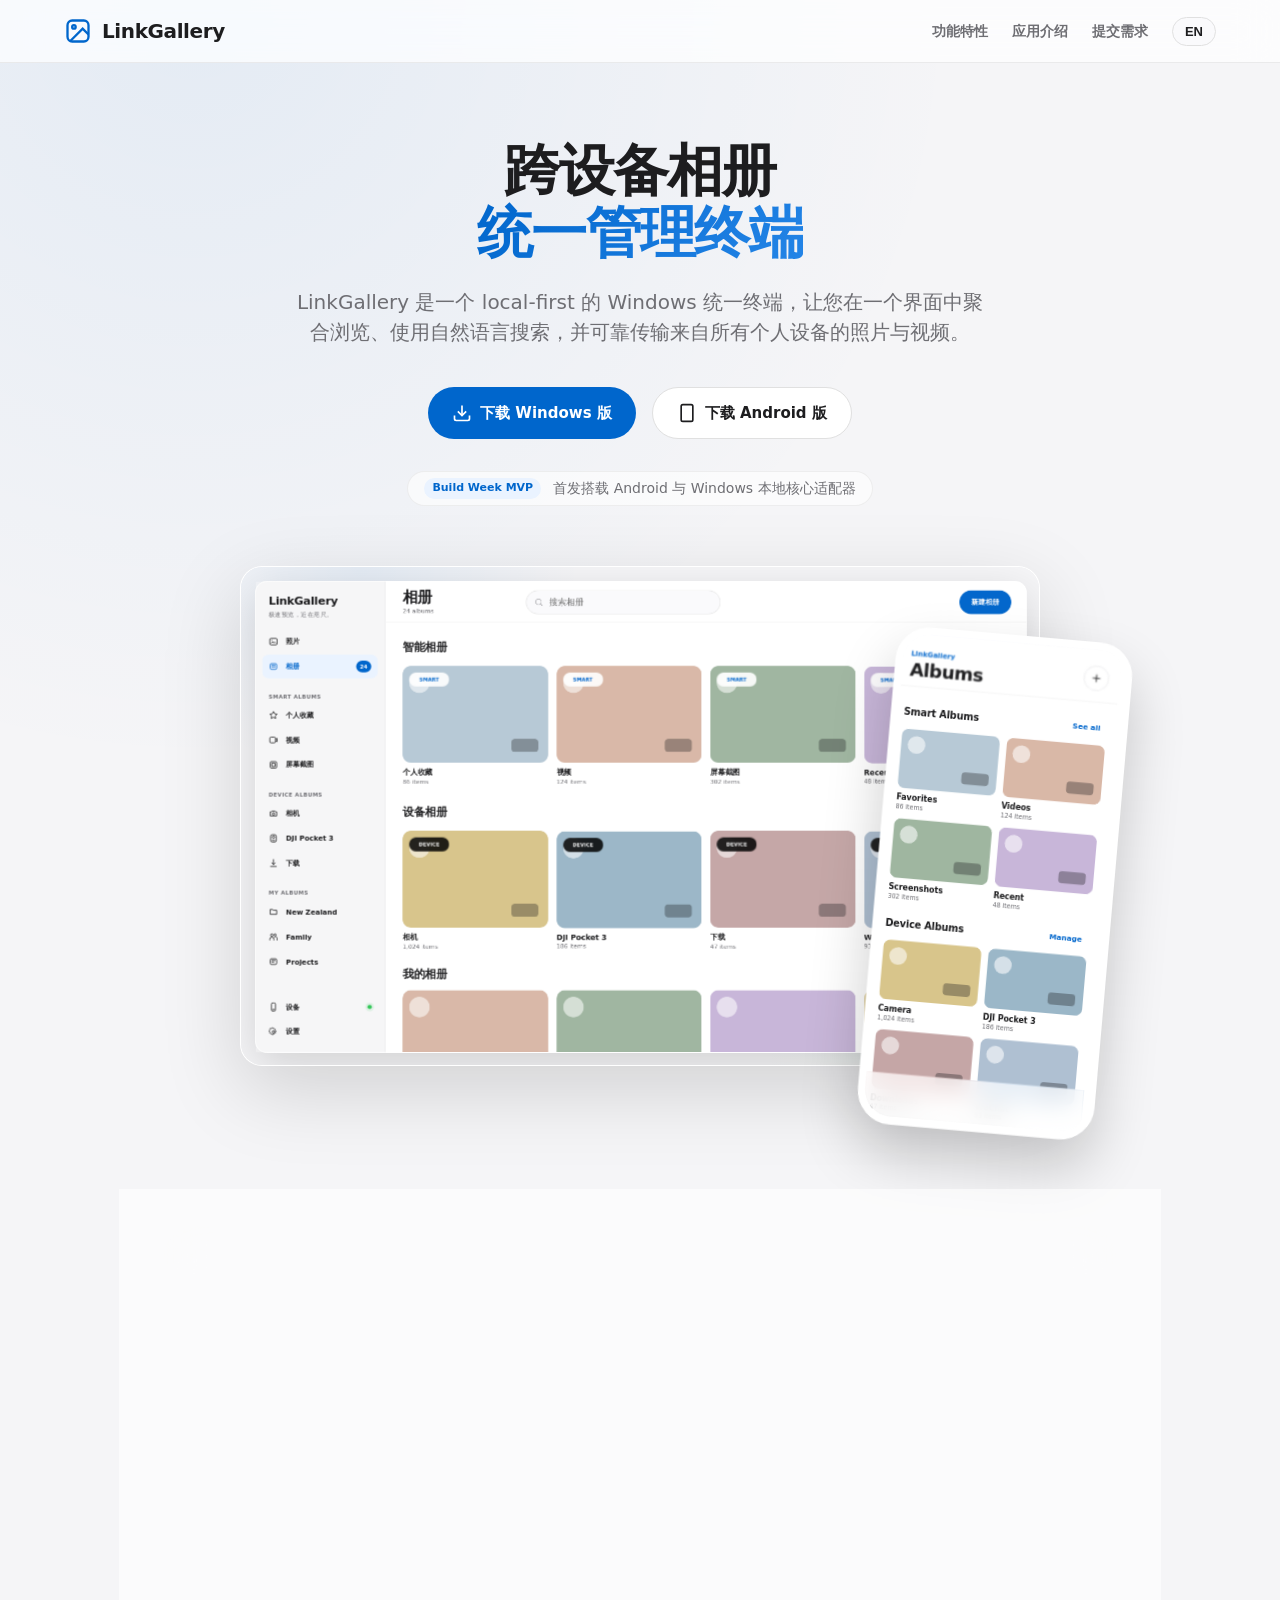
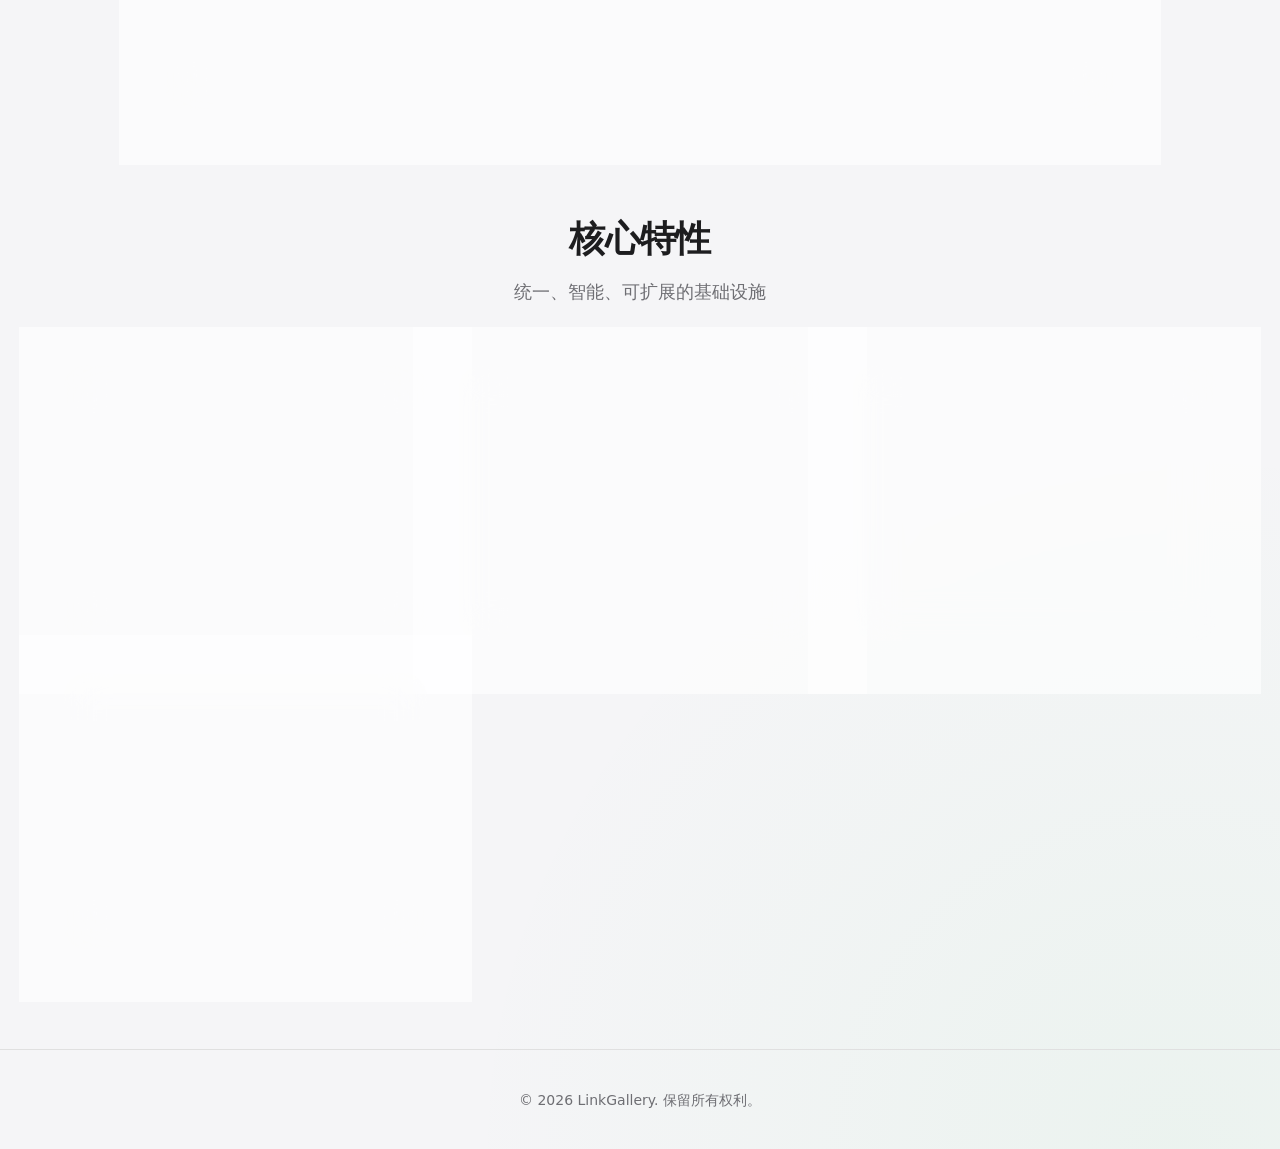
<file: website/index.html>
<!doctype html>
<html lang="zh-CN">
<head>
  <meta charset="utf-8" />
  <meta name="viewport" content="width=device-width, initial-scale=1, viewport-fit=cover" />
  <meta name="theme-color" content="#f5f5f7" />
  <title>LinkGallery | 跨设备统一相册终端 / Unified Photo Terminal</title>
  <meta name="description" content="LinkGallery is a local-first Windows photo terminal that unifies media from multiple personal devices and lets users find and transfer photos using natural language." />
  <link rel="stylesheet" href="css/style.css" />
</head>
<body class="lang-zh">
  <nav class="navbar">
    <div class="nav-content">
      <div class="brand">
        <svg class="brand-logo" viewBox="0 0 24 24" fill="none" stroke="currentColor" stroke-width="2">
          <rect x="3" y="3" width="18" height="18" rx="4" ry="4"></rect>
          <circle cx="8.5" cy="8.5" r="1.5"></circle>
          <polyline points="21 15 16 10 5 21"></polyline>
        </svg>
        <span class="brand-text">LinkGallery</span>
      </div>
      <div class="nav-links">
        <a href="#features">
          <span class="zh">功能特性</span>
          <span class="en">Features</span>
        </a>
        <a href="#intro">
          <span class="zh">应用介绍</span>
          <span class="en">Introduction</span>
        </a>
        <a href="feedback.html">
          <span class="zh">提交需求</span>
          <span class="en">Request Device</span>
        </a>
        <div class="lang-switcher">
          <button id="langToggle">
            <span class="zh">EN</span>
            <span class="en">中文</span>
          </button>
        </div>
      </div>
    </div>
  </nav>

  <main>
    <section class="hero">
      <div class="hero-content">
        <h1 class="hero-title">
          <span class="zh">跨设备相册<br/><span class="text-gradient">统一管理终端</span></span>
          <span class="en">Unified Photo<br/><span class="text-gradient">Terminal</span></span>
        </h1>
        <p class="hero-subtitle">
          <span class="zh">LinkGallery 是一个 local-first 的 Windows 统一终端，让您在一个界面中聚合浏览、使用自然语言搜索，并可靠传输来自所有个人设备的照片与视频。</span>
          <span class="en">LinkGallery is a local-first Windows photo terminal that unifies media from multiple personal devices and lets users find and transfer photos using natural language.</span>
        </p>
        <div class="hero-cta">
          <a href="https://github.com/xyan1773/LinkGallery/releases/latest/download/LinkGallery-Windows-x64.exe" class="btn btn-primary" download>
            <svg viewBox="0 0 24 24" fill="none" stroke="currentColor" stroke-width="2"><path d="M21 15v4a2 2 0 0 1-2 2H5a2 2 0 0 1-2-2v-4"></path><polyline points="7 10 12 15 17 10"></polyline><line x1="12" y1="15" x2="12" y2="3"></line></svg>
            <span class="zh">下载 Windows 版</span>
            <span class="en">Download for Windows</span>
          </a>
          <a href="https://github.com/xyan1773/LinkGallery/releases/latest/download/LinkGallery-Android-debug.apk" class="btn btn-secondary" download>
            <svg viewBox="0 0 24 24" fill="none" stroke="currentColor" stroke-width="2"><rect x="5" y="2" width="14" height="20" rx="2" ry="2"></rect><line x1="12" y1="18" x2="12.01" y2="18"></line></svg>
            <span class="zh">下载 Android 版</span>
            <span class="en">Download for Android</span>
          </a>
        </div>
        <div class="coming-soon">
          <span class="badge">
            <span class="zh">Build Week MVP</span>
            <span class="en">Build Week MVP</span>
          </span>
          <span class="zh">首发搭载 Android 与 Windows 本地核心适配器</span>
          <span class="en">Featuring Android and Windows Local adapters</span>
        </div>
      </div>

      <!-- Actual Mockups loaded via iframe -->
      <div class="hero-visuals real-mockups">
        <div class="iframe-container desktop-iframe">
          <iframe src="mockups/desktop.html" frameborder="0" scrolling="no"></iframe>
        </div>
        <div class="iframe-container mobile-iframe">
          <iframe src="mockups/android.html" frameborder="0" scrolling="no"></iframe>
        </div>
      </div>
    </section>

    <section id="intro" class="intro-section">
      <div class="intro-content">
        <h2 class="section-title">
          <span class="zh">为什么开发 LinkGallery？</span>
          <span class="en">Why build LinkGallery?</span>
        </h2>
        <div class="intro-text">
          <p class="zh">
            现代人的照片管理极度割裂：Android 有自己的图库协议，iPhone 依赖 Apple 生态，DJI Pocket 3 有专门的 App，相机依靠 SD 卡，而 Windows 本地照片又散落在不同文件夹。每个平台的搜索、预览和导出方式都截然不同。<br/><br/>
            <strong>我们要解决的不是“如何把照片从手机传到电脑”，而是“如何通过一个一致的界面管理所有个人设备的照片？”</strong><br/><br/>
            因此我们设计了核心平台 + 设备适配器（Adapters）的统一架构。Windows UI 不需要关心照片来自哪里，它只对接统一的 <code>IMediaSource</code> 接口。这使得跨设备聚合浏览与全局 AI 搜索成为可能。
          </p>
          <p class="en">
            Photo management today is highly fragmented: Android has its own protocols, iPhone relies on Apple's ecosystem, DJI requires specific apps, cameras use SD cards, and Windows local photos are scattered. Every platform has a completely different way to search, preview, and export.<br/><br/>
            <strong>We aren't just solving "how to copy photos to a PC". We are solving "how to manage photos across all personal devices through one consistent interface".</strong><br/><br/>
            LinkGallery introduces a Core Platform + Device Adapters architecture. The Windows UI doesn't care where photos come from; it talks to a unified <code>IMediaSource</code> interface. This makes true cross-device aggregation and global AI search possible.
          </p>
        </div>
      </div>
    </section>

    <section id="features" class="features">
      <div class="section-header">
        <h2 class="section-title">
          <span class="zh">核心特性</span>
          <span class="en">Core Features</span>
        </h2>
        <p class="section-subtitle">
          <span class="zh">统一、智能、可扩展的基础设施</span>
          <span class="en">Unified, intelligent, and extensible infrastructure</span>
        </p>
      </div>
      <div class="feature-grid">
        <div class="feature-card">
          <div class="feature-icon">
            <svg viewBox="0 0 24 24" fill="none" stroke="currentColor" stroke-width="2"><rect x="2" y="3" width="20" height="14" rx="2" ry="2"></rect><line x1="8" y1="21" x2="16" y2="21"></line><line x1="12" y1="17" x2="12" y2="21"></line></svg>
          </div>
          <h3>
            <span class="zh">跨设备统一终端</span>
            <span class="en">Unified Interface</span>
          </h3>
          <p>
            <span class="zh">左侧同时显示本地 PC 和各种智能设备。用户在一个界面聚合浏览多个来源的照片，按时间、文件类型或设备进行全局筛选。</span>
            <span class="en">Browse "This PC" and your phone side-by-side. View photos from multiple sources in a single aggregated timeline, and filter by date, type, or device.</span>
          </p>
        </div>
        <div class="feature-card">
          <div class="feature-icon">
            <svg viewBox="0 0 24 24" fill="none" stroke="currentColor" stroke-width="2"><circle cx="11" cy="11" r="8"></circle><line x1="21" y1="21" x2="16.65" y2="16.65"></line><polyline points="11 8 11 11 14 14"></polyline></svg>
          </div>
          <h3>
            <span class="zh">自然语言全局搜索 (AI)</span>
            <span class="en">Natural Language Search</span>
          </h3>
          <p>
            <span class="zh">"找一下上周末在手机和电脑里的所有美食照片"。AI 会解析意图，自动在所有已连接设备中统一检索，并标明来源。</span>
            <span class="en">"Show me all photos of food taken last weekend across my phone and computer." AI translates this into a structured query across all connected adapters.</span>
          </p>
        </div>
        <div class="feature-card">
          <div class="feature-icon">
            <svg viewBox="0 0 24 24" fill="none" stroke="currentColor" stroke-width="2"><polygon points="12 2 2 7 12 12 22 7 12 2"></polygon><polyline points="2 17 12 22 22 17"></polyline><polyline points="2 12 12 17 22 12"></polyline></svg>
          </div>
          <h3>
            <span class="zh">可插拔适配器架构</span>
            <span class="en">Pluggable Adapters</span>
          </h3>
          <p>
            <span class="zh">底层抽象统一接口。除了 Android 和 Windows，未来可轻松扩展 DJI、iPhone、SD 卡或 NAS 作为标准数据源。</span>
            <span class="en">Built on a foundational source interface. Future-proof and extensible for DJI, iPhone, SD cards, and NAS as standardized data sources.</span>
          </p>
        </div>
        <div class="feature-card">
          <div class="feature-icon">
            <svg viewBox="0 0 24 24" fill="none" stroke="currentColor" stroke-width="2"><path d="M12 2v20"></path><path d="m17 5-5-3-5 3"></path><path d="m17 19-5 3-5-3"></path><path d="M2 12h20"></path><path d="m5 7-3 5 3 5"></path><path d="m19 7 3 5-3 5"></path></svg>
          </div>
          <h3>
            <span class="zh">极客级可靠传输</span>
            <span class="en">Reliable Local Transfer</span>
          </h3>
          <p>
            <span class="zh">跨设备复制照片时支持断点续传与完备的文件校验，杜绝损坏文件。同时设备源端始终保持只读，保障绝对安全。</span>
            <span class="en">Copy photos across devices with resumable transfer support and post-transfer validation. Source devices remain strictly read-only.</span>
          </p>
        </div>
      </div>
    </section>
  </main>

  <footer class="footer">
    <p>
      <span class="zh">&copy; 2026 LinkGallery. 保留所有权利。</span>
      <span class="en">&copy; 2026 LinkGallery. All rights reserved.</span>
    </p>
  </footer>

  <script src="js/main.js"></script>
</body>
</html>
</file>
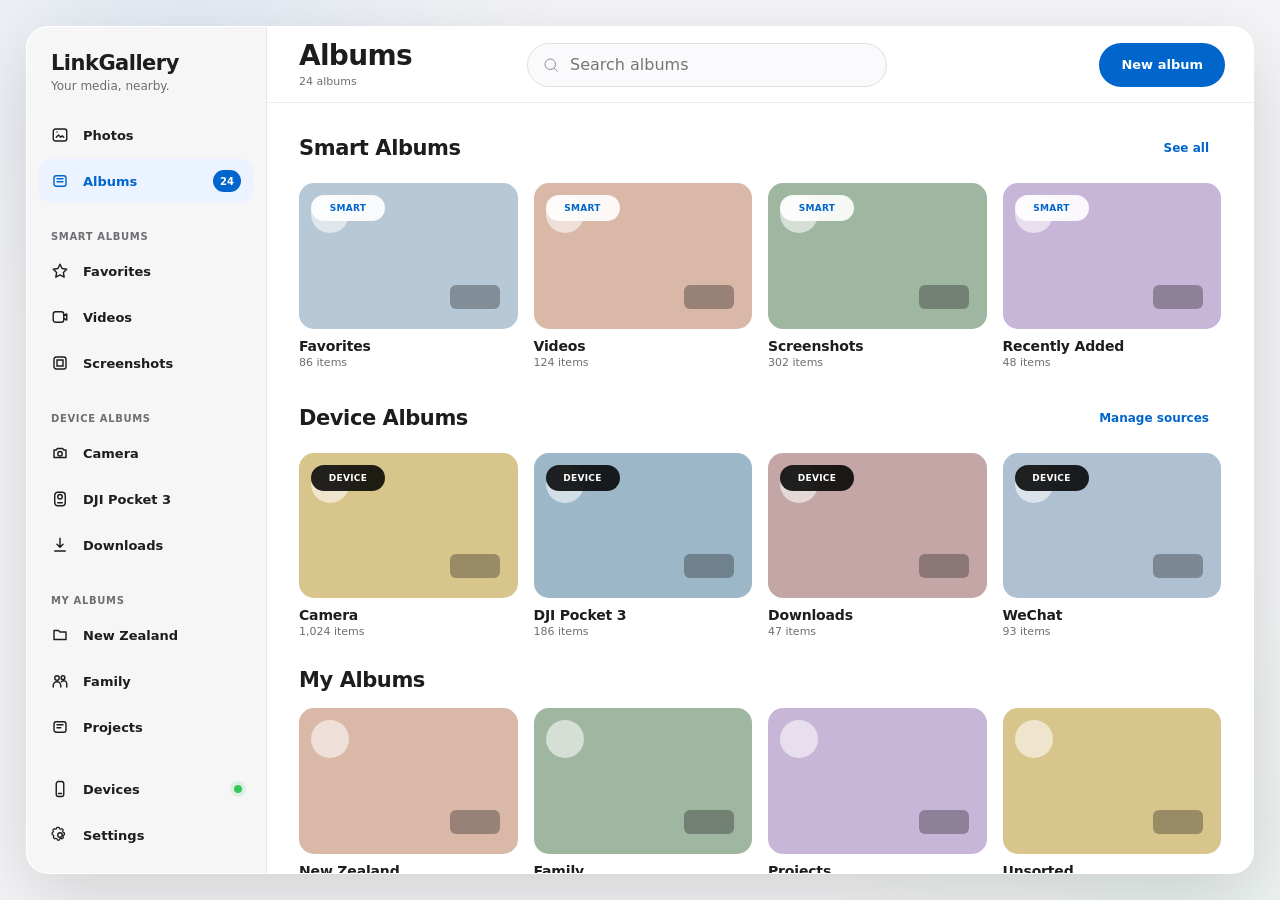
<file: android_mockup.html>
<!doctype html>
<html lang="zh-CN">
<head>
  <meta charset="utf-8" />
  <meta name="viewport" content="width=device-width, initial-scale=1" />
  <meta name="theme-color" content="#f5f5f7" />
  <title>LinkGallery Desktop HTML Mockup</title>
  <style>
    :root {
      --blue: #0066cc;
      --blue-strong: #0071e3;
      --blue-soft: #eaf3ff;
      --ink: #1d1d1f;
      --muted: #6e6e73;
      --canvas: #ffffff;
      --parchment: #f5f5f7;
      --surface: #fafafc;
      --line: #e0e0e0;
      --dark: #1c1c1e;
      --success: #34c759;
      --warning: #ff9f0a;
      --danger: #ff3b30;
      --glass-light: rgba(255,255,255,.72);
      --glass-dark: rgba(28,28,30,.62);
      --ease: cubic-bezier(.2,.8,.2,1);
      --sidebar: 240px;
      --inspector: 330px;
      --shadow: 0 24px 80px rgba(0,0,0,.15);
    }

    * {
      box-sizing: border-box;
      -webkit-tap-highlight-color: transparent;
    }

    html, body {
      margin: 0;
      min-height: 100%;
      background:
        radial-gradient(circle at 15% 0%, rgba(0,102,204,.07), transparent 26%),
        radial-gradient(circle at 92% 100%, rgba(52,199,89,.05), transparent 24%),
        var(--parchment);
      color: var(--ink);
      font-family: Inter, ui-sans-serif, system-ui, -apple-system, BlinkMacSystemFont,
        "Segoe UI", "PingFang SC", "Microsoft YaHei", sans-serif;
    }

    button, input, select {
      font: inherit;
    }

    button {
      border: 0;
    }

    .page-shell {
      min-height: 100dvh;
      display: grid;
      place-items: center;
      padding: 26px;
    }

    .window {
      position: relative;
      width: min(1480px, calc(100vw - 52px));
      height: min(920px, calc(100dvh - 52px));
      min-height: 700px;
      overflow: hidden;
      border-radius: 22px;
      background: var(--canvas);
      box-shadow: var(--shadow);
      border: 1px solid rgba(255,255,255,.9);
      display: grid;
      grid-template-columns: var(--sidebar) minmax(0,1fr);
      isolation: isolate;
    }

    .sidebar {
      position: relative;
      z-index: 5;
      display: flex;
      flex-direction: column;
      min-width: 0;
      background: rgba(245,245,247,.9);
      backdrop-filter: saturate(145%) blur(22px);
      border-right: 1px solid rgba(224,224,224,.7);
      padding: 24px 12px 16px;
    }

    .brand {
      padding: 0 12px 20px;
    }

    .brand-title {
      margin: 0;
      font-size: 21px;
      font-weight: 750;
      letter-spacing: -.025em;
    }

    .brand-subtitle {
      margin-top: 4px;
      color: var(--muted);
      font-size: 12px;
    }

    .sidebar-scroll {
      flex: 1;
      overflow-y: auto;
      scrollbar-width: none;
      padding-right: 1px;
    }

    .sidebar-scroll::-webkit-scrollbar {
      display: none;
    }

    .nav-section {
      margin-bottom: 18px;
    }

    .nav-heading {
      padding: 10px 12px 7px;
      color: var(--muted);
      font-size: 10px;
      font-weight: 800;
      letter-spacing: .065em;
    }

    .nav-item {
      width: 100%;
      min-height: 44px;
      display: grid;
      grid-template-columns: 24px minmax(0,1fr) auto;
      align-items: center;
      gap: 8px;
      padding: 0 12px;
      border-radius: 12px;
      background: transparent;
      color: var(--ink);
      cursor: pointer;
      text-align: left;
      transition:
        transform 80ms var(--ease),
        background 120ms var(--ease),
        color 120ms var(--ease);
    }

    .nav-item + .nav-item {
      margin-top: 2px;
    }

    .nav-item:hover {
      background: var(--blue-soft);
      color: var(--blue);
    }

    .nav-item:active {
      transform: scale(.97);
      background: var(--blue);
      color: white;
    }

    .nav-item.active {
      background: var(--blue-soft);
      color: var(--blue);
    }

    .nav-icon {
      width: 18px;
      height: 18px;
      stroke-width: 1.9;
    }

    .nav-label {
      overflow: hidden;
      white-space: nowrap;
      text-overflow: ellipsis;
      font-size: 13px;
      font-weight: 680;
    }

    .badge {
      min-width: 28px;
      height: 22px;
      padding: 0 7px;
      display: inline-grid;
      place-items: center;
      border-radius: 999px;
      background: var(--blue);
      color: white;
      font-size: 10px;
      font-weight: 800;
    }

    .status-dot {
      width: 8px;
      height: 8px;
      border-radius: 50%;
      background: var(--success);
      box-shadow: 0 0 0 4px rgba(52,199,89,.12);
    }

    .main {
      position: relative;
      min-width: 0;
      min-height: 0;
      background: var(--canvas);
      overflow: hidden;
    }

    .view {
      position: absolute;
      inset: 0;
      display: none;
      grid-template-rows: auto minmax(0,1fr);
      background: var(--canvas);
    }

    .view.active {
      display: grid;
      animation: enter 220ms var(--ease);
    }

    @keyframes enter {
      from { opacity: 0; transform: translateY(8px); }
      to { opacity: 1; transform: translateY(0); }
    }

    .toolbar {
      position: relative;
      z-index: 4;
      min-height: 76px;
      display: flex;
      align-items: center;
      gap: 18px;
      padding: 12px 28px 12px 32px;
      background: rgba(255,255,255,.84);
      backdrop-filter: saturate(160%) blur(20px);
      border-bottom: 1px solid rgba(224,224,224,.64);
    }

    .toolbar-title {
      min-width: 210px;
    }

    .toolbar h1 {
      margin: 0;
      font-size: 28px;
      line-height: 1.05;
      font-weight: 760;
      letter-spacing: -.025em;
    }

    .toolbar-meta {
      margin-top: 4px;
      color: var(--muted);
      font-size: 11px;
    }

    .toolbar-spacer {
      flex: 1;
    }

    .search {
      position: relative;
      width: min(360px, 35vw);
      min-width: 220px;
    }

    .search input {
      width: 100%;
      height: 44px;
      border-radius: 999px;
      border: 1px solid var(--line);
      background: var(--surface);
      color: var(--ink);
      outline: none;
      padding: 0 42px 0 42px;
      transition:
        border-color 120ms var(--ease),
        box-shadow 120ms var(--ease),
        background 120ms var(--ease);
    }

    .search input:focus {
      border-color: var(--blue);
      box-shadow: 0 0 0 3px rgba(0,102,204,.12);
      background: white;
    }

    .search svg {
      position: absolute;
      left: 15px;
      top: 13px;
      width: 18px;
      height: 18px;
      color: var(--muted);
      pointer-events: none;
    }

    .icon-button,
    .secondary-button,
    .primary-button {
      min-height: 44px;
      border-radius: 999px;
      cursor: pointer;
      font-size: 13px;
      font-weight: 750;
      transition:
        transform 80ms var(--ease),
        background 120ms var(--ease),
        color 120ms var(--ease),
        border-color 120ms var(--ease);
    }

    .icon-button {
      width: 44px;
      display: inline-grid;
      place-items: center;
      background: white;
      border: 1px solid var(--line);
      color: var(--ink);
    }

    .icon-button svg {
      width: 18px;
      height: 18px;
      stroke-width: 1.9;
    }

    .icon-button:hover,
    .secondary-button:hover {
      background: var(--blue-soft);
      color: var(--blue);
      border-color: rgba(0,102,204,.18);
    }

    .icon-button:active,
    .secondary-button:active,
    .primary-button:active {
      transform: scale(.97);
      background: var(--blue);
      color: white;
    }

    .secondary-button {
      padding: 0 18px;
      background: white;
      border: 1px solid var(--line);
      color: var(--ink);
    }

    .primary-button {
      padding: 0 22px;
      background: var(--blue);
      color: white;
    }

    .primary-button:hover {
      background: var(--blue-strong);
    }

    .content {
      min-height: 0;
      overflow: auto;
      scrollbar-width: thin;
      scrollbar-color: #d1d1d6 transparent;
    }

    .content-inner {
      padding: 26px 32px 48px;
    }

    .section {
      margin-bottom: 30px;
    }

    .section:last-child {
      margin-bottom: 0;
    }

    .section-header {
      display: flex;
      align-items: center;
      justify-content: space-between;
      margin-bottom: 16px;
      gap: 20px;
    }

    .section-title {
      margin: 0;
      font-size: 21px;
      font-weight: 760;
      letter-spacing: -.02em;
    }

    .section-action {
      min-height: 38px;
      padding: 0 12px;
      border-radius: 999px;
      color: var(--blue);
      background: transparent;
      font-size: 12px;
      font-weight: 750;
      cursor: pointer;
    }

    .section-action:hover {
      background: var(--blue-soft);
    }

    .album-grid {
      display: grid;
      grid-template-columns: repeat(4, minmax(145px, 1fr));
      gap: 20px 16px;
    }

    .album-card {
      text-align: left;
      color: inherit;
      background: transparent;
      padding: 0;
      border-radius: 16px;
      cursor: pointer;
      transition: transform 80ms var(--ease);
    }

    .album-card:active {
      transform: scale(.98);
    }

    .album-cover {
      position: relative;
      aspect-ratio: 1.5;
      border-radius: 15px;
      overflow: hidden;
      background: var(--cover);
      transition:
        outline-color 120ms var(--ease),
        filter 120ms var(--ease);
    }

    .album-cover::before {
      content: "";
      position: absolute;
      width: 38px;
      height: 38px;
      left: 12px;
      top: 12px;
      border-radius: 50%;
      background: rgba(255,255,255,.56);
    }

    .album-cover::after {
      content: "";
      position: absolute;
      right: 18px;
      bottom: 20px;
      width: 50px;
      height: 24px;
      border-radius: 6px;
      background: rgba(29,29,31,.34);
    }

    .album-card:hover .album-cover {
      outline: 2px solid rgba(0,102,204,.26);
      outline-offset: -2px;
      filter: brightness(.99);
    }

    .album-tag {
      position: absolute;
      left: 12px;
      top: 12px;
      min-width: 74px;
      height: 26px;
      display: inline-grid;
      place-items: center;
      padding: 0 10px;
      border-radius: 999px;
      background: rgba(255,255,255,.9);
      color: var(--blue);
      font-size: 9px;
      font-weight: 850;
      letter-spacing: .03em;
      z-index: 2;
      backdrop-filter: blur(10px);
    }

    .album-tag.device {
      color: white;
      background: rgba(0,0,0,.86);
    }

    .album-name {
      margin-top: 9px;
      font-size: 14px;
      font-weight: 760;
      letter-spacing: -.012em;
    }

    .album-count {
      margin-top: 2px;
      color: var(--muted);
      font-size: 11px;
    }

    .photos-layout {
      height: 100%;
      display: grid;
      grid-template-columns: minmax(0,1fr) var(--inspector);
      min-height: 0;
    }

    .media-pane {
      min-width: 0;
      min-height: 0;
      overflow: auto;
    }

    .inspector {
      position: relative;
      min-width: 0;
      background: rgba(250,250,252,.84);
      backdrop-filter: saturate(150%) blur(20px);
      border-left: 1px solid rgba(224,224,224,.8);
      padding: 22px;
      overflow-y: auto;
    }

    .inspector-preview {
      position: relative;
      aspect-ratio: 1.2;
      border-radius: 18px;
      overflow: hidden;
      background: var(--cover, #b7c9d6);
      margin-bottom: 20px;
    }

    .inspector-preview::before {
      content: "";
      position: absolute;
      width: 54px;
      height: 54px;
      left: 18px;
      top: 18px;
      border-radius: 50%;
      background: rgba(255,255,255,.52);
    }

    .inspector-preview::after {
      content: "";
      position: absolute;
      right: 22px;
      bottom: 22px;
      width: 80px;
      height: 34px;
      border-radius: 9px;
      background: rgba(29,29,31,.34);
    }

    .inspector-title {
      margin: 0;
      font-size: 17px;
      font-weight: 760;
    }

    .inspector-meta {
      margin-top: 5px;
      color: var(--muted);
      font-size: 12px;
    }

    .meta-list {
      margin: 20px 0;
      border-top: 1px solid var(--line);
    }

    .meta-row {
      display: flex;
      justify-content: space-between;
      gap: 16px;
      min-height: 44px;
      align-items: center;
      border-bottom: 1px solid var(--line);
      font-size: 12px;
    }

    .meta-row span:first-child {
      color: var(--muted);
    }

    .media-grid {
      display: grid;
      grid-template-columns: repeat(5, minmax(120px, 1fr));
      gap: 10px;
    }

    .media-tile {
      position: relative;
      aspect-ratio: 1.18;
      border-radius: 11px;
      overflow: hidden;
      background: var(--cover);
      cursor: pointer;
      border: 0;
      transition:
        transform 80ms var(--ease),
        outline-color 120ms var(--ease);
    }

    .media-tile::before {
      content: "";
      position: absolute;
      width: 34px;
      height: 34px;
      left: 12px;
      top: 12px;
      border-radius: 50%;
      background: rgba(255,255,255,.56);
    }

    .media-tile::after {
      content: "";
      position: absolute;
      right: 13px;
      bottom: 13px;
      width: 42px;
      height: 22px;
      border-radius: 6px;
      background: rgba(29,29,31,.32);
    }

    .media-tile:hover {
      outline: 2px solid rgba(0,102,204,.22);
      outline-offset: -2px;
    }

    .media-tile:active {
      transform: scale(.96);
    }

    .media-tile.selected {
      outline: 2px solid var(--blue);
      outline-offset: -2px;
    }

    .media-tile.selected .check {
      transform: scale(1);
      opacity: 1;
    }

    .check {
      position: absolute;
      z-index: 3;
      right: 10px;
      top: 10px;
      width: 25px;
      height: 25px;
      display: grid;
      place-items: center;
      border-radius: 50%;
      background: var(--blue);
      color: white;
      font-size: 13px;
      font-weight: 900;
      transform: scale(.6);
      opacity: 0;
      transition:
        transform 180ms var(--ease),
        opacity 140ms var(--ease);
    }

    .date-heading {
      margin: 8px 0 12px;
      font-size: 17px;
      font-weight: 760;
    }

    .segmented {
      display: flex;
      gap: 8px;
      margin-bottom: 18px;
    }

    .segment {
      min-width: 96px;
      min-height: 36px;
      border-radius: 999px;
      background: white;
      border: 1px solid var(--line);
      color: var(--ink);
      font-size: 12px;
      font-weight: 760;
      cursor: pointer;
      transition:
        transform 80ms var(--ease),
        background 120ms var(--ease),
        color 120ms var(--ease);
    }

    .segment.active {
      background: var(--blue);
      color: white;
      border-color: var(--blue);
    }

    .segment:active {
      transform: scale(.97);
    }

    .device-grid {
      display: grid;
      grid-template-columns: repeat(2, minmax(280px, 1fr));
      gap: 18px;
    }

    .device-card,
    .settings-card {
      border: 1px solid var(--line);
      border-radius: 20px;
      background: white;
      padding: 20px;
    }

    .device-card.connected {
      border-color: rgba(52,199,89,.28);
      background:
        linear-gradient(180deg, rgba(52,199,89,.04), white 50%);
    }

    .device-card-head {
      display: flex;
      align-items: center;
      gap: 12px;
    }

    .device-icon {
      width: 48px;
      height: 48px;
      display: grid;
      place-items: center;
      border-radius: 15px;
      background: var(--blue-soft);
      color: var(--blue);
    }

    .device-icon svg {
      width: 24px;
      height: 24px;
    }

    .device-card h3 {
      margin: 0;
      font-size: 16px;
    }

    .device-card p {
      margin: 5px 0 0;
      color: var(--muted);
      font-size: 12px;
    }

    .device-actions {
      display: flex;
      gap: 10px;
      margin-top: 18px;
    }

    .setting-row {
      min-height: 66px;
      display: grid;
      grid-template-columns: 42px minmax(0,1fr) auto;
      align-items: center;
      gap: 12px;
      padding: 8px 2px;
    }

    .setting-row + .setting-row {
      border-top: 1px solid var(--line);
    }

    .setting-icon {
      width: 38px;
      height: 38px;
      display: grid;
      place-items: center;
      border-radius: 12px;
      background: var(--blue-soft);
      color: var(--blue);
    }

    .setting-title {
      font-size: 13px;
      font-weight: 760;
    }

    .setting-subtitle {
      margin-top: 3px;
      color: var(--muted);
      font-size: 11px;
    }

    .switch {
      position: relative;
      width: 50px;
      height: 30px;
      border-radius: 999px;
      background: #d1d1d6;
      cursor: pointer;
      transition: background 160ms var(--ease);
    }

    .switch::after {
      content: "";
      position: absolute;
      left: 3px;
      top: 3px;
      width: 24px;
      height: 24px;
      border-radius: 50%;
      background: white;
      box-shadow: 0 2px 7px rgba(0,0,0,.17);
      transition: transform 180ms var(--ease);
    }

    .switch.on {
      background: var(--blue);
    }

    .switch.on::after {
      transform: translateX(20px);
    }

    .modal-backdrop {
      position: absolute;
      z-index: 40;
      inset: 0;
      display: none;
      place-items: center;
      background: rgba(0,0,0,.22);
      backdrop-filter: blur(9px);
    }

    .modal-backdrop.show {
      display: grid;
    }

    .modal {
      width: min(440px, calc(100% - 40px));
      padding: 24px;
      border-radius: 24px;
      background: rgba(255,255,255,.86);
      backdrop-filter: saturate(170%) blur(24px);
      border: 1px solid rgba(255,255,255,.7);
      box-shadow: 0 28px 90px rgba(0,0,0,.2);
      animation: modal-in 220ms var(--ease);
    }

    @keyframes modal-in {
      from { opacity: 0; transform: scale(.96) translateY(8px); }
      to { opacity: 1; transform: scale(1) translateY(0); }
    }

    .modal h2 {
      margin: 0;
      font-size: 22px;
    }

    .modal p {
      margin: 8px 0 18px;
      color: var(--muted);
      font-size: 13px;
      line-height: 1.55;
    }

    .modal input {
      width: 100%;
      height: 46px;
      border-radius: 14px;
      border: 1px solid var(--line);
      padding: 0 14px;
      outline: none;
      background: white;
    }

    .modal input:focus {
      border-color: var(--blue);
      box-shadow: 0 0 0 3px rgba(0,102,204,.12);
    }

    .modal-actions {
      display: flex;
      justify-content: flex-end;
      gap: 10px;
      margin-top: 20px;
    }

    .toast {
      position: absolute;
      z-index: 80;
      left: 50%;
      bottom: 24px;
      max-width: calc(100% - 48px);
      transform: translate(-50%, 16px);
      padding: 12px 18px;
      border-radius: 999px;
      color: white;
      background: rgba(29,29,31,.86);
      backdrop-filter: blur(18px);
      font-size: 12px;
      opacity: 0;
      pointer-events: none;
      transition:
        opacity 180ms var(--ease),
        transform 180ms var(--ease);
    }

    .toast.show {
      opacity: 1;
      transform: translate(-50%, 0);
    }

    .viewer {
      position: absolute;
      z-index: 60;
      inset: 0;
      display: none;
      background: #050505;
      color: white;
    }

    .viewer.show {
      display: block;
    }

    .viewer-stage {
      position: absolute;
      inset: 0;
      display: grid;
      place-items: center;
      overflow: hidden;
    }

    .viewer-photo {
      width: min(70vw, 880px);
      aspect-ratio: 1.45;
      border-radius: 22px;
      background: var(--viewer-cover, #9bb7c8);
      position: relative;
      transition: transform 200ms var(--ease);
    }

    .viewer-photo::before {
      content: "";
      position: absolute;
      width: 130px;
      height: 130px;
      left: 8%;
      top: 12%;
      border-radius: 50%;
      background: rgba(255,255,255,.5);
    }

    .viewer-photo::after {
      content: "";
      position: absolute;
      width: 34%;
      height: 22%;
      right: 10%;
      bottom: 14%;
      border-radius: 20px;
      background: rgba(0,0,0,.28);
    }

    .viewer-bar {
      position: absolute;
      z-index: 2;
      left: 24px;
      right: 24px;
      top: 20px;
      min-height: 64px;
      display: flex;
      align-items: center;
      gap: 12px;
      padding: 10px 14px;
      border-radius: 24px;
      background: var(--glass-dark);
      backdrop-filter: saturate(150%) blur(20px);
      border: 1px solid rgba(255,255,255,.16);
    }

    .viewer-bar .icon-button {
      color: white;
      background: rgba(255,255,255,.1);
      border-color: rgba(255,255,255,.12);
    }

    .viewer-name {
      flex: 1;
      min-width: 0;
      font-size: 13px;
      font-weight: 700;
    }

    .viewer-name span {
      display: block;
      color: rgba(255,255,255,.58);
      font-size: 10px;
      font-weight: 500;
      margin-top: 2px;
    }

    @media (max-width: 1200px) {
      :root { --inspector: 280px; }
      .album-grid { grid-template-columns: repeat(3, minmax(145px, 1fr)); }
      .media-grid { grid-template-columns: repeat(4, minmax(120px,1fr)); }
    }

    @media (max-width: 960px) {
      :root { --sidebar: 82px; }
      .brand-title, .brand-subtitle, .nav-label, .nav-heading, .badge { display: none; }
      .brand { padding: 0 8px 18px; text-align: center; }
      .brand::before {
        content: "LG";
        display: inline-grid;
        place-items: center;
        width: 42px;
        height: 42px;
        border-radius: 14px;
        background: var(--blue);
        color: white;
        font-weight: 800;
      }
      .nav-item {
        display: grid;
        grid-template-columns: 1fr;
        justify-items: center;
        padding: 0;
      }
      .nav-icon { width: 20px; height: 20px; }
      .photos-layout { grid-template-columns: minmax(0,1fr); }
      .inspector { display: none; }
      .album-grid { grid-template-columns: repeat(3, minmax(135px,1fr)); }
    }

    @media (max-width: 720px) {
      .page-shell { padding: 0; }
      .window {
        width: 100vw;
        height: 100dvh;
        border-radius: 0;
        border: 0;
        grid-template-columns: 72px minmax(0,1fr);
      }
      .toolbar {
        padding: 12px 16px;
        flex-wrap: wrap;
      }
      .toolbar-title { min-width: 150px; }
      .search { order: 3; width: 100%; }
      .album-grid { grid-template-columns: repeat(2, minmax(130px,1fr)); }
      .media-grid { grid-template-columns: repeat(3, minmax(95px,1fr)); }
      .device-grid { grid-template-columns: 1fr; }
      .content-inner { padding: 22px 18px 42px; }
    }

    @media (prefers-reduced-motion: reduce) {
      *, *::before, *::after {
        animation-duration: 1ms !important;
        transition-duration: 1ms !important;
        scroll-behavior: auto !important;
      }
    }
  </style>
</head>
<body>
  <main class="page-shell">
    <section class="window" aria-label="LinkGallery desktop app">
      <aside class="sidebar">
        <div class="brand">
          <h1 class="brand-title">LinkGallery</h1>
          <div class="brand-subtitle">Your media, nearby.</div>
        </div>

        <div class="sidebar-scroll">
          <div class="nav-section">
            <button class="nav-item" data-view="photos">
              <svg class="nav-icon" viewBox="0 0 24 24" fill="none" stroke="currentColor">
                <rect x="3" y="4" width="18" height="16" rx="3"/>
                <path d="m7 15 3-3 3 3 2-2 2 2M8 8h.01" stroke-linecap="round" stroke-linejoin="round"/>
              </svg>
              <span class="nav-label">Photos</span>
            </button>
            <button class="nav-item active" data-view="albums">
              <svg class="nav-icon" viewBox="0 0 24 24" fill="none" stroke="currentColor">
                <rect x="4" y="5" width="16" height="14" rx="3"/>
                <path d="M8 9h8M8 13h8" stroke-linecap="round"/>
              </svg>
              <span class="nav-label">Albums</span>
              <span class="badge">24</span>
            </button>
          </div>

          <div class="nav-section">
            <div class="nav-heading">SMART ALBUMS</div>
            <button class="nav-item album-link" data-album="favorites">
              <svg class="nav-icon" viewBox="0 0 24 24" fill="none" stroke="currentColor">
                <path d="m12 3 2.8 5.7 6.2.9-4.5 4.4 1.1 6.2L12 17.3l-5.6 2.9 1.1-6.2L3 9.6l6.2-.9L12 3Z" stroke-linejoin="round"/>
              </svg>
              <span class="nav-label">Favorites</span>
            </button>
            <button class="nav-item album-link" data-album="videos">
              <svg class="nav-icon" viewBox="0 0 24 24" fill="none" stroke="currentColor">
                <rect x="3" y="5" width="14" height="14" rx="3"/>
                <path d="m17 10 4-2v8l-4-2" stroke-linejoin="round"/>
              </svg>
              <span class="nav-label">Videos</span>
            </button>
            <button class="nav-item album-link" data-album="screenshots">
              <svg class="nav-icon" viewBox="0 0 24 24" fill="none" stroke="currentColor">
                <rect x="4" y="4" width="16" height="16" rx="3"/>
                <path d="M8 8h8v8H8z"/>
              </svg>
              <span class="nav-label">Screenshots</span>
            </button>
          </div>

          <div class="nav-section">
            <div class="nav-heading">DEVICE ALBUMS</div>
            <button class="nav-item album-link" data-album="camera">
              <svg class="nav-icon" viewBox="0 0 24 24" fill="none" stroke="currentColor">
                <path d="M4 8h3l1.5-2h7L17 8h3v10H4V8Z" stroke-linejoin="round"/>
                <circle cx="12" cy="13" r="3"/>
              </svg>
              <span class="nav-label">Camera</span>
            </button>
            <button class="nav-item album-link" data-album="dji">
              <svg class="nav-icon" viewBox="0 0 24 24" fill="none" stroke="currentColor">
                <rect x="5" y="3" width="14" height="18" rx="4"/>
                <circle cx="12" cy="9" r="3"/>
                <path d="M9 17h6" stroke-linecap="round"/>
              </svg>
              <span class="nav-label">DJI Pocket 3</span>
            </button>
            <button class="nav-item album-link" data-album="downloads">
              <svg class="nav-icon" viewBox="0 0 24 24" fill="none" stroke="currentColor">
                <path d="M12 3v12m0 0 4-4m-4 4-4-4" stroke-linecap="round" stroke-linejoin="round"/>
                <path d="M5 20h14" stroke-linecap="round"/>
              </svg>
              <span class="nav-label">Downloads</span>
            </button>
          </div>

          <div class="nav-section">
            <div class="nav-heading">MY ALBUMS</div>
            <button class="nav-item album-link" data-album="new-zealand">
              <svg class="nav-icon" viewBox="0 0 24 24" fill="none" stroke="currentColor">
                <path d="M4 6h6l2 2h8v10H4V6Z" stroke-linejoin="round"/>
              </svg>
              <span class="nav-label">New Zealand</span>
            </button>
            <button class="nav-item album-link" data-album="family">
              <svg class="nav-icon" viewBox="0 0 24 24" fill="none" stroke="currentColor">
                <path d="M8 11a3 3 0 1 0 0-6 3 3 0 0 0 0 6Zm8-1a2.5 2.5 0 1 0 0-5 2.5 2.5 0 0 0 0 5Z"/>
                <path d="M3 20v-2a5 5 0 0 1 10 0v2m1-7a4 4 0 0 1 7 2.6V20" stroke-linecap="round"/>
              </svg>
              <span class="nav-label">Family</span>
            </button>
            <button class="nav-item album-link" data-album="projects">
              <svg class="nav-icon" viewBox="0 0 24 24" fill="none" stroke="currentColor">
                <rect x="4" y="5" width="16" height="14" rx="3"/>
                <path d="M8 9h8M8 13h5" stroke-linecap="round"/>
              </svg>
              <span class="nav-label">Projects</span>
            </button>
          </div>
        </div>

        <div class="nav-section" style="margin:0">
          <button class="nav-item" data-view="devices">
            <svg class="nav-icon" viewBox="0 0 24 24" fill="none" stroke="currentColor">
              <rect x="7" y="2" width="10" height="20" rx="3"/>
              <path d="M10 18h4" stroke-linecap="round"/>
            </svg>
            <span class="nav-label">Devices</span>
            <span class="status-dot"></span>
          </button>
          <button class="nav-item" data-view="settings">
            <svg class="nav-icon" viewBox="0 0 24 24" fill="none" stroke="currentColor">
              <circle cx="12" cy="12" r="3"/>
              <path d="M19 13.5v-3l-2-.7-.7-1.7.9-1.9-2.1-2.1-1.9.9-1.7-.7L10.5 2h-3l-.7 2.2-1.7.7-1.9-.9L1.1 6.1 2 8l-.7 1.7L0 10.5v3l2 .7.7 1.7-.9 1.9 2.1 2.1 1.9-.9 1.7.7.7 2.3h3l.7-2.3 1.7-.7 1.9.9 2.1-2.1-.9-1.9.7-1.7 2-.7Z" stroke-linejoin="round" transform="translate(1.5 0) scale(.86)"/>
            </svg>
            <span class="nav-label">Settings</span>
          </button>
        </div>
      </aside>

      <section class="main">
        <section class="view active" data-view-panel="albums">
          <header class="toolbar">
            <div class="toolbar-title">
              <h1>Albums</h1>
              <div class="toolbar-meta">24 albums</div>
            </div>
            <div class="search">
              <svg viewBox="0 0 24 24" fill="none" stroke="currentColor">
                <circle cx="11" cy="11" r="7"/>
                <path d="m16.5 16.5 4 4" stroke-linecap="round"/>
              </svg>
              <input id="albumSearch" type="search" placeholder="Search albums" />
            </div>
            <div class="toolbar-spacer"></div>
            <button class="primary-button" id="newAlbumBtn">New album</button>
          </header>

          <div class="content">
            <div class="content-inner">
              <section class="section">
                <div class="section-header">
                  <h2 class="section-title">Smart Albums</h2>
                  <button class="section-action">See all</button>
                </div>
                <div class="album-grid" id="smartAlbumGrid"></div>
              </section>

              <section class="section">
                <div class="section-header">
                  <h2 class="section-title">Device Albums</h2>
                  <button class="section-action" data-view="devices">Manage sources</button>
                </div>
                <div class="album-grid" id="deviceAlbumGrid"></div>
              </section>

              <section class="section">
                <div class="section-header">
                  <h2 class="section-title">My Albums</h2>
                </div>
                <div class="album-grid" id="myAlbumGrid"></div>
              </section>
            </div>
          </div>
        </section>

        <section class="view" data-view-panel="photos">
          <header class="toolbar">
            <div class="toolbar-title">
              <h1>Photos</h1>
              <div class="toolbar-meta">1,421 items · Connected</div>
            </div>
            <div class="search">
              <svg viewBox="0 0 24 24" fill="none" stroke="currentColor">
                <circle cx="11" cy="11" r="7"/>
                <path d="m16.5 16.5 4 4" stroke-linecap="round"/>
              </svg>
              <input id="photoSearch" type="search" placeholder="Search media" />
            </div>
            <div class="toolbar-spacer"></div>
            <button class="secondary-button" id="selectBtn">Select</button>
            <button class="icon-button" title="Grid size" aria-label="Grid size">
              <svg viewBox="0 0 24 24" fill="none" stroke="currentColor">
                <rect x="4" y="4" width="6" height="6" rx="1"/>
                <rect x="14" y="4" width="6" height="6" rx="1"/>
                <rect x="4" y="14" width="6" height="6" rx="1"/>
                <rect x="14" y="14" width="6" height="6" rx="1"/>
              </svg>
            </button>
          </header>

          <div class="photos-layout">
            <div class="media-pane content">
              <div class="content-inner">
                <div class="date-heading">3 July 2026</div>
                <div class="media-grid" id="photoGrid"></div>
                <div class="date-heading" style="margin-top:28px">2 July 2026</div>
                <div class="media-grid" id="photoGrid2"></div>
              </div>
            </div>

            <aside class="inspector">
              <div class="inspector-preview" id="inspectorPreview"></div>
              <h2 class="inspector-title" id="inspectorTitle">IMG_1421.HEIC</h2>
              <div class="inspector-meta">3 July 2026 · 16:42</div>
              <div class="meta-list">
                <div class="meta-row"><span>Type</span><strong>HEIC photo</strong></div>
                <div class="meta-row"><span>Dimensions</span><strong>4032 × 3024</strong></div>
                <div class="meta-row"><span>Size</span><strong>3.8 MB</strong></div>
                <div class="meta-row"><span>Source</span><strong>24129PN74C</strong></div>
              </div>
              <button class="primary-button" id="copySelectedBtn" style="width:100%">Copy to computer</button>
            </aside>
          </div>
        </section>

        <section class="view" data-view-panel="album-detail">
          <header class="toolbar">
            <button class="secondary-button" id="backToAlbums">‹ Albums</button>
            <div class="toolbar-title">
              <h1 id="albumDetailTitle">DJI Pocket 3</h1>
              <div class="toolbar-meta" id="albumDetailMeta">186 items · Device album</div>
            </div>
            <div class="toolbar-spacer"></div>
            <button class="secondary-button" id="selectAlbumItems">Select</button>
            <button class="primary-button" id="copyAlbumBtn">Copy album</button>
          </header>

          <div class="content">
            <div class="content-inner">
              <div class="segmented" id="detailSegments">
                <button class="segment active">All</button>
                <button class="segment">Photos</button>
                <button class="segment">Videos</button>
              </div>
              <div class="date-heading">3 July 2026</div>
              <div class="media-grid" id="albumMediaGrid"></div>
            </div>
          </div>
        </section>

        <section class="view" data-view-panel="devices">
          <header class="toolbar">
            <div class="toolbar-title">
              <h1>Devices</h1>
              <div class="toolbar-meta">2 nearby sources</div>
            </div>
            <div class="toolbar-spacer"></div>
            <button class="secondary-button" id="manualConnectBtn">Enter IP manually</button>
            <button class="primary-button" id="discoverBtn">Find devices</button>
          </header>

          <div class="content">
            <div class="content-inner">
              <div class="device-grid">
                <article class="device-card connected">
                  <div class="device-card-head">
                    <div class="device-icon">
                      <svg viewBox="0 0 24 24" fill="none" stroke="currentColor">
                        <rect x="7" y="2" width="10" height="20" rx="3"/>
                        <path d="M10 18h4" stroke-linecap="round"/>
                      </svg>
                    </div>
                    <div>
                      <h3>24129PN74C</h3>
                      <p>Connected over Wi-Fi · 108 ms</p>
                    </div>
                  </div>
                  <div class="device-actions">
                    <button class="primary-button" data-view="photos">Browse photos</button>
                    <button class="secondary-button" id="disconnectBtn">Disconnect</button>
                  </div>
                </article>

                <article class="device-card">
                  <div class="device-card-head">
                    <div class="device-icon">
                      <svg viewBox="0 0 24 24" fill="none" stroke="currentColor">
                        <rect x="5" y="3" width="14" height="18" rx="4"/>
                        <circle cx="12" cy="9" r="3"/>
                        <path d="M9 17h6" stroke-linecap="round"/>
                      </svg>
                    </div>
                    <div>
                      <h3>DJI Pocket 3</h3>
                      <p>Available · Direct Wi-Fi</p>
                    </div>
                  </div>
                  <div class="device-actions">
                    <button class="primary-button" id="connectDjiBtn">Connect</button>
                    <button class="secondary-button">Details</button>
                  </div>
                </article>
              </div>
            </div>
          </div>
        </section>

        <section class="view" data-view-panel="settings">
          <header class="toolbar">
            <div class="toolbar-title">
              <h1>Settings</h1>
              <div class="toolbar-meta">Desktop preferences</div>
            </div>
          </header>

          <div class="content">
            <div class="content-inner" style="max-width:820px">
              <article class="settings-card">
                <div class="setting-row">
                  <div class="setting-icon">
                    <svg viewBox="0 0 24 24" fill="none" stroke="currentColor">
                      <path d="M4 6h6l2 2h8v10H4V6Z" stroke-linejoin="round"/>
                    </svg>
                  </div>
                  <div>
                    <div class="setting-title">Download folder</div>
                    <div class="setting-subtitle">C:\Users\Xiang\Pictures\LinkGallery</div>
                  </div>
                  <button class="secondary-button" id="chooseFolderBtn">Choose</button>
                </div>

                <div class="setting-row">
                  <div class="setting-icon">
                    <svg viewBox="0 0 24 24" fill="none" stroke="currentColor">
                      <path d="M5 12h14M12 5v14" stroke-linecap="round"/>
                    </svg>
                  </div>
                  <div>
                    <div class="setting-title">Preserve album folders</div>
                    <div class="setting-subtitle">Create destination folders using album names</div>
                  </div>
                  <button class="switch on" id="folderSwitch" aria-label="Toggle album folders"></button>
                </div>

                <div class="setting-row">
                  <div class="setting-icon">
                    <svg viewBox="0 0 24 24" fill="none" stroke="currentColor">
                      <path d="M8 4h8v4H8zM5 10h14v10H5z" stroke-linejoin="round"/>
                    </svg>
                  </div>
                  <div>
                    <div class="setting-title">Thumbnail cache</div>
                    <div class="setting-subtitle">1.2 GB · 4,821 cached previews</div>
                  </div>
                  <button class="secondary-button" id="clearCacheBtn">Clear</button>
                </div>

                <div class="setting-row">
                  <div class="setting-icon">
                    <svg viewBox="0 0 24 24" fill="none" stroke="currentColor">
                      <path d="M4 12h16M12 4v16" stroke-linecap="round"/>
                    </svg>
                  </div>
                  <div>
                    <div class="setting-title">Reduce motion</div>
                    <div class="setting-subtitle">Use simpler transitions and remove scale effects</div>
                  </div>
                  <button class="switch" id="motionSwitch" aria-label="Toggle reduce motion"></button>
                </div>
              </article>
            </div>
          </div>
        </section>

        <div class="modal-backdrop" id="albumModal">
          <form class="modal" id="albumForm">
            <h2>Create album</h2>
            <p>Create a custom album. Original files will remain on their source devices.</p>
            <input id="albumNameInput" placeholder="Album name" autocomplete="off" />
            <div class="modal-actions">
              <button type="button" class="secondary-button" id="cancelAlbumBtn">Cancel</button>
              <button type="submit" class="primary-button">Create album</button>
            </div>
          </form>
        </div>

        <div class="viewer" id="viewer">
          <div class="viewer-stage">
            <div class="viewer-photo" id="viewerPhoto"></div>
          </div>
          <div class="viewer-bar">
            <button class="icon-button" id="closeViewer" aria-label="Close viewer">
              <svg viewBox="0 0 24 24" fill="none" stroke="currentColor">
                <path d="m6 6 12 12M18 6 6 18" stroke-linecap="round"/>
              </svg>
            </button>
            <div class="viewer-name">
              <div id="viewerName">IMG_1421.HEIC</div>
              <span>3 July 2026 · 16:42</span>
            </div>
            <button class="icon-button" id="zoomOut" aria-label="Zoom out">−</button>
            <button class="icon-button" id="zoomIn" aria-label="Zoom in">+</button>
            <button class="icon-button" id="viewerCopy" aria-label="Copy">⇩</button>
          </div>
        </div>

        <div class="toast" id="toast">Done</div>
      </section>
    </section>
  </main>

  <script>
    const colors = [
      "#b7c9d6", "#d9b8a7", "#9fb6a0", "#c8b6d9",
      "#d8c58b", "#9bb7c8", "#c5a6a6", "#afc0d2"
    ];

    const smartAlbums = [
      { id: "favorites", name: "Favorites", count: 86, color: colors[0], kind: "smart" },
      { id: "videos", name: "Videos", count: 124, color: colors[1], kind: "smart" },
      { id: "screenshots", name: "Screenshots", count: 302, color: colors[2], kind: "smart" },
      { id: "recent", name: "Recently Added", count: 48, color: colors[3], kind: "smart" }
    ];

    const deviceAlbums = [
      { id: "camera", name: "Camera", count: 1024, color: colors[4], kind: "device" },
      { id: "dji", name: "DJI Pocket 3", count: 186, color: colors[5], kind: "device" },
      { id: "downloads", name: "Downloads", count: 47, color: colors[6], kind: "device" },
      { id: "wechat", name: "WeChat", count: 93, color: colors[7], kind: "device" }
    ];

    const myAlbums = [
      { id: "new-zealand", name: "New Zealand", count: 74, color: colors[1], kind: "custom" },
      { id: "family", name: "Family", count: 128, color: colors[2], kind: "custom" },
      { id: "projects", name: "Projects", count: 35, color: colors[3], kind: "custom" },
      { id: "unsorted", name: "Unsorted", count: 18, color: colors[4], kind: "custom" }
    ];

    const allAlbums = [...smartAlbums, ...deviceAlbums, ...myAlbums];
    const formatCount = value => new Intl.NumberFormat("en-NZ").format(value);

    function albumCard(album) {
      const button = document.createElement("button");
      button.className = "album-card";
      button.dataset.name = album.name.toLowerCase();
      const tag = album.kind === "smart"
        ? '<span class="album-tag">SMART</span>'
        : album.kind === "device"
          ? '<span class="album-tag device">DEVICE</span>'
          : "";
      button.innerHTML = `
        <div class="album-cover" style="--cover:${album.color}">
          ${tag}
        </div>
        <div class="album-name">${album.name}</div>
        <div class="album-count">${formatCount(album.count)} items</div>
      `;
      button.addEventListener("click", () => openAlbum(album));
      return button;
    }

    function renderAlbums(targetId, albums) {
      const target = document.getElementById(targetId);
      target.innerHTML = "";
      albums.forEach(album => target.appendChild(albumCard(album)));
    }

    renderAlbums("smartAlbumGrid", smartAlbums);
    renderAlbums("deviceAlbumGrid", deviceAlbums);
    renderAlbums("myAlbumGrid", myAlbums);

    function makeMediaTile(index, target, prefix = "IMG") {
      const button = document.createElement("button");
      button.className = "media-tile";
      button.style.setProperty("--cover", colors[index % colors.length]);
      button.dataset.name = `${prefix}_${String(1421 + index).padStart(4, "0")}.HEIC`;
      button.dataset.color = colors[index % colors.length];
      button.innerHTML = '<span class="check">✓</span>';
      button.addEventListener("click", () => mediaClick(button, index));
      target.appendChild(button);
    }

    function renderMedia(targetId, count, offset = 0) {
      const target = document.getElementById(targetId);
      target.innerHTML = "";
      for (let i = 0; i < count; i++) makeMediaTile(i + offset, target);
    }

    renderMedia("photoGrid", 20);
    renderMedia("photoGrid2", 15, 20);
    renderMedia("albumMediaGrid", 30, 4);

    let currentView = "albums";
    let selectionMode = false;
    let selected = new Set();
    const viewPanels = [...document.querySelectorAll("[data-view-panel]")];
    const mainNavItems = [...document.querySelectorAll(".sidebar > .sidebar-scroll .nav-item[data-view], .sidebar > .nav-section .nav-item[data-view]")];

    function setView(name) {
      currentView = name;
      viewPanels.forEach(panel => panel.classList.toggle("active", panel.dataset.viewPanel === name));
      document.querySelectorAll(".nav-item[data-view]").forEach(item => {
        item.classList.toggle("active", item.dataset.view === name);
      });
      if (name !== "photos") {
        selectionMode = false;
        selected.clear();
        updateSelectionUI();
      }
    }

    document.addEventListener("click", event => {
      const nav = event.target.closest("[data-view]");
      if (nav && !nav.classList.contains("album-card")) {
        setView(nav.dataset.view);
      }
    });

    function openAlbum(album) {
      document.getElementById("albumDetailTitle").textContent = album.name;
      const kindLabel = album.kind === "device" ? "Device album" :
        album.kind === "smart" ? "Smart album" : "My album";
      document.getElementById("albumDetailMeta").textContent =
        `${formatCount(album.count)} items · ${kindLabel}`;
      setView("album-detail");
    }

    document.querySelectorAll(".album-link").forEach(item => {
      item.addEventListener("click", event => {
        event.stopPropagation();
        const album = allAlbums.find(a => a.id === item.dataset.album);
        if (album) openAlbum(album);
      });
    });

    document.getElementById("backToAlbums").addEventListener("click", () => setView("albums"));

    function mediaClick(button, index) {
      if (selectionMode) {
        const key = button.dataset.name;
        if (selected.has(key)) selected.delete(key);
        else selected.add(key);
        button.classList.toggle("selected", selected.has(key));
        updateSelectionUI();
        return;
      }

      document.getElementById("viewerName").textContent = button.dataset.name;
      document.getElementById("viewerPhoto").style.setProperty("--viewer-cover", button.dataset.color);
      document.getElementById("viewer").classList.add("show");
      document.getElementById("inspectorTitle").textContent = button.dataset.name;
      document.getElementById("inspectorPreview").style.setProperty("--cover", button.dataset.color);
    }

    function updateSelectionUI() {
      const button = document.getElementById("selectBtn");
      button.textContent = selectionMode ? "Cancel" : "Select";
      document.querySelectorAll(".media-tile").forEach(tile => {
        if (!selectionMode) tile.classList.remove("selected");
      });
      const copy = document.getElementById("copySelectedBtn");
      copy.textContent = selected.size ? `Copy ${selected.size} selected` : "Copy to computer";
    }

    document.getElementById("selectBtn").addEventListener("click", () => {
      selectionMode = !selectionMode;
      if (!selectionMode) selected.clear();
      updateSelectionUI();
    });

    document.getElementById("selectAlbumItems").addEventListener("click", event => {
      selectionMode = !selectionMode;
      event.currentTarget.textContent = selectionMode ? "Cancel" : "Select";
      if (!selectionMode) {
        selected.clear();
        document.querySelectorAll("#albumMediaGrid .media-tile").forEach(tile => tile.classList.remove("selected"));
      }
    });

    document.getElementById("detailSegments").addEventListener("click", event => {
      const segment = event.target.closest(".segment");
      if (!segment) return;
      event.currentTarget.querySelectorAll(".segment").forEach(item => item.classList.remove("active"));
      segment.classList.add("active");
      showToast(`Showing ${segment.textContent.toLowerCase()}`);
    });

    document.getElementById("albumSearch").addEventListener("input", event => {
      const query = event.target.value.trim().toLowerCase();
      document.querySelectorAll(".album-card").forEach(card => {
        card.style.display = card.dataset.name.includes(query) ? "" : "none";
      });
    });

    document.getElementById("photoSearch").addEventListener("input", event => {
      const query = event.target.value.trim().toLowerCase();
      document.querySelectorAll(".media-tile").forEach(tile => {
        tile.style.display = tile.dataset.name.toLowerCase().includes(query) ? "" : "none";
      });
    });

    const albumModal = document.getElementById("albumModal");
    const albumNameInput = document.getElementById("albumNameInput");

    document.getElementById("newAlbumBtn").addEventListener("click", () => {
      albumModal.classList.add("show");
      setTimeout(() => albumNameInput.focus(), 50);
    });

    document.getElementById("cancelAlbumBtn").addEventListener("click", () => {
      albumModal.classList.remove("show");
    });

    albumModal.addEventListener("click", event => {
      if (event.target === albumModal) albumModal.classList.remove("show");
    });

    document.getElementById("albumForm").addEventListener("submit", event => {
      event.preventDefault();
      const name = albumNameInput.value.trim();
      if (!name) {
        albumNameInput.focus();
        return;
      }
      const album = {
        id: `custom-${Date.now()}`,
        name,
        count: 0,
        color: colors[Math.floor(Math.random() * colors.length)],
        kind: "custom"
      };
      myAlbums.push(album);
      renderAlbums("myAlbumGrid", myAlbums);
      albumNameInput.value = "";
      albumModal.classList.remove("show");
      showToast(`Album "${name}" created`);
    });

    document.querySelectorAll(".switch").forEach(toggle => {
      toggle.addEventListener("click", () => {
        toggle.classList.toggle("on");
      });
    });

    const viewer = document.getElementById("viewer");
    const viewerPhoto = document.getElementById("viewerPhoto");
    let zoom = 1;

    document.getElementById("closeViewer").addEventListener("click", () => {
      viewer.classList.remove("show");
      zoom = 1;
      viewerPhoto.style.transform = `scale(${zoom})`;
    });

    document.getElementById("zoomIn").addEventListener("click", () => {
      zoom = Math.min(2, zoom + .15);
      viewerPhoto.style.transform = `scale(${zoom})`;
    });

    document.getElementById("zoomOut").addEventListener("click", () => {
      zoom = Math.max(.65, zoom - .15);
      viewerPhoto.style.transform = `scale(${zoom})`;
    });

    document.getElementById("viewerCopy").addEventListener("click", () => showToast("Copy task created"));
    document.getElementById("copySelectedBtn").addEventListener("click", () => simulateCopy(document.getElementById("copySelectedBtn"), selected.size ? `Copying ${selected.size} items…` : "Copying…"));
    document.getElementById("copyAlbumBtn").addEventListener("click", () => simulateCopy(document.getElementById("copyAlbumBtn"), "Copying album…"));
    document.getElementById("discoverBtn").addEventListener("click", () => simulateTemporaryLabel(document.getElementById("discoverBtn"), "Searching…", "Devices found"));
    document.getElementById("connectDjiBtn").addEventListener("click", () => simulateTemporaryLabel(document.getElementById("connectDjiBtn"), "Connecting…", "Connected ✓"));
    document.getElementById("manualConnectBtn").addEventListener("click", () => showToast("Manual connection dialog"));
    document.getElementById("disconnectBtn").addEventListener("click", () => showToast("Device disconnected"));
    document.getElementById("chooseFolderBtn").addEventListener("click", () => showToast("Folder picker opened"));
    document.getElementById("clearCacheBtn").addEventListener("click", () => simulateTemporaryLabel(document.getElementById("clearCacheBtn"), "Clearing…", "Cleared ✓"));

    function simulateTemporaryLabel(button, working, done) {
      const original = button.textContent;
      button.disabled = true;
      button.textContent = working;
      setTimeout(() => {
        button.textContent = done;
        setTimeout(() => {
          button.textContent = original;
          button.disabled = false;
        }, 850);
      }, 700);
    }

    function simulateCopy(button, workingText) {
      if (button.dataset.busy === "true") return;
      const original = button.textContent;
      button.dataset.busy = "true";
      let progress = 0;
      const timer = setInterval(() => {
        progress += 8;
        button.textContent = `${workingText.replace("…","")} ${progress}%`;
        if (progress >= 100) {
          clearInterval(timer);
          button.style.background = "var(--success)";
          button.textContent = "Copied ✓";
          setTimeout(() => {
            button.style.background = "";
            button.textContent = original;
            button.dataset.busy = "false";
          }, 900);
        }
      }, 100);
    }

    const toast = document.getElementById("toast");
    let toastTimer;
    function showToast(message) {
      clearTimeout(toastTimer);
      toast.textContent = message;
      toast.classList.add("show");
      toastTimer = setTimeout(() => toast.classList.remove("show"), 1800);
    }
  </script>
</body>
</html>
</file>
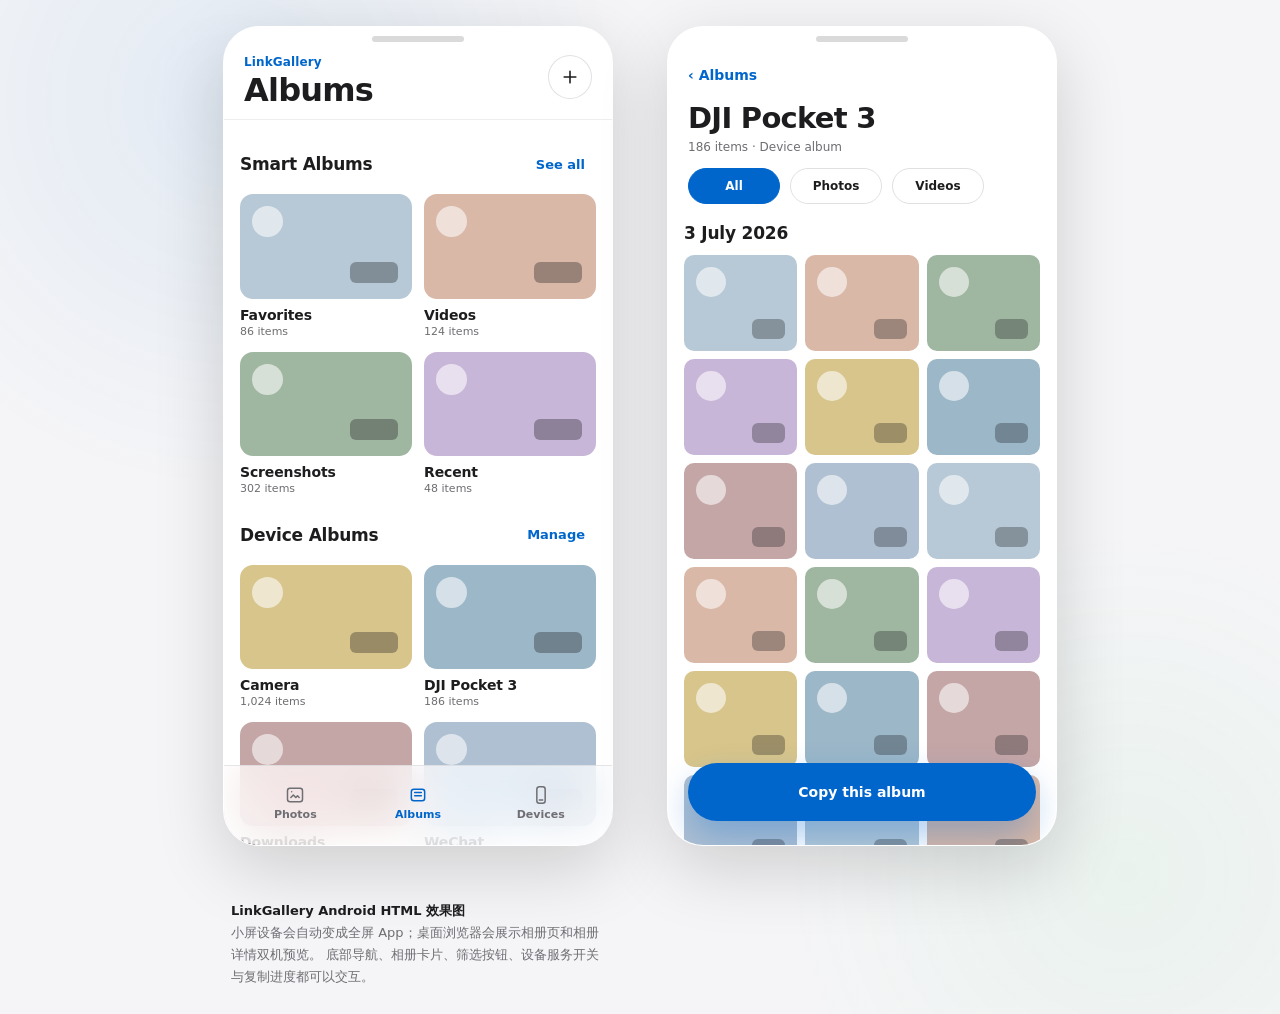
<file: desktop_mockup.html>
<!doctype html>
<html lang="zh-CN">
<head>
  <meta charset="utf-8" />
  <meta name="viewport" content="width=device-width, initial-scale=1, viewport-fit=cover" />
  <meta name="theme-color" content="#f5f5f7" />
  <title>LinkGallery Android UI Mockup</title>
  <style>
    :root {
      --blue: #0066cc;
      --blue-strong: #0071e3;
      --blue-soft: #eaf3ff;
      --ink: #1d1d1f;
      --muted: #6e6e73;
      --canvas: #ffffff;
      --parchment: #f5f5f7;
      --line: #e0e0e0;
      --success: #34c759;
      --danger: #ff3b30;
      --shadow: 0 22px 70px rgba(0, 0, 0, .16);
      --ease: cubic-bezier(.2,.8,.2,1);
      --safe-bottom: max(14px, env(safe-area-inset-bottom));
    }

    * {
      box-sizing: border-box;
      -webkit-tap-highlight-color: transparent;
    }

    html, body {
      margin: 0;
      min-height: 100%;
      background:
        radial-gradient(circle at 18% 10%, rgba(0,102,204,.08), transparent 28%),
        radial-gradient(circle at 88% 86%, rgba(52,199,89,.06), transparent 24%),
        var(--parchment);
      color: var(--ink);
      font-family: Inter, ui-sans-serif, system-ui, -apple-system, BlinkMacSystemFont,
        "Segoe UI", "PingFang SC", "Microsoft YaHei", sans-serif;
    }

    button, input {
      font: inherit;
    }

    button {
      border: 0;
    }

    .page {
      min-height: 100dvh;
      display: grid;
      place-items: center;
      padding: 26px;
    }

    .stage {
      width: min(100%, 1180px);
      display: grid;
      grid-template-columns: minmax(320px, 390px) minmax(320px, 390px);
      justify-content: center;
      gap: 54px;
      align-items: center;
    }

    .preview-caption {
      display: none;
    }

    .phone {
      position: relative;
      width: 390px;
      height: 820px;
      overflow: hidden;
      border-radius: 36px;
      background: var(--canvas);
      box-shadow: var(--shadow);
      border: 1px solid rgba(255,255,255,.85);
      isolation: isolate;
    }

    .phone::before {
      content: "";
      position: absolute;
      top: 9px;
      left: 50%;
      transform: translateX(-50%);
      width: 92px;
      height: 6px;
      background: rgba(29,29,31,.16);
      border-radius: 999px;
      z-index: 20;
    }

    .screen {
      position: absolute;
      inset: 0;
      display: flex;
      flex-direction: column;
      background: var(--canvas);
      overflow: hidden;
    }

    .topbar {
      position: relative;
      z-index: 5;
      padding: 28px 20px 12px;
      display: flex;
      align-items: flex-start;
      justify-content: space-between;
      gap: 16px;
      background: rgba(255,255,255,.88);
      backdrop-filter: saturate(160%) blur(18px);
      border-bottom: 1px solid rgba(224,224,224,.55);
    }

    .eyebrow {
      margin: 0 0 5px;
      color: var(--blue);
      font-size: 12px;
      font-weight: 700;
      letter-spacing: .01em;
    }

    h1 {
      margin: 0;
      font-size: 32px;
      line-height: 1.04;
      letter-spacing: -.025em;
      font-weight: 700;
    }

    .subline {
      margin-top: 7px;
      color: var(--muted);
      font-size: 12px;
    }

    .icon-btn, .round-btn {
      display: inline-grid;
      place-items: center;
      flex: 0 0 auto;
      width: 44px;
      height: 44px;
      border-radius: 50%;
      color: var(--ink);
      background: rgba(255,255,255,.76);
      border: 1px solid rgba(209,209,214,.65);
      backdrop-filter: blur(18px);
      cursor: pointer;
      transition:
        transform 80ms var(--ease),
        background-color 120ms var(--ease),
        color 120ms var(--ease),
        border-color 120ms var(--ease);
    }

    .icon-btn:hover, .round-btn:hover {
      color: var(--blue);
      background: var(--blue-soft);
      border-color: rgba(0,102,204,.18);
    }

    .icon-btn:active, .round-btn:active {
      transform: scale(.94);
      color: white;
      background: var(--blue);
    }

    .icon-btn svg, .round-btn svg {
      width: 20px;
      height: 20px;
      stroke-width: 1.9;
    }

    .content {
      flex: 1;
      overflow-y: auto;
      overscroll-behavior: contain;
      padding: 14px 16px 110px;
      scrollbar-width: none;
    }

    .content::-webkit-scrollbar {
      display: none;
    }

    .section {
      margin-top: 12px;
    }

    .section + .section {
      margin-top: 22px;
    }

    .section-title-row {
      display: flex;
      align-items: center;
      justify-content: space-between;
      margin-bottom: 12px;
    }

    .section h2 {
      margin: 0;
      font-size: 17px;
      letter-spacing: -.012em;
    }

    .section-action {
      min-height: 36px;
      padding: 0 11px;
      border-radius: 18px;
      background: transparent;
      color: var(--blue);
      font-size: 13px;
      font-weight: 650;
      cursor: pointer;
    }

    .section-action:hover {
      background: var(--blue-soft);
    }

    .album-grid {
      display: grid;
      grid-template-columns: repeat(2, minmax(0, 1fr));
      gap: 14px 12px;
    }

    .album-card {
      appearance: none;
      text-align: left;
      padding: 0;
      background: transparent;
      color: inherit;
      cursor: pointer;
      border-radius: 15px;
      transition: transform 80ms var(--ease);
    }

    .album-card:active {
      transform: scale(.98);
    }

    .cover {
      position: relative;
      width: 100%;
      aspect-ratio: 1.65;
      border-radius: 13px;
      overflow: hidden;
      background: var(--cover);
    }

    .cover::before {
      content: "";
      position: absolute;
      width: 31px;
      height: 31px;
      left: 12px;
      top: 12px;
      border-radius: 50%;
      background: rgba(255,255,255,.58);
    }

    .cover::after {
      content: "";
      position: absolute;
      right: 14px;
      bottom: 16px;
      width: 48px;
      height: 21px;
      border-radius: 6px;
      background: rgba(29,29,31,.34);
    }

    .album-card:hover .cover {
      outline: 2px solid rgba(0,102,204,.2);
      outline-offset: -2px;
    }

    .album-label {
      margin-top: 8px;
      font-size: 14px;
      font-weight: 700;
      letter-spacing: -.01em;
    }

    .album-count {
      margin-top: 2px;
      color: var(--muted);
      font-size: 11px;
    }

    .bottom-nav {
      position: absolute;
      z-index: 10;
      left: 0;
      right: 0;
      bottom: 0;
      display: grid;
      grid-template-columns: repeat(3, 1fr);
      min-height: 80px;
      padding: 8px 10px var(--safe-bottom);
      background: rgba(255,255,255,.72);
      backdrop-filter: saturate(170%) blur(22px);
      border-top: 1px solid rgba(209,209,214,.55);
    }

    .nav-item {
      display: grid;
      place-items: center;
      align-content: center;
      gap: 3px;
      min-height: 56px;
      color: var(--muted);
      background: transparent;
      border-radius: 18px;
      cursor: pointer;
      transition:
        transform 80ms var(--ease),
        background 120ms var(--ease),
        color 120ms var(--ease);
    }

    .nav-item svg {
      width: 20px;
      height: 20px;
      stroke-width: 1.8;
    }

    .nav-item span {
      font-size: 11px;
      font-weight: 650;
    }

    .nav-item.active {
      color: var(--blue);
    }

    .nav-item:hover {
      background: var(--blue-soft);
      color: var(--blue);
    }

    .nav-item:active {
      transform: scale(.96);
      background: var(--blue);
      color: white;
    }

    .device-hero {
      margin: 4px 0 18px;
      padding: 20px;
      border-radius: 24px;
      background:
        radial-gradient(circle at 90% 10%, rgba(255,255,255,.22), transparent 25%),
        linear-gradient(140deg, #0066cc 0%, #2485e7 100%);
      color: white;
      box-shadow: 0 14px 32px rgba(0,102,204,.2);
    }

    .device-hero .status-row {
      display: flex;
      align-items: center;
      gap: 8px;
      margin-bottom: 18px;
      font-size: 12px;
      font-weight: 650;
    }

    .status-dot {
      width: 9px;
      height: 9px;
      border-radius: 50%;
      background: #76f09b;
      box-shadow: 0 0 0 4px rgba(118,240,155,.16);
    }

    .device-hero h3 {
      margin: 0;
      font-size: 26px;
      letter-spacing: -.02em;
    }

    .device-hero p {
      margin: 7px 0 0;
      color: rgba(255,255,255,.76);
      font-size: 13px;
    }

    .primary-btn {
      width: 100%;
      min-height: 52px;
      padding: 0 22px;
      border-radius: 999px;
      background: var(--blue);
      color: white;
      font-weight: 700;
      font-size: 14px;
      cursor: pointer;
      transition:
        transform 80ms var(--ease),
        background 120ms var(--ease);
    }

    .primary-btn:hover {
      background: var(--blue-strong);
    }

    .primary-btn:active {
      transform: scale(.97);
    }

    .primary-btn.success {
      background: var(--success);
    }

    .setting-card {
      background: var(--canvas);
      border: 1px solid var(--line);
      border-radius: 19px;
      overflow: hidden;
    }

    .setting-row {
      display: flex;
      align-items: center;
      min-height: 64px;
      padding: 12px 15px;
      gap: 12px;
    }

    .setting-row + .setting-row {
      border-top: 1px solid var(--line);
    }

    .setting-icon {
      display: grid;
      place-items: center;
      width: 36px;
      height: 36px;
      border-radius: 11px;
      background: var(--blue-soft);
      color: var(--blue);
    }

    .setting-icon svg {
      width: 18px;
      height: 18px;
    }

    .setting-copy {
      flex: 1;
      min-width: 0;
    }

    .setting-title {
      font-size: 14px;
      font-weight: 700;
    }

    .setting-desc {
      margin-top: 3px;
      color: var(--muted);
      font-size: 11px;
    }

    .switch {
      position: relative;
      width: 50px;
      height: 30px;
      border-radius: 999px;
      background: #d1d1d6;
      cursor: pointer;
      transition: background 160ms var(--ease);
    }

    .switch::after {
      content: "";
      position: absolute;
      top: 3px;
      left: 3px;
      width: 24px;
      height: 24px;
      border-radius: 50%;
      background: white;
      box-shadow: 0 2px 7px rgba(0,0,0,.18);
      transition: transform 180ms var(--ease);
    }

    .switch.on {
      background: var(--blue);
    }

    .switch.on::after {
      transform: translateX(20px);
    }

    .chip-row {
      display: flex;
      gap: 10px;
      margin: 14px 0 19px;
    }

    .chip {
      min-width: 92px;
      min-height: 36px;
      padding: 0 17px;
      border-radius: 999px;
      background: white;
      color: var(--ink);
      border: 1px solid var(--line);
      font-size: 12px;
      font-weight: 700;
      cursor: pointer;
      transition:
        transform 80ms var(--ease),
        background 120ms var(--ease),
        color 120ms var(--ease);
    }

    .chip.active {
      background: var(--blue);
      color: white;
      border-color: var(--blue);
    }

    .chip:active {
      transform: scale(.96);
    }

    .media-grid {
      display: grid;
      grid-template-columns: repeat(3, minmax(0, 1fr));
      gap: 8px;
    }

    .media-tile {
      position: relative;
      aspect-ratio: 1.18;
      border-radius: 10px;
      overflow: hidden;
      background: var(--cover);
      cursor: pointer;
      transition: transform 80ms var(--ease);
    }

    .media-tile::before {
      content: "";
      position: absolute;
      width: 30px;
      height: 30px;
      left: 12px;
      top: 12px;
      border-radius: 50%;
      background: rgba(255,255,255,.58);
    }

    .media-tile::after {
      content: "";
      position: absolute;
      right: 12px;
      bottom: 12px;
      width: 33px;
      height: 20px;
      border-radius: 6px;
      background: rgba(29,29,31,.32);
    }

    .media-tile:active {
      transform: scale(.96);
    }

    .floating-copy {
      position: absolute;
      z-index: 12;
      left: 20px;
      right: 20px;
      bottom: 24px;
      min-height: 58px;
      border-radius: 999px;
      background: var(--blue);
      color: white;
      font-size: 14px;
      font-weight: 700;
      box-shadow: 0 16px 34px rgba(0,102,204,.3);
      cursor: pointer;
      transition:
        transform 80ms var(--ease),
        background 120ms var(--ease);
    }

    .floating-copy:active {
      transform: scale(.97);
    }

    .toast {
      position: absolute;
      z-index: 30;
      left: 50%;
      bottom: 102px;
      transform: translate(-50%, 14px);
      max-width: calc(100% - 40px);
      padding: 11px 16px;
      border-radius: 999px;
      color: white;
      background: rgba(29,29,31,.86);
      backdrop-filter: blur(18px);
      font-size: 12px;
      opacity: 0;
      pointer-events: none;
      transition:
        opacity 180ms var(--ease),
        transform 180ms var(--ease);
    }

    .toast.show {
      opacity: 1;
      transform: translate(-50%, 0);
    }

    .view {
      display: none;
      min-height: 100%;
    }

    .view.active {
      display: flex;
      flex-direction: column;
      animation: fade-up 220ms var(--ease);
    }

    @keyframes fade-up {
      from { opacity: 0; transform: translateY(8px); }
      to { opacity: 1; transform: translateY(0); }
    }

    .back-btn {
      display: inline-flex;
      align-items: center;
      min-height: 40px;
      padding: 0 8px 0 0;
      gap: 3px;
      color: var(--blue);
      background: transparent;
      font-size: 14px;
      font-weight: 700;
      cursor: pointer;
    }

    .back-btn:active {
      opacity: .6;
    }

    .detail-header {
      padding: 28px 20px 0;
    }

    .detail-header h1 {
      margin-top: 8px;
      font-size: 29px;
    }

    .copy-progress {
      position: absolute;
      inset: 0;
      border-radius: inherit;
      overflow: hidden;
      pointer-events: none;
    }

    .copy-progress::before {
      content: "";
      position: absolute;
      inset: 0;
      width: var(--progress, 0%);
      background: rgba(255,255,255,.18);
      transition: width 160ms linear;
    }

    .app-note {
      width: min(390px, 100%);
      color: var(--muted);
      font-size: 13px;
      line-height: 1.7;
      padding: 0 8px;
    }

    .app-note strong {
      color: var(--ink);
    }

    @media (max-width: 920px) {
      .page {
        padding: 0;
        display: block;
        background: white;
      }

      .stage {
        width: 100%;
        display: block;
      }

      .phone.primary-phone {
        width: 100%;
        height: 100dvh;
        min-height: 680px;
        border-radius: 0;
        border: 0;
        box-shadow: none;
      }

      .phone.primary-phone::before {
        display: none;
      }

      .phone.secondary-phone,
      .app-note {
        display: none;
      }
    }

    @media (prefers-reduced-motion: reduce) {
      *, *::before, *::after {
        scroll-behavior: auto !important;
        animation-duration: 1ms !important;
        transition-duration: 1ms !important;
      }
    }
  </style>
</head>
<body>
  <main class="page">
    <div class="stage">
      <section class="phone primary-phone" aria-label="LinkGallery Android mockup">
        <div class="screen">

          <section class="view active" data-view="albums">
            <header class="topbar">
              <div>
                <p class="eyebrow">LinkGallery</p>
                <h1>Albums</h1>
              </div>
              <button class="icon-btn" id="newAlbumBtn" aria-label="New album" title="New album">
                <svg viewBox="0 0 24 24" fill="none" stroke="currentColor">
                  <path d="M12 5v14M5 12h14" stroke-linecap="round"/>
                </svg>
              </button>
            </header>

            <div class="content">
              <section class="section">
                <div class="section-title-row">
                  <h2>Smart Albums</h2>
                  <button class="section-action">See all</button>
                </div>
                <div class="album-grid" id="smartAlbums"></div>
              </section>

              <section class="section">
                <div class="section-title-row">
                  <h2>Device Albums</h2>
                  <button class="section-action" data-nav="devices">Manage</button>
                </div>
                <div class="album-grid" id="deviceAlbums"></div>
              </section>

              <section class="section">
                <div class="section-title-row">
                  <h2>My Albums</h2>
                </div>
                <div class="album-grid" id="myAlbums"></div>
              </section>
            </div>
          </section>

          <section class="view" data-view="photos">
            <header class="topbar">
              <div>
                <p class="eyebrow">LinkGallery</p>
                <h1>Photos</h1>
                <div class="subline">1,421 items · Nearby devices</div>
              </div>
              <button class="icon-btn" aria-label="Select photos" title="Select">
                <svg viewBox="0 0 24 24" fill="none" stroke="currentColor">
                  <path d="M8 6h11M8 12h11M8 18h11" stroke-linecap="round"/>
                  <path d="m3.8 6 1.1 1.1L6.9 5M3.8 12l1.1 1.1 2-2.1M3.8 18l1.1 1.1 2-2.1" stroke-linecap="round" stroke-linejoin="round"/>
                </svg>
              </button>
            </header>
            <div class="content">
              <div class="chip-row">
                <button class="chip active">All</button>
                <button class="chip">Photos</button>
                <button class="chip">Videos</button>
              </div>
              <div class="media-grid" id="photoGrid"></div>
            </div>
          </section>

          <section class="view" data-view="devices">
            <header class="topbar">
              <div>
                <p class="eyebrow">LinkGallery</p>
                <h1>Devices</h1>
                <div class="subline">Wi-Fi media service</div>
              </div>
              <button class="icon-btn" id="refreshDeviceBtn" aria-label="Refresh devices" title="Refresh">
                <svg viewBox="0 0 24 24" fill="none" stroke="currentColor">
                  <path d="M20 11a8 8 0 1 0-2.3 5.7" stroke-linecap="round"/>
                  <path d="M20 5v6h-6" stroke-linecap="round" stroke-linejoin="round"/>
                </svg>
              </button>
            </header>

            <div class="content">
              <div class="device-hero">
                <div class="status-row">
                  <span class="status-dot"></span>
                  <span id="serviceStatus">Service running</span>
                </div>
                <h3>24129PN74C</h3>
                <p>Connected over Wi-Fi · 108 ms</p>
              </div>

              <section class="section">
                <div class="section-title-row">
                  <h2>Service</h2>
                </div>
                <div class="setting-card">
                  <div class="setting-row">
                    <div class="setting-icon">
                      <svg viewBox="0 0 24 24" fill="none" stroke="currentColor">
                        <path d="M4 9a12 12 0 0 1 16 0M7 12a8 8 0 0 1 10 0M10 15a4 4 0 0 1 4 0M12 19h.01" stroke-linecap="round"/>
                      </svg>
                    </div>
                    <div class="setting-copy">
                      <div class="setting-title">Keep service running</div>
                      <div class="setting-desc">Allow paired computers to browse media</div>
                    </div>
                    <button class="switch on" id="serviceSwitch" aria-label="Toggle service"></button>
                  </div>

                  <div class="setting-row">
                    <div class="setting-icon">
                      <svg viewBox="0 0 24 24" fill="none" stroke="currentColor">
                        <rect x="4" y="5" width="16" height="14" rx="3"/>
                        <path d="M8 9h8M8 13h5" stroke-linecap="round"/>
                      </svg>
                    </div>
                    <div class="setting-copy">
                      <div class="setting-title">Paired computer</div>
                      <div class="setting-desc">Xiang's PC · active now</div>
                    </div>
                    <span style="color:var(--blue);font-weight:700">›</span>
                  </div>
                </div>
              </section>

              <section class="section">
                <button class="primary-btn" id="pairBtn">Pair another computer</button>
              </section>
            </div>
          </section>

          <section class="view" data-view="detail">
            <div class="detail-header">
              <button class="back-btn" id="backBtn">‹ Albums</button>
              <h1 id="detailTitle">DJI Pocket 3</h1>
              <div class="subline" id="detailMeta">186 items · Device album</div>
              <div class="chip-row" id="detailChips">
                <button class="chip active">All</button>
                <button class="chip">Photos</button>
                <button class="chip">Videos</button>
              </div>
            </div>
            <div class="content" style="padding-top:0">
              <section class="section" style="margin-top:0">
                <div class="section-title-row">
                  <h2>3 July 2026</h2>
                </div>
                <div class="media-grid" id="detailGrid"></div>
              </section>
            </div>
            <button class="floating-copy" id="copyBtn">
              <span class="copy-progress"></span>
              <span id="copyLabel">Copy this album</span>
            </button>
          </section>

          <nav class="bottom-nav" id="bottomNav" aria-label="Primary">
            <button class="nav-item" data-nav="photos">
              <svg viewBox="0 0 24 24" fill="none" stroke="currentColor">
                <rect x="3" y="4" width="18" height="16" rx="3"/>
                <path d="m7 15 3-3 3 3 2-2 2 2M8 8h.01" stroke-linecap="round" stroke-linejoin="round"/>
              </svg>
              <span>Photos</span>
            </button>
            <button class="nav-item active" data-nav="albums">
              <svg viewBox="0 0 24 24" fill="none" stroke="currentColor">
                <rect x="4" y="5" width="16" height="14" rx="3"/>
                <path d="M8 9h8M8 13h8" stroke-linecap="round"/>
              </svg>
              <span>Albums</span>
            </button>
            <button class="nav-item" data-nav="devices">
              <svg viewBox="0 0 24 24" fill="none" stroke="currentColor">
                <rect x="7" y="2" width="10" height="20" rx="3"/>
                <path d="M10 18h4" stroke-linecap="round"/>
              </svg>
              <span>Devices</span>
            </button>
          </nav>

          <div class="toast" id="toast">Done</div>
        </div>
      </section>

      <section class="phone secondary-phone" aria-label="Album detail preview">
        <div class="screen">
          <div class="detail-header">
            <button class="back-btn">‹ Albums</button>
            <h1>DJI Pocket 3</h1>
            <div class="subline">186 items · Device album</div>
            <div class="chip-row">
              <button class="chip active">All</button>
              <button class="chip">Photos</button>
              <button class="chip">Videos</button>
            </div>
          </div>
          <div class="content" style="padding-top:0">
            <section class="section" style="margin-top:0">
              <div class="section-title-row"><h2>3 July 2026</h2></div>
              <div class="media-grid" id="staticDetailGrid"></div>
            </section>
          </div>
          <button class="floating-copy">Copy this album</button>
        </div>
      </section>

      <aside class="app-note">
        <strong>LinkGallery Android HTML 效果图</strong><br>
        小屏设备会自动变成全屏 App；桌面浏览器会展示相册页和相册详情双机预览。
        底部导航、相册卡片、筛选按钮、设备服务开关与复制进度都可以交互。
      </aside>
    </div>
  </main>

  <script>
    const colors = [
      "#b7c9d6", "#d9b8a7", "#9fb6a0", "#c8b6d9",
      "#d8c58b", "#9bb7c8", "#c5a6a6", "#afc0d2"
    ];

    const smartAlbums = [
      { id: "favorites", name: "Favorites", count: 86, color: colors[0], kind: "Smart album" },
      { id: "videos", name: "Videos", count: 124, color: colors[1], kind: "Smart album" },
      { id: "screenshots", name: "Screenshots", count: 302, color: colors[2], kind: "Smart album" },
      { id: "recent", name: "Recent", count: 48, color: colors[3], kind: "Smart album" }
    ];

    const deviceAlbums = [
      { id: "camera", name: "Camera", count: 1024, color: colors[4], kind: "Device album" },
      { id: "dji", name: "DJI Pocket 3", count: 186, color: colors[5], kind: "Device album" },
      { id: "downloads", name: "Downloads", count: 47, color: colors[6], kind: "Device album" },
      { id: "wechat", name: "WeChat", count: 93, color: colors[7], kind: "Device album" }
    ];

    const myAlbums = [
      { id: "new-zealand", name: "New Zealand", count: 74, color: colors[1], kind: "My album" },
      { id: "family", name: "Family", count: 128, color: colors[2], kind: "My album" },
      { id: "projects", name: "Projects", count: 35, color: colors[3], kind: "My album" },
      { id: "unsorted", name: "Unsorted", count: 18, color: colors[4], kind: "My album" }
    ];

    const formatCount = value => new Intl.NumberFormat("en-NZ").format(value);

    function albumCard(album) {
      const button = document.createElement("button");
      button.className = "album-card";
      button.innerHTML = `
        <div class="cover" style="--cover:${album.color}"></div>
        <div class="album-label">${album.name}</div>
        <div class="album-count">${formatCount(album.count)} items</div>
      `;
      button.addEventListener("click", () => openAlbum(album));
      return button;
    }

    function renderAlbums(targetId, albums) {
      const target = document.getElementById(targetId);
      albums.forEach(album => target.appendChild(albumCard(album)));
    }

    function renderMedia(targetId, count = 18) {
      const target = document.getElementById(targetId);
      for (let i = 0; i < count; i++) {
        const tile = document.createElement("button");
        tile.className = "media-tile";
        tile.style.setProperty("--cover", colors[i % colors.length]);
        tile.setAttribute("aria-label", `Media ${i + 1}`);
        tile.addEventListener("click", () => showToast(`Selected item ${i + 1}`));
        target.appendChild(tile);
      }
    }

    renderAlbums("smartAlbums", smartAlbums);
    renderAlbums("deviceAlbums", deviceAlbums);
    renderAlbums("myAlbums", myAlbums);
    renderMedia("photoGrid", 30);
    renderMedia("detailGrid", 21);
    renderMedia("staticDetailGrid", 24);

    const views = [...document.querySelectorAll(".view")];
    const navItems = [...document.querySelectorAll(".nav-item")];
    const bottomNav = document.getElementById("bottomNav");

    function setView(name) {
      views.forEach(view => view.classList.toggle("active", view.dataset.view === name));
      navItems.forEach(item => item.classList.toggle("active", item.dataset.nav === name));
      bottomNav.style.display = name === "detail" ? "none" : "grid";
    }

    document.addEventListener("click", event => {
      const nav = event.target.closest("[data-nav]");
      if (nav) setView(nav.dataset.nav);
    });

    function openAlbum(album) {
      document.getElementById("detailTitle").textContent = album.name;
      document.getElementById("detailMeta").textContent =
        `${formatCount(album.count)} items · ${album.kind}`;
      setView("detail");
    }

    document.getElementById("backBtn").addEventListener("click", () => setView("albums"));

    [...document.querySelectorAll(".chip-row")].forEach(row => {
      row.addEventListener("click", event => {
        const chip = event.target.closest(".chip");
        if (!chip) return;
        row.querySelectorAll(".chip").forEach(item => item.classList.remove("active"));
        chip.classList.add("active");
      });
    });

    const serviceSwitch = document.getElementById("serviceSwitch");
    serviceSwitch.addEventListener("click", () => {
      const running = serviceSwitch.classList.toggle("on");
      document.getElementById("serviceStatus").textContent =
        running ? "Service running" : "Service stopped";
      showToast(running ? "Media service started" : "Media service stopped");
    });

    document.getElementById("refreshDeviceBtn").addEventListener("click", () => {
      showToast("Device status refreshed");
    });

    document.getElementById("pairBtn").addEventListener("click", () => {
      showToast("Pairing request created");
    });

    document.getElementById("newAlbumBtn").addEventListener("click", () => {
      showToast("New album action");
    });

    const copyBtn = document.getElementById("copyBtn");
    const copyLabel = document.getElementById("copyLabel");
    const progressLayer = copyBtn.querySelector(".copy-progress");
    let copying = false;

    copyBtn.addEventListener("click", () => {
      if (copying) return;
      copying = true;
      let progress = 0;
      copyBtn.classList.remove("success");
      const timer = setInterval(() => {
        progress += 4;
        progressLayer.style.setProperty("--progress", `${progress}%`);
        copyLabel.textContent = `Copying… ${progress}%`;
        if (progress >= 100) {
          clearInterval(timer);
          copyBtn.classList.add("success");
          copyLabel.textContent = "Copied ✓";
          setTimeout(() => {
            progressLayer.style.setProperty("--progress", "0%");
            copyBtn.classList.remove("success");
            copyLabel.textContent = "Copy this album";
            copying = false;
          }, 900);
        }
      }, 75);
    });

    const toast = document.getElementById("toast");
    let toastTimer;
    function showToast(message) {
      clearTimeout(toastTimer);
      toast.textContent = message;
      toast.classList.add("show");
      toastTimer = setTimeout(() => toast.classList.remove("show"), 1800);
    }
  </script>
</body>
</html>
</file>
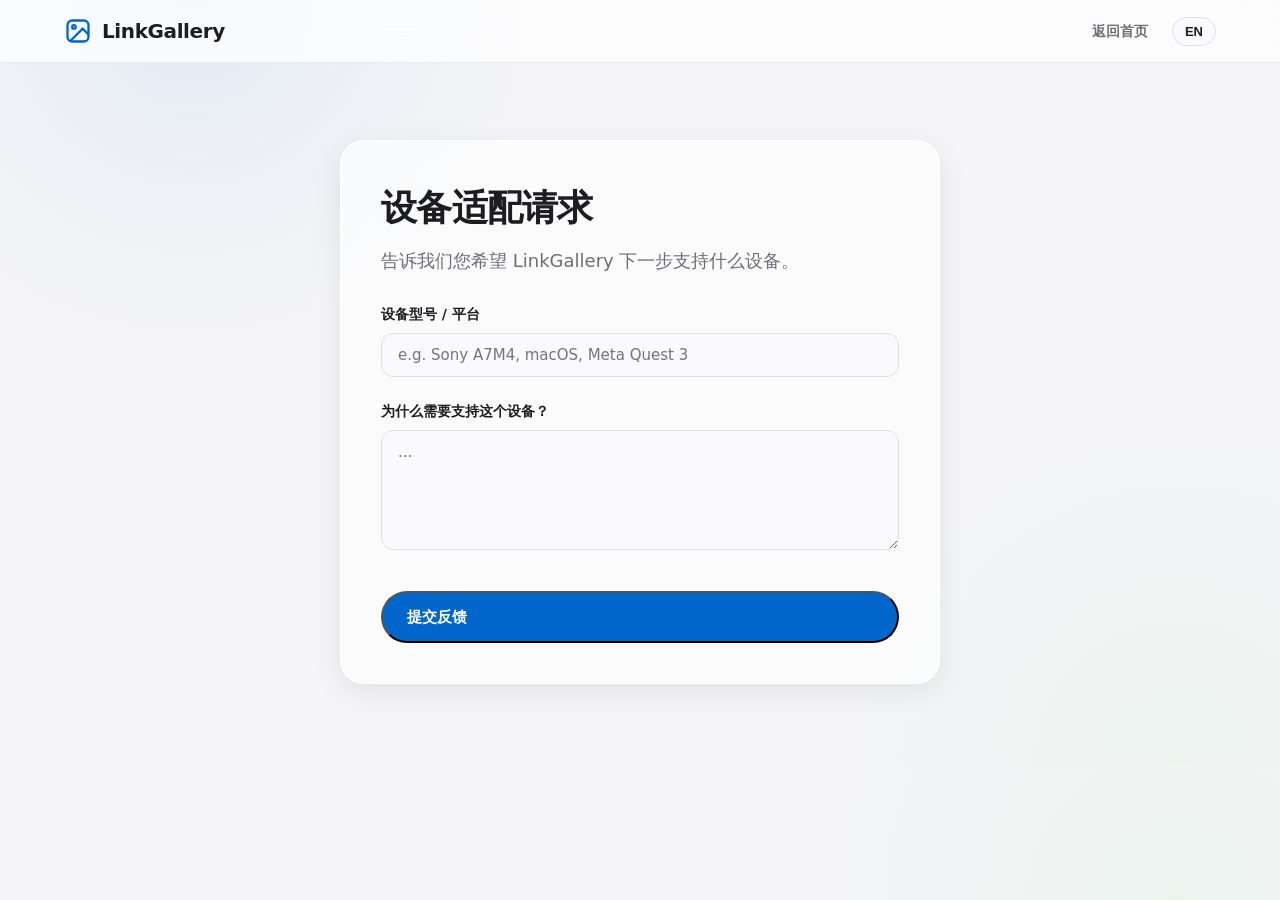
<file: website/feedback.html>
<!doctype html>
<html lang="zh-CN">
<head>
  <meta charset="utf-8" />
  <meta name="viewport" content="width=device-width, initial-scale=1, viewport-fit=cover" />
  <meta name="theme-color" content="#f5f5f7" />
  <title>反馈 - LinkGallery / Feedback</title>
  <link rel="stylesheet" href="css/style.css" />
  <style>
    .feedback-section {
      max-width: 600px;
      margin: 140px auto 80px;
      padding: 40px;
      background: rgba(255,255,255,.6);
      backdrop-filter: blur(20px);
      border: 1px solid rgba(255,255,255,.9);
      border-radius: 24px;
      box-shadow: var(--shadow-sm);
    }
    .form-group {
      margin-bottom: 24px;
      text-align: left;
    }
    .form-group label {
      display: block;
      margin-bottom: 8px;
      font-weight: 600;
      font-size: 14px;
    }
    .form-control {
      width: 100%;
      padding: 12px 16px;
      border: 1px solid var(--line);
      border-radius: 12px;
      font-size: 15px;
      background: var(--surface);
      color: var(--ink);
      font-family: inherit;
      transition: all 0.2s var(--ease);
      outline: none;
    }
    .form-control:focus {
      border-color: var(--blue);
      box-shadow: 0 0 0 3px rgba(0,102,204,.12);
      background: white;
    }
    textarea.form-control {
      min-height: 120px;
      resize: vertical;
    }
    .submit-btn {
      width: 100%;
      margin-top: 10px;
    }
  </style>
</head>
<body class="lang-zh">
  <nav class="navbar">
    <div class="nav-content">
      <div class="brand">
        <svg class="brand-logo" viewBox="0 0 24 24" fill="none" stroke="currentColor" stroke-width="2">
          <rect x="3" y="3" width="18" height="18" rx="4" ry="4"></rect>
          <circle cx="8.5" cy="8.5" r="1.5"></circle>
          <polyline points="21 15 16 10 5 21"></polyline>
        </svg>
        <span class="brand-text">LinkGallery</span>
      </div>
      <div class="nav-links">
        <a href="index.html">
          <span class="zh">返回首页</span>
          <span class="en">Back to Home</span>
        </a>
        <div class="lang-switcher">
          <button id="langToggle">
            <span class="zh">EN</span>
            <span class="en">中文</span>
          </button>
        </div>
      </div>
    </div>
  </nav>

  <main>
    <section class="feedback-section text-center">
      <h2 class="section-title">
        <span class="zh">设备适配请求</span>
        <span class="en">Device Request</span>
      </h2>
      <p class="section-subtitle" style="margin-bottom: 30px;">
        <span class="zh">告诉我们您希望 LinkGallery 下一步支持什么设备。</span>
        <span class="en">Let us know what device you want LinkGallery to support next.</span>
      </p>

      <form action="#" method="get" onsubmit="alert('感谢您的反馈！ / Thank you for your feedback!'); return false;">
        <div class="form-group">
          <label for="device">
            <span class="zh">设备型号 / 平台</span>
            <span class="en">Device Model / Platform</span>
          </label>
          <input type="text" id="device" class="form-control" placeholder="e.g. Sony A7M4, macOS, Meta Quest 3" required>
        </div>

        <div class="form-group">
          <label for="reason">
            <span class="zh">为什么需要支持这个设备？</span>
            <span class="en">Why do you need support for this device?</span>
          </label>
          <textarea id="reason" class="form-control" placeholder="..." required></textarea>
        </div>

        <button type="submit" class="btn btn-primary submit-btn">
          <span class="zh">提交反馈</span>
          <span class="en">Submit Feedback</span>
        </button>
      </form>
    </section>
  </main>

  <script src="js/main.js"></script>
</body>
</html>
</file>
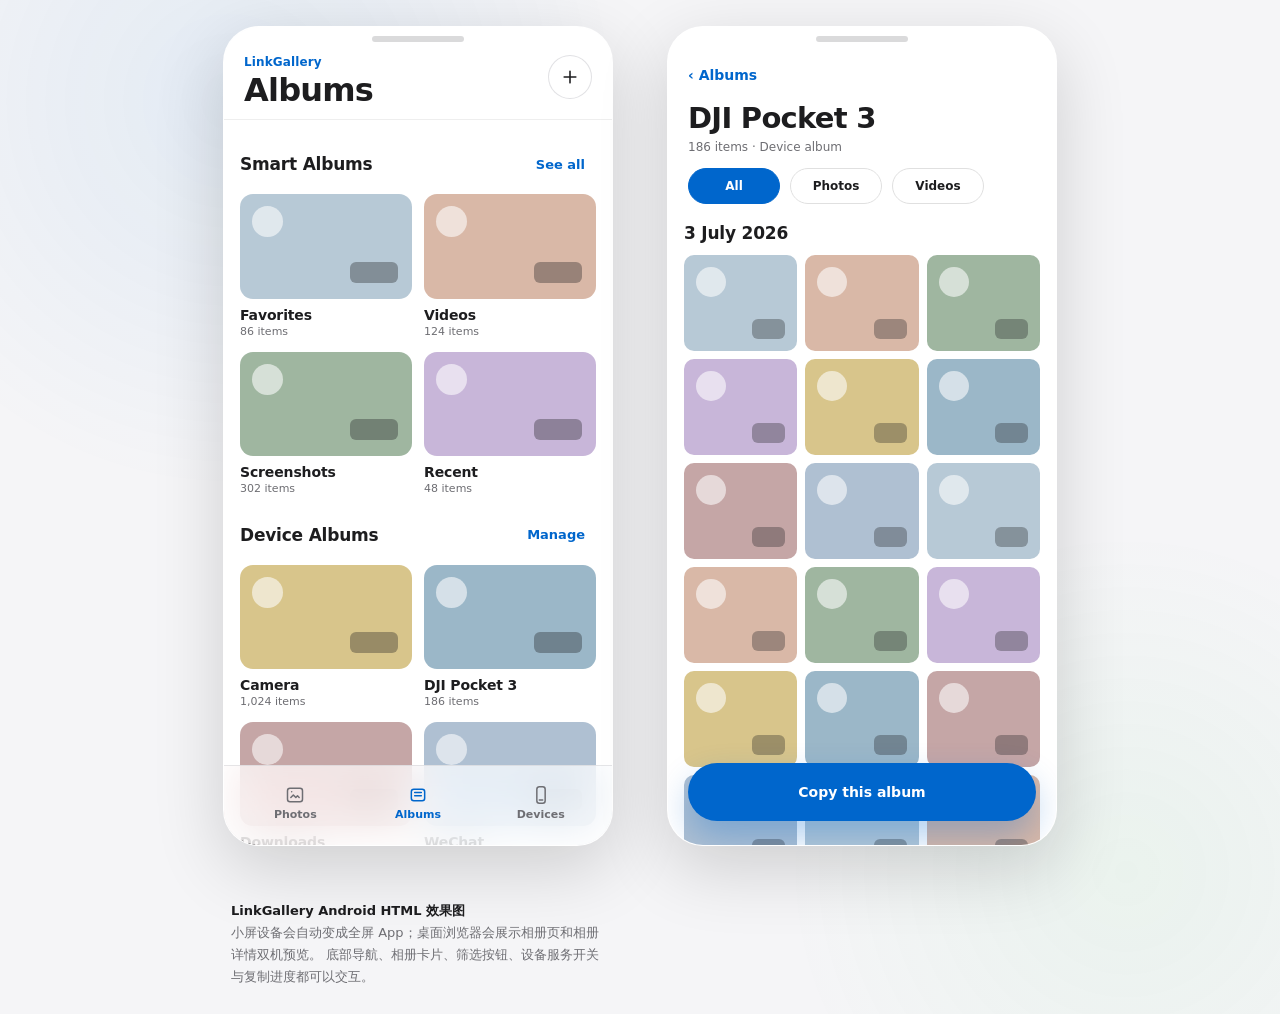
<file: website/mockups/android.html>
<!doctype html>
<html lang="zh-CN">
<head>
  <meta charset="utf-8" />
  <meta name="viewport" content="width=device-width, initial-scale=1, viewport-fit=cover" />
  <meta name="theme-color" content="#f5f5f7" />
  <title>LinkGallery Android UI Mockup</title>
  <style>
    :root {
      --blue: #0066cc;
      --blue-strong: #0071e3;
      --blue-soft: #eaf3ff;
      --ink: #1d1d1f;
      --muted: #6e6e73;
      --canvas: #ffffff;
      --parchment: #f5f5f7;
      --line: #e0e0e0;
      --success: #34c759;
      --danger: #ff3b30;
      --shadow: 0 22px 70px rgba(0, 0, 0, .16);
      --ease: cubic-bezier(.2,.8,.2,1);
      --safe-bottom: max(14px, env(safe-area-inset-bottom));
    }

    * {
      box-sizing: border-box;
      -webkit-tap-highlight-color: transparent;
    }

    html, body {
      margin: 0;
      min-height: 100%;
      background:
        radial-gradient(circle at 18% 10%, rgba(0,102,204,.08), transparent 28%),
        radial-gradient(circle at 88% 86%, rgba(52,199,89,.06), transparent 24%),
        var(--parchment);
      color: var(--ink);
      font-family: Inter, ui-sans-serif, system-ui, -apple-system, BlinkMacSystemFont,
        "Segoe UI", "PingFang SC", "Microsoft YaHei", sans-serif;
    }

    button, input {
      font: inherit;
    }

    button {
      border: 0;
    }

    .page {
      min-height: 100dvh;
      display: grid;
      place-items: center;
      padding: 26px;
    }

    .stage {
      width: min(100%, 1180px);
      display: grid;
      grid-template-columns: minmax(320px, 390px) minmax(320px, 390px);
      justify-content: center;
      gap: 54px;
      align-items: center;
    }

    .preview-caption {
      display: none;
    }

    .phone {
      position: relative;
      width: 390px;
      height: 820px;
      overflow: hidden;
      border-radius: 36px;
      background: var(--canvas);
      box-shadow: var(--shadow);
      border: 1px solid rgba(255,255,255,.85);
      isolation: isolate;
    }

    .phone::before {
      content: "";
      position: absolute;
      top: 9px;
      left: 50%;
      transform: translateX(-50%);
      width: 92px;
      height: 6px;
      background: rgba(29,29,31,.16);
      border-radius: 999px;
      z-index: 20;
    }

    .screen {
      position: absolute;
      inset: 0;
      display: flex;
      flex-direction: column;
      background: var(--canvas);
      overflow: hidden;
    }

    .topbar {
      position: relative;
      z-index: 5;
      padding: 28px 20px 12px;
      display: flex;
      align-items: flex-start;
      justify-content: space-between;
      gap: 16px;
      background: rgba(255,255,255,.88);
      backdrop-filter: saturate(160%) blur(18px);
      border-bottom: 1px solid rgba(224,224,224,.55);
    }

    .eyebrow {
      margin: 0 0 5px;
      color: var(--blue);
      font-size: 12px;
      font-weight: 700;
      letter-spacing: .01em;
    }

    h1 {
      margin: 0;
      font-size: 32px;
      line-height: 1.04;
      letter-spacing: -.025em;
      font-weight: 700;
    }

    .subline {
      margin-top: 7px;
      color: var(--muted);
      font-size: 12px;
    }

    .icon-btn, .round-btn {
      display: inline-grid;
      place-items: center;
      flex: 0 0 auto;
      width: 44px;
      height: 44px;
      border-radius: 50%;
      color: var(--ink);
      background: rgba(255,255,255,.76);
      border: 1px solid rgba(209,209,214,.65);
      backdrop-filter: blur(18px);
      cursor: pointer;
      transition:
        transform 80ms var(--ease),
        background-color 120ms var(--ease),
        color 120ms var(--ease),
        border-color 120ms var(--ease);
    }

    .icon-btn:hover, .round-btn:hover {
      color: var(--blue);
      background: var(--blue-soft);
      border-color: rgba(0,102,204,.18);
    }

    .icon-btn:active, .round-btn:active {
      transform: scale(.94);
      color: white;
      background: var(--blue);
    }

    .icon-btn svg, .round-btn svg {
      width: 20px;
      height: 20px;
      stroke-width: 1.9;
    }

    .content {
      flex: 1;
      overflow-y: auto;
      overscroll-behavior: contain;
      padding: 14px 16px 110px;
      scrollbar-width: none;
    }

    .content::-webkit-scrollbar {
      display: none;
    }

    .section {
      margin-top: 12px;
    }

    .section + .section {
      margin-top: 22px;
    }

    .section-title-row {
      display: flex;
      align-items: center;
      justify-content: space-between;
      margin-bottom: 12px;
    }

    .section h2 {
      margin: 0;
      font-size: 17px;
      letter-spacing: -.012em;
    }

    .section-action {
      min-height: 36px;
      padding: 0 11px;
      border-radius: 18px;
      background: transparent;
      color: var(--blue);
      font-size: 13px;
      font-weight: 650;
      cursor: pointer;
    }

    .section-action:hover {
      background: var(--blue-soft);
    }

    .album-grid {
      display: grid;
      grid-template-columns: repeat(2, minmax(0, 1fr));
      gap: 14px 12px;
    }

    .album-card {
      appearance: none;
      text-align: left;
      padding: 0;
      background: transparent;
      color: inherit;
      cursor: pointer;
      border-radius: 15px;
      transition: transform 80ms var(--ease);
    }

    .album-card:active {
      transform: scale(.98);
    }

    .cover {
      position: relative;
      width: 100%;
      aspect-ratio: 1.65;
      border-radius: 13px;
      overflow: hidden;
      background: var(--cover);
    }

    .cover::before {
      content: "";
      position: absolute;
      width: 31px;
      height: 31px;
      left: 12px;
      top: 12px;
      border-radius: 50%;
      background: rgba(255,255,255,.58);
    }

    .cover::after {
      content: "";
      position: absolute;
      right: 14px;
      bottom: 16px;
      width: 48px;
      height: 21px;
      border-radius: 6px;
      background: rgba(29,29,31,.34);
    }

    .album-card:hover .cover {
      outline: 2px solid rgba(0,102,204,.2);
      outline-offset: -2px;
    }

    .album-label {
      margin-top: 8px;
      font-size: 14px;
      font-weight: 700;
      letter-spacing: -.01em;
    }

    .album-count {
      margin-top: 2px;
      color: var(--muted);
      font-size: 11px;
    }

    .bottom-nav {
      position: absolute;
      z-index: 10;
      left: 0;
      right: 0;
      bottom: 0;
      display: grid;
      grid-template-columns: repeat(3, 1fr);
      min-height: 80px;
      padding: 8px 10px var(--safe-bottom);
      background: rgba(255,255,255,.72);
      backdrop-filter: saturate(170%) blur(22px);
      border-top: 1px solid rgba(209,209,214,.55);
    }

    .nav-item {
      display: grid;
      place-items: center;
      align-content: center;
      gap: 3px;
      min-height: 56px;
      color: var(--muted);
      background: transparent;
      border-radius: 18px;
      cursor: pointer;
      transition:
        transform 80ms var(--ease),
        background 120ms var(--ease),
        color 120ms var(--ease);
    }

    .nav-item svg {
      width: 20px;
      height: 20px;
      stroke-width: 1.8;
    }

    .nav-item span {
      font-size: 11px;
      font-weight: 650;
    }

    .nav-item.active {
      color: var(--blue);
    }

    .nav-item:hover {
      background: var(--blue-soft);
      color: var(--blue);
    }

    .nav-item:active {
      transform: scale(.96);
      background: var(--blue);
      color: white;
    }

    .device-hero {
      margin: 4px 0 18px;
      padding: 20px;
      border-radius: 24px;
      background:
        radial-gradient(circle at 90% 10%, rgba(255,255,255,.22), transparent 25%),
        linear-gradient(140deg, #0066cc 0%, #2485e7 100%);
      color: white;
      box-shadow: 0 14px 32px rgba(0,102,204,.2);
    }

    .device-hero .status-row {
      display: flex;
      align-items: center;
      gap: 8px;
      margin-bottom: 18px;
      font-size: 12px;
      font-weight: 650;
    }

    .status-dot {
      width: 9px;
      height: 9px;
      border-radius: 50%;
      background: #76f09b;
      box-shadow: 0 0 0 4px rgba(118,240,155,.16);
    }

    .device-hero h3 {
      margin: 0;
      font-size: 26px;
      letter-spacing: -.02em;
    }

    .device-hero p {
      margin: 7px 0 0;
      color: rgba(255,255,255,.76);
      font-size: 13px;
    }

    .primary-btn {
      width: 100%;
      min-height: 52px;
      padding: 0 22px;
      border-radius: 999px;
      background: var(--blue);
      color: white;
      font-weight: 700;
      font-size: 14px;
      cursor: pointer;
      transition:
        transform 80ms var(--ease),
        background 120ms var(--ease);
    }

    .primary-btn:hover {
      background: var(--blue-strong);
    }

    .primary-btn:active {
      transform: scale(.97);
    }

    .primary-btn.success {
      background: var(--success);
    }

    .setting-card {
      background: var(--canvas);
      border: 1px solid var(--line);
      border-radius: 19px;
      overflow: hidden;
    }

    .setting-row {
      display: flex;
      align-items: center;
      min-height: 64px;
      padding: 12px 15px;
      gap: 12px;
    }

    .setting-row + .setting-row {
      border-top: 1px solid var(--line);
    }

    .setting-icon {
      display: grid;
      place-items: center;
      width: 36px;
      height: 36px;
      border-radius: 11px;
      background: var(--blue-soft);
      color: var(--blue);
    }

    .setting-icon svg {
      width: 18px;
      height: 18px;
    }

    .setting-copy {
      flex: 1;
      min-width: 0;
    }

    .setting-title {
      font-size: 14px;
      font-weight: 700;
    }

    .setting-desc {
      margin-top: 3px;
      color: var(--muted);
      font-size: 11px;
    }

    .switch {
      position: relative;
      width: 50px;
      height: 30px;
      border-radius: 999px;
      background: #d1d1d6;
      cursor: pointer;
      transition: background 160ms var(--ease);
    }

    .switch::after {
      content: "";
      position: absolute;
      top: 3px;
      left: 3px;
      width: 24px;
      height: 24px;
      border-radius: 50%;
      background: white;
      box-shadow: 0 2px 7px rgba(0,0,0,.18);
      transition: transform 180ms var(--ease);
    }

    .switch.on {
      background: var(--blue);
    }

    .switch.on::after {
      transform: translateX(20px);
    }

    .chip-row {
      display: flex;
      gap: 10px;
      margin: 14px 0 19px;
    }

    .chip {
      min-width: 92px;
      min-height: 36px;
      padding: 0 17px;
      border-radius: 999px;
      background: white;
      color: var(--ink);
      border: 1px solid var(--line);
      font-size: 12px;
      font-weight: 700;
      cursor: pointer;
      transition:
        transform 80ms var(--ease),
        background 120ms var(--ease),
        color 120ms var(--ease);
    }

    .chip.active {
      background: var(--blue);
      color: white;
      border-color: var(--blue);
    }

    .chip:active {
      transform: scale(.96);
    }

    .media-grid {
      display: grid;
      grid-template-columns: repeat(3, minmax(0, 1fr));
      gap: 8px;
    }

    .media-tile {
      position: relative;
      aspect-ratio: 1.18;
      border-radius: 10px;
      overflow: hidden;
      background: var(--cover);
      cursor: pointer;
      transition: transform 80ms var(--ease);
    }

    .media-tile::before {
      content: "";
      position: absolute;
      width: 30px;
      height: 30px;
      left: 12px;
      top: 12px;
      border-radius: 50%;
      background: rgba(255,255,255,.58);
    }

    .media-tile::after {
      content: "";
      position: absolute;
      right: 12px;
      bottom: 12px;
      width: 33px;
      height: 20px;
      border-radius: 6px;
      background: rgba(29,29,31,.32);
    }

    .media-tile:active {
      transform: scale(.96);
    }

    .floating-copy {
      position: absolute;
      z-index: 12;
      left: 20px;
      right: 20px;
      bottom: 24px;
      min-height: 58px;
      border-radius: 999px;
      background: var(--blue);
      color: white;
      font-size: 14px;
      font-weight: 700;
      box-shadow: 0 16px 34px rgba(0,102,204,.3);
      cursor: pointer;
      transition:
        transform 80ms var(--ease),
        background 120ms var(--ease);
    }

    .floating-copy:active {
      transform: scale(.97);
    }

    .toast {
      position: absolute;
      z-index: 30;
      left: 50%;
      bottom: 102px;
      transform: translate(-50%, 14px);
      max-width: calc(100% - 40px);
      padding: 11px 16px;
      border-radius: 999px;
      color: white;
      background: rgba(29,29,31,.86);
      backdrop-filter: blur(18px);
      font-size: 12px;
      opacity: 0;
      pointer-events: none;
      transition:
        opacity 180ms var(--ease),
        transform 180ms var(--ease);
    }

    .toast.show {
      opacity: 1;
      transform: translate(-50%, 0);
    }

    .view {
      display: none;
      min-height: 100%;
    }

    .view.active {
      display: flex;
      flex-direction: column;
      animation: fade-up 220ms var(--ease);
    }

    @keyframes fade-up {
      from { opacity: 0; transform: translateY(8px); }
      to { opacity: 1; transform: translateY(0); }
    }

    .back-btn {
      display: inline-flex;
      align-items: center;
      min-height: 40px;
      padding: 0 8px 0 0;
      gap: 3px;
      color: var(--blue);
      background: transparent;
      font-size: 14px;
      font-weight: 700;
      cursor: pointer;
    }

    .back-btn:active {
      opacity: .6;
    }

    .detail-header {
      padding: 28px 20px 0;
    }

    .detail-header h1 {
      margin-top: 8px;
      font-size: 29px;
    }

    .copy-progress {
      position: absolute;
      inset: 0;
      border-radius: inherit;
      overflow: hidden;
      pointer-events: none;
    }

    .copy-progress::before {
      content: "";
      position: absolute;
      inset: 0;
      width: var(--progress, 0%);
      background: rgba(255,255,255,.18);
      transition: width 160ms linear;
    }

    .app-note {
      width: min(390px, 100%);
      color: var(--muted);
      font-size: 13px;
      line-height: 1.7;
      padding: 0 8px;
    }

    .app-note strong {
      color: var(--ink);
    }

    @media (max-width: 920px) {
      .page {
        padding: 0;
        display: block;
        background: white;
      }

      .stage {
        width: 100%;
        display: block;
      }

      .phone.primary-phone {
        width: 100%;
        height: 100dvh;
        min-height: 680px;
        border-radius: 0;
        border: 0;
        box-shadow: none;
      }

      .phone.primary-phone::before {
        display: none;
      }

      .phone.secondary-phone,
      .app-note {
        display: none;
      }
    }

    @media (prefers-reduced-motion: reduce) {
      *, *::before, *::after {
        scroll-behavior: auto !important;
        animation-duration: 1ms !important;
        transition-duration: 1ms !important;
      }
    }
  </style>
</head>
<body>
  <main class="page">
    <div class="stage">
      <section class="phone primary-phone" aria-label="LinkGallery Android mockup">
        <div class="screen">

          <section class="view active" data-view="albums">
            <header class="topbar">
              <div>
                <p class="eyebrow">LinkGallery</p>
                <h1>Albums</h1>
              </div>
              <button class="icon-btn" id="newAlbumBtn" aria-label="New album" title="New album">
                <svg viewBox="0 0 24 24" fill="none" stroke="currentColor">
                  <path d="M12 5v14M5 12h14" stroke-linecap="round"/>
                </svg>
              </button>
            </header>

            <div class="content">
              <section class="section">
                <div class="section-title-row">
                  <h2>Smart Albums</h2>
                  <button class="section-action">See all</button>
                </div>
                <div class="album-grid" id="smartAlbums"></div>
              </section>

              <section class="section">
                <div class="section-title-row">
                  <h2>Device Albums</h2>
                  <button class="section-action" data-nav="devices">Manage</button>
                </div>
                <div class="album-grid" id="deviceAlbums"></div>
              </section>

              <section class="section">
                <div class="section-title-row">
                  <h2>My Albums</h2>
                </div>
                <div class="album-grid" id="myAlbums"></div>
              </section>
            </div>
          </section>

          <section class="view" data-view="photos">
            <header class="topbar">
              <div>
                <p class="eyebrow">LinkGallery</p>
                <h1>Photos</h1>
                <div class="subline">1,421 items · Nearby devices</div>
              </div>
              <button class="icon-btn" aria-label="Select photos" title="Select">
                <svg viewBox="0 0 24 24" fill="none" stroke="currentColor">
                  <path d="M8 6h11M8 12h11M8 18h11" stroke-linecap="round"/>
                  <path d="m3.8 6 1.1 1.1L6.9 5M3.8 12l1.1 1.1 2-2.1M3.8 18l1.1 1.1 2-2.1" stroke-linecap="round" stroke-linejoin="round"/>
                </svg>
              </button>
            </header>
            <div class="content">
              <div class="chip-row">
                <button class="chip active">All</button>
                <button class="chip">Photos</button>
                <button class="chip">Videos</button>
              </div>
              <div class="media-grid" id="photoGrid"></div>
            </div>
          </section>

          <section class="view" data-view="devices">
            <header class="topbar">
              <div>
                <p class="eyebrow">LinkGallery</p>
                <h1>Devices</h1>
                <div class="subline">Wi-Fi media service</div>
              </div>
              <button class="icon-btn" id="refreshDeviceBtn" aria-label="Refresh devices" title="Refresh">
                <svg viewBox="0 0 24 24" fill="none" stroke="currentColor">
                  <path d="M20 11a8 8 0 1 0-2.3 5.7" stroke-linecap="round"/>
                  <path d="M20 5v6h-6" stroke-linecap="round" stroke-linejoin="round"/>
                </svg>
              </button>
            </header>

            <div class="content">
              <div class="device-hero">
                <div class="status-row">
                  <span class="status-dot"></span>
                  <span id="serviceStatus">Service running</span>
                </div>
                <h3>24129PN74C</h3>
                <p>Connected over Wi-Fi · 108 ms</p>
              </div>

              <section class="section">
                <div class="section-title-row">
                  <h2>Service</h2>
                </div>
                <div class="setting-card">
                  <div class="setting-row">
                    <div class="setting-icon">
                      <svg viewBox="0 0 24 24" fill="none" stroke="currentColor">
                        <path d="M4 9a12 12 0 0 1 16 0M7 12a8 8 0 0 1 10 0M10 15a4 4 0 0 1 4 0M12 19h.01" stroke-linecap="round"/>
                      </svg>
                    </div>
                    <div class="setting-copy">
                      <div class="setting-title">Keep service running</div>
                      <div class="setting-desc">Allow paired computers to browse media</div>
                    </div>
                    <button class="switch on" id="serviceSwitch" aria-label="Toggle service"></button>
                  </div>

                  <div class="setting-row">
                    <div class="setting-icon">
                      <svg viewBox="0 0 24 24" fill="none" stroke="currentColor">
                        <rect x="4" y="5" width="16" height="14" rx="3"/>
                        <path d="M8 9h8M8 13h5" stroke-linecap="round"/>
                      </svg>
                    </div>
                    <div class="setting-copy">
                      <div class="setting-title">Paired computer</div>
                      <div class="setting-desc">Xiang's PC · active now</div>
                    </div>
                    <span style="color:var(--blue);font-weight:700">›</span>
                  </div>
                </div>
              </section>

              <section class="section">
                <button class="primary-btn" id="pairBtn">Pair another computer</button>
              </section>
            </div>
          </section>

          <section class="view" data-view="detail">
            <div class="detail-header">
              <button class="back-btn" id="backBtn">‹ Albums</button>
              <h1 id="detailTitle">DJI Pocket 3</h1>
              <div class="subline" id="detailMeta">186 items · Device album</div>
              <div class="chip-row" id="detailChips">
                <button class="chip active">All</button>
                <button class="chip">Photos</button>
                <button class="chip">Videos</button>
              </div>
            </div>
            <div class="content" style="padding-top:0">
              <section class="section" style="margin-top:0">
                <div class="section-title-row">
                  <h2>3 July 2026</h2>
                </div>
                <div class="media-grid" id="detailGrid"></div>
              </section>
            </div>
            <button class="floating-copy" id="copyBtn">
              <span class="copy-progress"></span>
              <span id="copyLabel">Copy this album</span>
            </button>
          </section>

          <nav class="bottom-nav" id="bottomNav" aria-label="Primary">
            <button class="nav-item" data-nav="photos">
              <svg viewBox="0 0 24 24" fill="none" stroke="currentColor">
                <rect x="3" y="4" width="18" height="16" rx="3"/>
                <path d="m7 15 3-3 3 3 2-2 2 2M8 8h.01" stroke-linecap="round" stroke-linejoin="round"/>
              </svg>
              <span>Photos</span>
            </button>
            <button class="nav-item active" data-nav="albums">
              <svg viewBox="0 0 24 24" fill="none" stroke="currentColor">
                <rect x="4" y="5" width="16" height="14" rx="3"/>
                <path d="M8 9h8M8 13h8" stroke-linecap="round"/>
              </svg>
              <span>Albums</span>
            </button>
            <button class="nav-item" data-nav="devices">
              <svg viewBox="0 0 24 24" fill="none" stroke="currentColor">
                <rect x="7" y="2" width="10" height="20" rx="3"/>
                <path d="M10 18h4" stroke-linecap="round"/>
              </svg>
              <span>Devices</span>
            </button>
          </nav>

          <div class="toast" id="toast">Done</div>
        </div>
      </section>

      <section class="phone secondary-phone" aria-label="Album detail preview">
        <div class="screen">
          <div class="detail-header">
            <button class="back-btn">‹ Albums</button>
            <h1>DJI Pocket 3</h1>
            <div class="subline">186 items · Device album</div>
            <div class="chip-row">
              <button class="chip active">All</button>
              <button class="chip">Photos</button>
              <button class="chip">Videos</button>
            </div>
          </div>
          <div class="content" style="padding-top:0">
            <section class="section" style="margin-top:0">
              <div class="section-title-row"><h2>3 July 2026</h2></div>
              <div class="media-grid" id="staticDetailGrid"></div>
            </section>
          </div>
          <button class="floating-copy">Copy this album</button>
        </div>
      </section>

      <aside class="app-note">
        <strong>LinkGallery Android HTML 效果图</strong><br>
        小屏设备会自动变成全屏 App；桌面浏览器会展示相册页和相册详情双机预览。
        底部导航、相册卡片、筛选按钮、设备服务开关与复制进度都可以交互。
      </aside>
    </div>
  </main>

  <script>
    const colors = [
      "#b7c9d6", "#d9b8a7", "#9fb6a0", "#c8b6d9",
      "#d8c58b", "#9bb7c8", "#c5a6a6", "#afc0d2"
    ];

    const smartAlbums = [
      { id: "favorites", name: "Favorites", count: 86, color: colors[0], kind: "Smart album" },
      { id: "videos", name: "Videos", count: 124, color: colors[1], kind: "Smart album" },
      { id: "screenshots", name: "Screenshots", count: 302, color: colors[2], kind: "Smart album" },
      { id: "recent", name: "Recent", count: 48, color: colors[3], kind: "Smart album" }
    ];

    const deviceAlbums = [
      { id: "camera", name: "Camera", count: 1024, color: colors[4], kind: "Device album" },
      { id: "dji", name: "DJI Pocket 3", count: 186, color: colors[5], kind: "Device album" },
      { id: "downloads", name: "Downloads", count: 47, color: colors[6], kind: "Device album" },
      { id: "wechat", name: "WeChat", count: 93, color: colors[7], kind: "Device album" }
    ];

    const myAlbums = [
      { id: "new-zealand", name: "New Zealand", count: 74, color: colors[1], kind: "My album" },
      { id: "family", name: "Family", count: 128, color: colors[2], kind: "My album" },
      { id: "projects", name: "Projects", count: 35, color: colors[3], kind: "My album" },
      { id: "unsorted", name: "Unsorted", count: 18, color: colors[4], kind: "My album" }
    ];

    const formatCount = value => new Intl.NumberFormat("en-NZ").format(value);

    function albumCard(album) {
      const button = document.createElement("button");
      button.className = "album-card";
      button.innerHTML = `
        <div class="cover" style="--cover:${album.color}"></div>
        <div class="album-label">${album.name}</div>
        <div class="album-count">${formatCount(album.count)} items</div>
      `;
      button.addEventListener("click", () => openAlbum(album));
      return button;
    }

    function renderAlbums(targetId, albums) {
      const target = document.getElementById(targetId);
      albums.forEach(album => target.appendChild(albumCard(album)));
    }

    function renderMedia(targetId, count = 18) {
      const target = document.getElementById(targetId);
      for (let i = 0; i < count; i++) {
        const tile = document.createElement("button");
        tile.className = "media-tile";
        tile.style.setProperty("--cover", colors[i % colors.length]);
        tile.setAttribute("aria-label", `Media ${i + 1}`);
        tile.addEventListener("click", () => showToast(`Selected item ${i + 1}`));
        target.appendChild(tile);
      }
    }

    renderAlbums("smartAlbums", smartAlbums);
    renderAlbums("deviceAlbums", deviceAlbums);
    renderAlbums("myAlbums", myAlbums);
    renderMedia("photoGrid", 30);
    renderMedia("detailGrid", 21);
    renderMedia("staticDetailGrid", 24);

    const views = [...document.querySelectorAll(".view")];
    const navItems = [...document.querySelectorAll(".nav-item")];
    const bottomNav = document.getElementById("bottomNav");

    function setView(name) {
      views.forEach(view => view.classList.toggle("active", view.dataset.view === name));
      navItems.forEach(item => item.classList.toggle("active", item.dataset.nav === name));
      bottomNav.style.display = name === "detail" ? "none" : "grid";
    }

    document.addEventListener("click", event => {
      const nav = event.target.closest("[data-nav]");
      if (nav) setView(nav.dataset.nav);
    });

    function openAlbum(album) {
      document.getElementById("detailTitle").textContent = album.name;
      document.getElementById("detailMeta").textContent =
        `${formatCount(album.count)} items · ${album.kind}`;
      setView("detail");
    }

    document.getElementById("backBtn").addEventListener("click", () => setView("albums"));

    [...document.querySelectorAll(".chip-row")].forEach(row => {
      row.addEventListener("click", event => {
        const chip = event.target.closest(".chip");
        if (!chip) return;
        row.querySelectorAll(".chip").forEach(item => item.classList.remove("active"));
        chip.classList.add("active");
      });
    });

    const serviceSwitch = document.getElementById("serviceSwitch");
    serviceSwitch.addEventListener("click", () => {
      const running = serviceSwitch.classList.toggle("on");
      document.getElementById("serviceStatus").textContent =
        running ? "Service running" : "Service stopped";
      showToast(running ? "Media service started" : "Media service stopped");
    });

    document.getElementById("refreshDeviceBtn").addEventListener("click", () => {
      showToast("Device status refreshed");
    });

    document.getElementById("pairBtn").addEventListener("click", () => {
      showToast("Pairing request created");
    });

    document.getElementById("newAlbumBtn").addEventListener("click", () => {
      showToast("New album action");
    });

    const copyBtn = document.getElementById("copyBtn");
    const copyLabel = document.getElementById("copyLabel");
    const progressLayer = copyBtn.querySelector(".copy-progress");
    let copying = false;

    copyBtn.addEventListener("click", () => {
      if (copying) return;
      copying = true;
      let progress = 0;
      copyBtn.classList.remove("success");
      const timer = setInterval(() => {
        progress += 4;
        progressLayer.style.setProperty("--progress", `${progress}%`);
        copyLabel.textContent = `Copying… ${progress}%`;
        if (progress >= 100) {
          clearInterval(timer);
          copyBtn.classList.add("success");
          copyLabel.textContent = "Copied ✓";
          setTimeout(() => {
            progressLayer.style.setProperty("--progress", "0%");
            copyBtn.classList.remove("success");
            copyLabel.textContent = "Copy this album";
            copying = false;
          }, 900);
        }
      }, 75);
    });

    const toast = document.getElementById("toast");
    let toastTimer;
    function showToast(message) {
      clearTimeout(toastTimer);
      toast.textContent = message;
      toast.classList.add("show");
      toastTimer = setTimeout(() => toast.classList.remove("show"), 1800);
    }
  </script>
  <script>
    const images = [
      'https://images.unsplash.com/photo-1506744626753-1fa28f673b37?auto=format&fit=crop&w=400&q=80',
      'https://images.unsplash.com/photo-1472214103451-9374bd1c798e?auto=format&fit=crop&w=400&q=80',
      'https://images.unsplash.com/photo-1433086966358-54859d0ed716?auto=format&fit=crop&w=400&q=80',
      'https://images.unsplash.com/photo-1469474968028-56623f02e42e?auto=format&fit=crop&w=400&q=80',
      'https://images.unsplash.com/photo-1447752875215-b2761acb3c5d?auto=format&fit=crop&w=400&q=80',
      'https://images.unsplash.com/photo-1465146344425-f00d5f5c8f07?auto=format&fit=crop&w=400&q=80',
      'https://images.unsplash.com/photo-1518495973542-4542c06a5843?auto=format&fit=crop&w=400&q=80',
      'https://images.unsplash.com/photo-1470071459604-3b5ec3a7fe05?auto=format&fit=crop&w=400&q=80'
    ];
    document.querySelectorAll('.album-cover, .media-tile, .cover, .inspector-preview').forEach((el, index) => {
      const img = images[index % images.length];
      el.style.backgroundImage = `url('${img}')`;
      el.style.backgroundSize = 'cover';
      el.style.backgroundPosition = 'center';
    });

    // Prevent any click actions (view switching) but allow CSS :active states
    document.addEventListener('click', (e) => {
      if (e.target.closest('.nav-item')) return; // Allow navigation bar clicks
      e.stopPropagation();
      e.preventDefault();
    }, true);
  </script>
</body>
</html>
</file>
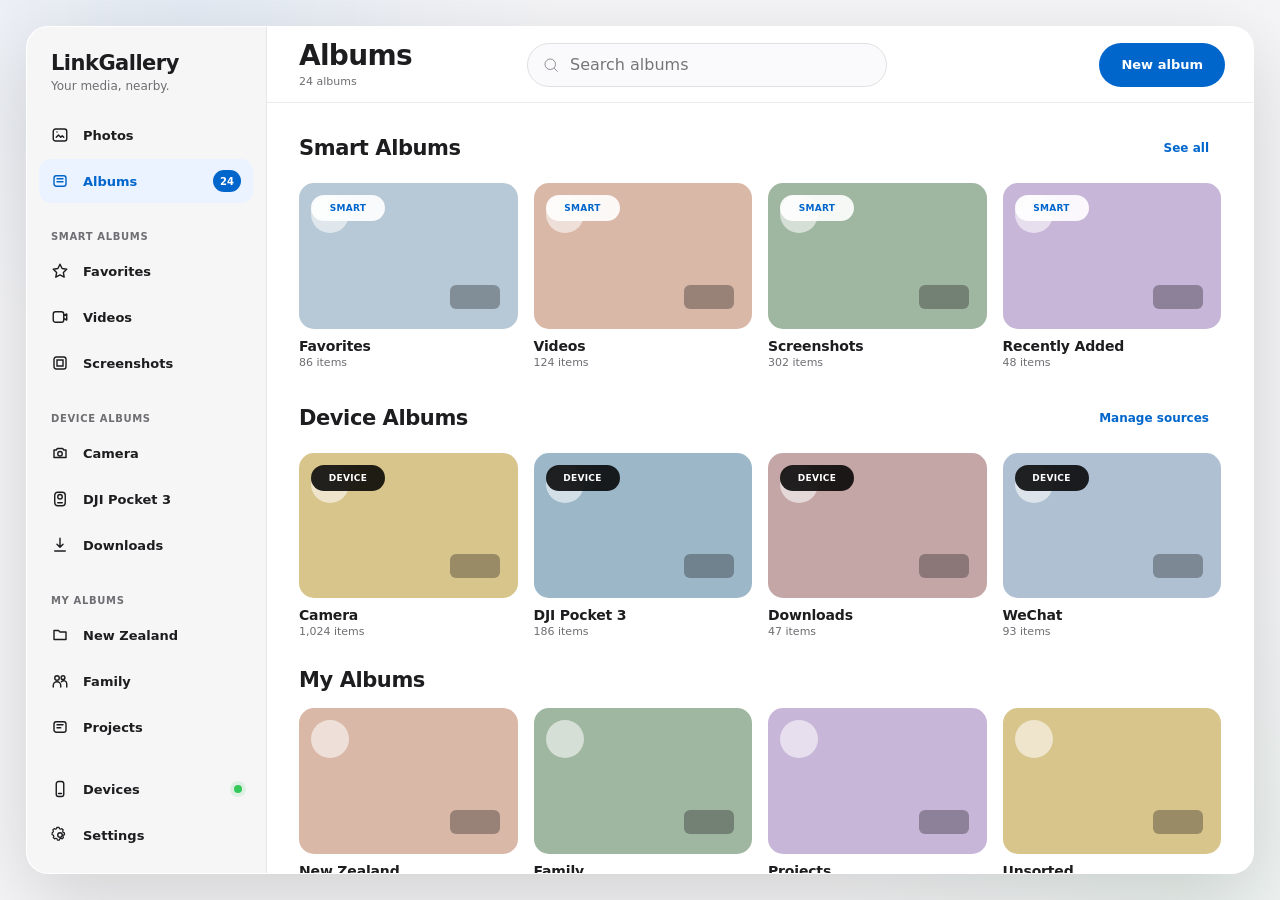
<file: website/mockups/desktop.html>
<!doctype html>
<html lang="zh-CN">
<head>
  <meta charset="utf-8" />
  <meta name="viewport" content="width=device-width, initial-scale=1" />
  <meta name="theme-color" content="#f5f5f7" />
  <title>LinkGallery Desktop HTML Mockup</title>
  <style>
    :root {
      --blue: #0066cc;
      --blue-strong: #0071e3;
      --blue-soft: #eaf3ff;
      --ink: #1d1d1f;
      --muted: #6e6e73;
      --canvas: #ffffff;
      --parchment: #f5f5f7;
      --surface: #fafafc;
      --line: #e0e0e0;
      --dark: #1c1c1e;
      --success: #34c759;
      --warning: #ff9f0a;
      --danger: #ff3b30;
      --glass-light: rgba(255,255,255,.72);
      --glass-dark: rgba(28,28,30,.62);
      --ease: cubic-bezier(.2,.8,.2,1);
      --sidebar: 240px;
      --inspector: 330px;
      --shadow: 0 24px 80px rgba(0,0,0,.15);
    }

    * {
      box-sizing: border-box;
      -webkit-tap-highlight-color: transparent;
    }

    html, body {
      margin: 0;
      min-height: 100%;
      background:
        radial-gradient(circle at 15% 0%, rgba(0,102,204,.07), transparent 26%),
        radial-gradient(circle at 92% 100%, rgba(52,199,89,.05), transparent 24%),
        var(--parchment);
      color: var(--ink);
      font-family: Inter, ui-sans-serif, system-ui, -apple-system, BlinkMacSystemFont,
        "Segoe UI", "PingFang SC", "Microsoft YaHei", sans-serif;
    }

    button, input, select {
      font: inherit;
    }

    button {
      border: 0;
    }

    .page-shell {
      min-height: 100dvh;
      display: grid;
      place-items: center;
      padding: 26px;
    }

    .window {
      position: relative;
      width: min(1480px, calc(100vw - 52px));
      height: min(920px, calc(100dvh - 52px));
      min-height: 700px;
      overflow: hidden;
      border-radius: 22px;
      background: var(--canvas);
      box-shadow: var(--shadow);
      border: 1px solid rgba(255,255,255,.9);
      display: grid;
      grid-template-columns: var(--sidebar) minmax(0,1fr);
      isolation: isolate;
    }

    .sidebar {
      position: relative;
      z-index: 5;
      display: flex;
      flex-direction: column;
      min-width: 0;
      background: rgba(245,245,247,.9);
      backdrop-filter: saturate(145%) blur(22px);
      border-right: 1px solid rgba(224,224,224,.7);
      padding: 24px 12px 16px;
    }

    .brand {
      padding: 0 12px 20px;
    }

    .brand-title {
      margin: 0;
      font-size: 21px;
      font-weight: 750;
      letter-spacing: -.025em;
    }

    .brand-subtitle {
      margin-top: 4px;
      color: var(--muted);
      font-size: 12px;
    }

    .sidebar-scroll {
      flex: 1;
      overflow-y: auto;
      scrollbar-width: none;
      padding-right: 1px;
    }

    .sidebar-scroll::-webkit-scrollbar {
      display: none;
    }

    .nav-section {
      margin-bottom: 18px;
    }

    .nav-heading {
      padding: 10px 12px 7px;
      color: var(--muted);
      font-size: 10px;
      font-weight: 800;
      letter-spacing: .065em;
    }

    .nav-item {
      width: 100%;
      min-height: 44px;
      display: grid;
      grid-template-columns: 24px minmax(0,1fr) auto;
      align-items: center;
      gap: 8px;
      padding: 0 12px;
      border-radius: 12px;
      background: transparent;
      color: var(--ink);
      cursor: pointer;
      text-align: left;
      transition:
        transform 80ms var(--ease),
        background 120ms var(--ease),
        color 120ms var(--ease);
    }

    .nav-item + .nav-item {
      margin-top: 2px;
    }

    .nav-item:hover {
      background: var(--blue-soft);
      color: var(--blue);
    }

    .nav-item:active {
      transform: scale(.97);
      background: var(--blue);
      color: white;
    }

    .nav-item.active {
      background: var(--blue-soft);
      color: var(--blue);
    }

    .nav-icon {
      width: 18px;
      height: 18px;
      stroke-width: 1.9;
    }

    .nav-label {
      overflow: hidden;
      white-space: nowrap;
      text-overflow: ellipsis;
      font-size: 13px;
      font-weight: 680;
    }

    .badge {
      min-width: 28px;
      height: 22px;
      padding: 0 7px;
      display: inline-grid;
      place-items: center;
      border-radius: 999px;
      background: var(--blue);
      color: white;
      font-size: 10px;
      font-weight: 800;
    }

    .status-dot {
      width: 8px;
      height: 8px;
      border-radius: 50%;
      background: var(--success);
      box-shadow: 0 0 0 4px rgba(52,199,89,.12);
    }

    .main {
      position: relative;
      min-width: 0;
      min-height: 0;
      background: var(--canvas);
      overflow: hidden;
    }

    .view {
      position: absolute;
      inset: 0;
      display: none;
      grid-template-rows: auto minmax(0,1fr);
      background: var(--canvas);
    }

    .view.active {
      display: grid;
      animation: enter 220ms var(--ease);
    }

    @keyframes enter {
      from { opacity: 0; transform: translateY(8px); }
      to { opacity: 1; transform: translateY(0); }
    }

    .toolbar {
      position: relative;
      z-index: 4;
      min-height: 76px;
      display: flex;
      align-items: center;
      gap: 18px;
      padding: 12px 28px 12px 32px;
      background: rgba(255,255,255,.84);
      backdrop-filter: saturate(160%) blur(20px);
      border-bottom: 1px solid rgba(224,224,224,.64);
    }

    .toolbar-title {
      min-width: 210px;
    }

    .toolbar h1 {
      margin: 0;
      font-size: 28px;
      line-height: 1.05;
      font-weight: 760;
      letter-spacing: -.025em;
    }

    .toolbar-meta {
      margin-top: 4px;
      color: var(--muted);
      font-size: 11px;
    }

    .toolbar-spacer {
      flex: 1;
    }

    .search {
      position: relative;
      width: min(360px, 35vw);
      min-width: 220px;
    }

    .search input {
      width: 100%;
      height: 44px;
      border-radius: 999px;
      border: 1px solid var(--line);
      background: var(--surface);
      color: var(--ink);
      outline: none;
      padding: 0 42px 0 42px;
      transition:
        border-color 120ms var(--ease),
        box-shadow 120ms var(--ease),
        background 120ms var(--ease);
    }

    .search input:focus {
      border-color: var(--blue);
      box-shadow: 0 0 0 3px rgba(0,102,204,.12);
      background: white;
    }

    .search svg {
      position: absolute;
      left: 15px;
      top: 13px;
      width: 18px;
      height: 18px;
      color: var(--muted);
      pointer-events: none;
    }

    .icon-button,
    .secondary-button,
    .primary-button {
      min-height: 44px;
      border-radius: 999px;
      cursor: pointer;
      font-size: 13px;
      font-weight: 750;
      transition:
        transform 80ms var(--ease),
        background 120ms var(--ease),
        color 120ms var(--ease),
        border-color 120ms var(--ease);
    }

    .icon-button {
      width: 44px;
      display: inline-grid;
      place-items: center;
      background: white;
      border: 1px solid var(--line);
      color: var(--ink);
    }

    .icon-button svg {
      width: 18px;
      height: 18px;
      stroke-width: 1.9;
    }

    .icon-button:hover,
    .secondary-button:hover {
      background: var(--blue-soft);
      color: var(--blue);
      border-color: rgba(0,102,204,.18);
    }

    .icon-button:active,
    .secondary-button:active,
    .primary-button:active {
      transform: scale(.97);
      background: var(--blue);
      color: white;
    }

    .secondary-button {
      padding: 0 18px;
      background: white;
      border: 1px solid var(--line);
      color: var(--ink);
    }

    .primary-button {
      padding: 0 22px;
      background: var(--blue);
      color: white;
    }

    .primary-button:hover {
      background: var(--blue-strong);
    }

    .content {
      min-height: 0;
      overflow: auto;
      scrollbar-width: thin;
      scrollbar-color: #d1d1d6 transparent;
    }

    .content-inner {
      padding: 26px 32px 48px;
    }

    .section {
      margin-bottom: 30px;
    }

    .section:last-child {
      margin-bottom: 0;
    }

    .section-header {
      display: flex;
      align-items: center;
      justify-content: space-between;
      margin-bottom: 16px;
      gap: 20px;
    }

    .section-title {
      margin: 0;
      font-size: 21px;
      font-weight: 760;
      letter-spacing: -.02em;
    }

    .section-action {
      min-height: 38px;
      padding: 0 12px;
      border-radius: 999px;
      color: var(--blue);
      background: transparent;
      font-size: 12px;
      font-weight: 750;
      cursor: pointer;
    }

    .section-action:hover {
      background: var(--blue-soft);
    }

    .album-grid {
      display: grid;
      grid-template-columns: repeat(4, minmax(145px, 1fr));
      gap: 20px 16px;
    }

    .album-card {
      text-align: left;
      color: inherit;
      background: transparent;
      padding: 0;
      border-radius: 16px;
      cursor: pointer;
      transition: transform 80ms var(--ease);
    }

    .album-card:active {
      transform: scale(.98);
    }

    .album-cover {
      position: relative;
      aspect-ratio: 1.5;
      border-radius: 15px;
      overflow: hidden;
      background: var(--cover);
      transition:
        outline-color 120ms var(--ease),
        filter 120ms var(--ease);
    }

    .album-cover::before {
      content: "";
      position: absolute;
      width: 38px;
      height: 38px;
      left: 12px;
      top: 12px;
      border-radius: 50%;
      background: rgba(255,255,255,.56);
    }

    .album-cover::after {
      content: "";
      position: absolute;
      right: 18px;
      bottom: 20px;
      width: 50px;
      height: 24px;
      border-radius: 6px;
      background: rgba(29,29,31,.34);
    }

    .album-card:hover .album-cover {
      outline: 2px solid rgba(0,102,204,.26);
      outline-offset: -2px;
      filter: brightness(.99);
    }

    .album-tag {
      position: absolute;
      left: 12px;
      top: 12px;
      min-width: 74px;
      height: 26px;
      display: inline-grid;
      place-items: center;
      padding: 0 10px;
      border-radius: 999px;
      background: rgba(255,255,255,.9);
      color: var(--blue);
      font-size: 9px;
      font-weight: 850;
      letter-spacing: .03em;
      z-index: 2;
      backdrop-filter: blur(10px);
    }

    .album-tag.device {
      color: white;
      background: rgba(0,0,0,.86);
    }

    .album-name {
      margin-top: 9px;
      font-size: 14px;
      font-weight: 760;
      letter-spacing: -.012em;
    }

    .album-count {
      margin-top: 2px;
      color: var(--muted);
      font-size: 11px;
    }

    .photos-layout {
      height: 100%;
      display: grid;
      grid-template-columns: minmax(0,1fr) var(--inspector);
      min-height: 0;
    }

    .media-pane {
      min-width: 0;
      min-height: 0;
      overflow: auto;
    }

    .inspector {
      position: relative;
      min-width: 0;
      background: rgba(250,250,252,.84);
      backdrop-filter: saturate(150%) blur(20px);
      border-left: 1px solid rgba(224,224,224,.8);
      padding: 22px;
      overflow-y: auto;
    }

    .inspector-preview {
      position: relative;
      aspect-ratio: 1.2;
      border-radius: 18px;
      overflow: hidden;
      background: var(--cover, #b7c9d6);
      margin-bottom: 20px;
    }

    .inspector-preview::before {
      content: "";
      position: absolute;
      width: 54px;
      height: 54px;
      left: 18px;
      top: 18px;
      border-radius: 50%;
      background: rgba(255,255,255,.52);
    }

    .inspector-preview::after {
      content: "";
      position: absolute;
      right: 22px;
      bottom: 22px;
      width: 80px;
      height: 34px;
      border-radius: 9px;
      background: rgba(29,29,31,.34);
    }

    .inspector-title {
      margin: 0;
      font-size: 17px;
      font-weight: 760;
    }

    .inspector-meta {
      margin-top: 5px;
      color: var(--muted);
      font-size: 12px;
    }

    .meta-list {
      margin: 20px 0;
      border-top: 1px solid var(--line);
    }

    .meta-row {
      display: flex;
      justify-content: space-between;
      gap: 16px;
      min-height: 44px;
      align-items: center;
      border-bottom: 1px solid var(--line);
      font-size: 12px;
    }

    .meta-row span:first-child {
      color: var(--muted);
    }

    .media-grid {
      display: grid;
      grid-template-columns: repeat(5, minmax(120px, 1fr));
      gap: 10px;
    }

    .media-tile {
      position: relative;
      aspect-ratio: 1.18;
      border-radius: 11px;
      overflow: hidden;
      background: var(--cover);
      cursor: pointer;
      border: 0;
      transition:
        transform 80ms var(--ease),
        outline-color 120ms var(--ease);
    }

    .media-tile::before {
      content: "";
      position: absolute;
      width: 34px;
      height: 34px;
      left: 12px;
      top: 12px;
      border-radius: 50%;
      background: rgba(255,255,255,.56);
    }

    .media-tile::after {
      content: "";
      position: absolute;
      right: 13px;
      bottom: 13px;
      width: 42px;
      height: 22px;
      border-radius: 6px;
      background: rgba(29,29,31,.32);
    }

    .media-tile:hover {
      outline: 2px solid rgba(0,102,204,.22);
      outline-offset: -2px;
    }

    .media-tile:active {
      transform: scale(.96);
    }

    .media-tile.selected {
      outline: 2px solid var(--blue);
      outline-offset: -2px;
    }

    .media-tile.selected .check {
      transform: scale(1);
      opacity: 1;
    }

    .check {
      position: absolute;
      z-index: 3;
      right: 10px;
      top: 10px;
      width: 25px;
      height: 25px;
      display: grid;
      place-items: center;
      border-radius: 50%;
      background: var(--blue);
      color: white;
      font-size: 13px;
      font-weight: 900;
      transform: scale(.6);
      opacity: 0;
      transition:
        transform 180ms var(--ease),
        opacity 140ms var(--ease);
    }

    .date-heading {
      margin: 8px 0 12px;
      font-size: 17px;
      font-weight: 760;
    }

    .segmented {
      display: flex;
      gap: 8px;
      margin-bottom: 18px;
    }

    .segment {
      min-width: 96px;
      min-height: 36px;
      border-radius: 999px;
      background: white;
      border: 1px solid var(--line);
      color: var(--ink);
      font-size: 12px;
      font-weight: 760;
      cursor: pointer;
      transition:
        transform 80ms var(--ease),
        background 120ms var(--ease),
        color 120ms var(--ease);
    }

    .segment.active {
      background: var(--blue);
      color: white;
      border-color: var(--blue);
    }

    .segment:active {
      transform: scale(.97);
    }

    .device-grid {
      display: grid;
      grid-template-columns: repeat(2, minmax(280px, 1fr));
      gap: 18px;
    }

    .device-card,
    .settings-card {
      border: 1px solid var(--line);
      border-radius: 20px;
      background: white;
      padding: 20px;
    }

    .device-card.connected {
      border-color: rgba(52,199,89,.28);
      background:
        linear-gradient(180deg, rgba(52,199,89,.04), white 50%);
    }

    .device-card-head {
      display: flex;
      align-items: center;
      gap: 12px;
    }

    .device-icon {
      width: 48px;
      height: 48px;
      display: grid;
      place-items: center;
      border-radius: 15px;
      background: var(--blue-soft);
      color: var(--blue);
    }

    .device-icon svg {
      width: 24px;
      height: 24px;
    }

    .device-card h3 {
      margin: 0;
      font-size: 16px;
    }

    .device-card p {
      margin: 5px 0 0;
      color: var(--muted);
      font-size: 12px;
    }

    .device-actions {
      display: flex;
      gap: 10px;
      margin-top: 18px;
    }

    .setting-row {
      min-height: 66px;
      display: grid;
      grid-template-columns: 42px minmax(0,1fr) auto;
      align-items: center;
      gap: 12px;
      padding: 8px 2px;
    }

    .setting-row + .setting-row {
      border-top: 1px solid var(--line);
    }

    .setting-icon {
      width: 38px;
      height: 38px;
      display: grid;
      place-items: center;
      border-radius: 12px;
      background: var(--blue-soft);
      color: var(--blue);
    }

    .setting-title {
      font-size: 13px;
      font-weight: 760;
    }

    .setting-subtitle {
      margin-top: 3px;
      color: var(--muted);
      font-size: 11px;
    }

    .switch {
      position: relative;
      width: 50px;
      height: 30px;
      border-radius: 999px;
      background: #d1d1d6;
      cursor: pointer;
      transition: background 160ms var(--ease);
    }

    .switch::after {
      content: "";
      position: absolute;
      left: 3px;
      top: 3px;
      width: 24px;
      height: 24px;
      border-radius: 50%;
      background: white;
      box-shadow: 0 2px 7px rgba(0,0,0,.17);
      transition: transform 180ms var(--ease);
    }

    .switch.on {
      background: var(--blue);
    }

    .switch.on::after {
      transform: translateX(20px);
    }

    .modal-backdrop {
      position: absolute;
      z-index: 40;
      inset: 0;
      display: none;
      place-items: center;
      background: rgba(0,0,0,.22);
      backdrop-filter: blur(9px);
    }

    .modal-backdrop.show {
      display: grid;
    }

    .modal {
      width: min(440px, calc(100% - 40px));
      padding: 24px;
      border-radius: 24px;
      background: rgba(255,255,255,.86);
      backdrop-filter: saturate(170%) blur(24px);
      border: 1px solid rgba(255,255,255,.7);
      box-shadow: 0 28px 90px rgba(0,0,0,.2);
      animation: modal-in 220ms var(--ease);
    }

    @keyframes modal-in {
      from { opacity: 0; transform: scale(.96) translateY(8px); }
      to { opacity: 1; transform: scale(1) translateY(0); }
    }

    .modal h2 {
      margin: 0;
      font-size: 22px;
    }

    .modal p {
      margin: 8px 0 18px;
      color: var(--muted);
      font-size: 13px;
      line-height: 1.55;
    }

    .modal input {
      width: 100%;
      height: 46px;
      border-radius: 14px;
      border: 1px solid var(--line);
      padding: 0 14px;
      outline: none;
      background: white;
    }

    .modal input:focus {
      border-color: var(--blue);
      box-shadow: 0 0 0 3px rgba(0,102,204,.12);
    }

    .modal-actions {
      display: flex;
      justify-content: flex-end;
      gap: 10px;
      margin-top: 20px;
    }

    .toast {
      position: absolute;
      z-index: 80;
      left: 50%;
      bottom: 24px;
      max-width: calc(100% - 48px);
      transform: translate(-50%, 16px);
      padding: 12px 18px;
      border-radius: 999px;
      color: white;
      background: rgba(29,29,31,.86);
      backdrop-filter: blur(18px);
      font-size: 12px;
      opacity: 0;
      pointer-events: none;
      transition:
        opacity 180ms var(--ease),
        transform 180ms var(--ease);
    }

    .toast.show {
      opacity: 1;
      transform: translate(-50%, 0);
    }

    .viewer {
      position: absolute;
      z-index: 60;
      inset: 0;
      display: none;
      background: #050505;
      color: white;
    }

    .viewer.show {
      display: block;
    }

    .viewer-stage {
      position: absolute;
      inset: 0;
      display: grid;
      place-items: center;
      overflow: hidden;
    }

    .viewer-photo {
      width: min(70vw, 880px);
      aspect-ratio: 1.45;
      border-radius: 22px;
      background: var(--viewer-cover, #9bb7c8);
      position: relative;
      transition: transform 200ms var(--ease);
    }

    .viewer-photo::before {
      content: "";
      position: absolute;
      width: 130px;
      height: 130px;
      left: 8%;
      top: 12%;
      border-radius: 50%;
      background: rgba(255,255,255,.5);
    }

    .viewer-photo::after {
      content: "";
      position: absolute;
      width: 34%;
      height: 22%;
      right: 10%;
      bottom: 14%;
      border-radius: 20px;
      background: rgba(0,0,0,.28);
    }

    .viewer-bar {
      position: absolute;
      z-index: 2;
      left: 24px;
      right: 24px;
      top: 20px;
      min-height: 64px;
      display: flex;
      align-items: center;
      gap: 12px;
      padding: 10px 14px;
      border-radius: 24px;
      background: var(--glass-dark);
      backdrop-filter: saturate(150%) blur(20px);
      border: 1px solid rgba(255,255,255,.16);
    }

    .viewer-bar .icon-button {
      color: white;
      background: rgba(255,255,255,.1);
      border-color: rgba(255,255,255,.12);
    }

    .viewer-name {
      flex: 1;
      min-width: 0;
      font-size: 13px;
      font-weight: 700;
    }

    .viewer-name span {
      display: block;
      color: rgba(255,255,255,.58);
      font-size: 10px;
      font-weight: 500;
      margin-top: 2px;
    }

    @media (max-width: 1200px) {
      :root { --inspector: 280px; }
      .album-grid { grid-template-columns: repeat(3, minmax(145px, 1fr)); }
      .media-grid { grid-template-columns: repeat(4, minmax(120px,1fr)); }
    }

    @media (max-width: 960px) {
      :root { --sidebar: 82px; }
      .brand-title, .brand-subtitle, .nav-label, .nav-heading, .badge { display: none; }
      .brand { padding: 0 8px 18px; text-align: center; }
      .brand::before {
        content: "LG";
        display: inline-grid;
        place-items: center;
        width: 42px;
        height: 42px;
        border-radius: 14px;
        background: var(--blue);
        color: white;
        font-weight: 800;
      }
      .nav-item {
        display: grid;
        grid-template-columns: 1fr;
        justify-items: center;
        padding: 0;
      }
      .nav-icon { width: 20px; height: 20px; }
      .photos-layout { grid-template-columns: minmax(0,1fr); }
      .inspector { display: none; }
      .album-grid { grid-template-columns: repeat(3, minmax(135px,1fr)); }
    }

    @media (max-width: 720px) {
      .page-shell { padding: 0; }
      .window {
        width: 100vw;
        height: 100dvh;
        border-radius: 0;
        border: 0;
        grid-template-columns: 72px minmax(0,1fr);
      }
      .toolbar {
        padding: 12px 16px;
        flex-wrap: wrap;
      }
      .toolbar-title { min-width: 150px; }
      .search { order: 3; width: 100%; }
      .album-grid { grid-template-columns: repeat(2, minmax(130px,1fr)); }
      .media-grid { grid-template-columns: repeat(3, minmax(95px,1fr)); }
      .device-grid { grid-template-columns: 1fr; }
      .content-inner { padding: 22px 18px 42px; }
    }

    @media (prefers-reduced-motion: reduce) {
      *, *::before, *::after {
        animation-duration: 1ms !important;
        transition-duration: 1ms !important;
        scroll-behavior: auto !important;
      }
    }
  </style>
</head>
<body>
  <main class="page-shell">
    <section class="window" aria-label="LinkGallery desktop app">
      <aside class="sidebar">
        <div class="brand">
          <h1 class="brand-title">LinkGallery</h1>
          <div class="brand-subtitle">Your media, nearby.</div>
        </div>

        <div class="sidebar-scroll">
          <div class="nav-section">
            <button class="nav-item" data-view="photos">
              <svg class="nav-icon" viewBox="0 0 24 24" fill="none" stroke="currentColor">
                <rect x="3" y="4" width="18" height="16" rx="3"/>
                <path d="m7 15 3-3 3 3 2-2 2 2M8 8h.01" stroke-linecap="round" stroke-linejoin="round"/>
              </svg>
              <span class="nav-label">Photos</span>
            </button>
            <button class="nav-item active" data-view="albums">
              <svg class="nav-icon" viewBox="0 0 24 24" fill="none" stroke="currentColor">
                <rect x="4" y="5" width="16" height="14" rx="3"/>
                <path d="M8 9h8M8 13h8" stroke-linecap="round"/>
              </svg>
              <span class="nav-label">Albums</span>
              <span class="badge">24</span>
            </button>
          </div>

          <div class="nav-section">
            <div class="nav-heading">SMART ALBUMS</div>
            <button class="nav-item album-link" data-album="favorites">
              <svg class="nav-icon" viewBox="0 0 24 24" fill="none" stroke="currentColor">
                <path d="m12 3 2.8 5.7 6.2.9-4.5 4.4 1.1 6.2L12 17.3l-5.6 2.9 1.1-6.2L3 9.6l6.2-.9L12 3Z" stroke-linejoin="round"/>
              </svg>
              <span class="nav-label">Favorites</span>
            </button>
            <button class="nav-item album-link" data-album="videos">
              <svg class="nav-icon" viewBox="0 0 24 24" fill="none" stroke="currentColor">
                <rect x="3" y="5" width="14" height="14" rx="3"/>
                <path d="m17 10 4-2v8l-4-2" stroke-linejoin="round"/>
              </svg>
              <span class="nav-label">Videos</span>
            </button>
            <button class="nav-item album-link" data-album="screenshots">
              <svg class="nav-icon" viewBox="0 0 24 24" fill="none" stroke="currentColor">
                <rect x="4" y="4" width="16" height="16" rx="3"/>
                <path d="M8 8h8v8H8z"/>
              </svg>
              <span class="nav-label">Screenshots</span>
            </button>
          </div>

          <div class="nav-section">
            <div class="nav-heading">DEVICE ALBUMS</div>
            <button class="nav-item album-link" data-album="camera">
              <svg class="nav-icon" viewBox="0 0 24 24" fill="none" stroke="currentColor">
                <path d="M4 8h3l1.5-2h7L17 8h3v10H4V8Z" stroke-linejoin="round"/>
                <circle cx="12" cy="13" r="3"/>
              </svg>
              <span class="nav-label">Camera</span>
            </button>
            <button class="nav-item album-link" data-album="dji">
              <svg class="nav-icon" viewBox="0 0 24 24" fill="none" stroke="currentColor">
                <rect x="5" y="3" width="14" height="18" rx="4"/>
                <circle cx="12" cy="9" r="3"/>
                <path d="M9 17h6" stroke-linecap="round"/>
              </svg>
              <span class="nav-label">DJI Pocket 3</span>
            </button>
            <button class="nav-item album-link" data-album="downloads">
              <svg class="nav-icon" viewBox="0 0 24 24" fill="none" stroke="currentColor">
                <path d="M12 3v12m0 0 4-4m-4 4-4-4" stroke-linecap="round" stroke-linejoin="round"/>
                <path d="M5 20h14" stroke-linecap="round"/>
              </svg>
              <span class="nav-label">Downloads</span>
            </button>
          </div>

          <div class="nav-section">
            <div class="nav-heading">MY ALBUMS</div>
            <button class="nav-item album-link" data-album="new-zealand">
              <svg class="nav-icon" viewBox="0 0 24 24" fill="none" stroke="currentColor">
                <path d="M4 6h6l2 2h8v10H4V6Z" stroke-linejoin="round"/>
              </svg>
              <span class="nav-label">New Zealand</span>
            </button>
            <button class="nav-item album-link" data-album="family">
              <svg class="nav-icon" viewBox="0 0 24 24" fill="none" stroke="currentColor">
                <path d="M8 11a3 3 0 1 0 0-6 3 3 0 0 0 0 6Zm8-1a2.5 2.5 0 1 0 0-5 2.5 2.5 0 0 0 0 5Z"/>
                <path d="M3 20v-2a5 5 0 0 1 10 0v2m1-7a4 4 0 0 1 7 2.6V20" stroke-linecap="round"/>
              </svg>
              <span class="nav-label">Family</span>
            </button>
            <button class="nav-item album-link" data-album="projects">
              <svg class="nav-icon" viewBox="0 0 24 24" fill="none" stroke="currentColor">
                <rect x="4" y="5" width="16" height="14" rx="3"/>
                <path d="M8 9h8M8 13h5" stroke-linecap="round"/>
              </svg>
              <span class="nav-label">Projects</span>
            </button>
          </div>
        </div>

        <div class="nav-section" style="margin:0">
          <button class="nav-item" data-view="devices">
            <svg class="nav-icon" viewBox="0 0 24 24" fill="none" stroke="currentColor">
              <rect x="7" y="2" width="10" height="20" rx="3"/>
              <path d="M10 18h4" stroke-linecap="round"/>
            </svg>
            <span class="nav-label">Devices</span>
            <span class="status-dot"></span>
          </button>
          <button class="nav-item" data-view="settings">
            <svg class="nav-icon" viewBox="0 0 24 24" fill="none" stroke="currentColor">
              <circle cx="12" cy="12" r="3"/>
              <path d="M19 13.5v-3l-2-.7-.7-1.7.9-1.9-2.1-2.1-1.9.9-1.7-.7L10.5 2h-3l-.7 2.2-1.7.7-1.9-.9L1.1 6.1 2 8l-.7 1.7L0 10.5v3l2 .7.7 1.7-.9 1.9 2.1 2.1 1.9-.9 1.7.7.7 2.3h3l.7-2.3 1.7-.7 1.9.9 2.1-2.1-.9-1.9.7-1.7 2-.7Z" stroke-linejoin="round" transform="translate(1.5 0) scale(.86)"/>
            </svg>
            <span class="nav-label">Settings</span>
          </button>
        </div>
      </aside>

      <section class="main">
        <section class="view active" data-view-panel="albums">
          <header class="toolbar">
            <div class="toolbar-title">
              <h1>Albums</h1>
              <div class="toolbar-meta">24 albums</div>
            </div>
            <div class="search">
              <svg viewBox="0 0 24 24" fill="none" stroke="currentColor">
                <circle cx="11" cy="11" r="7"/>
                <path d="m16.5 16.5 4 4" stroke-linecap="round"/>
              </svg>
              <input id="albumSearch" type="search" placeholder="Search albums" />
            </div>
            <div class="toolbar-spacer"></div>
            <button class="primary-button" id="newAlbumBtn">New album</button>
          </header>

          <div class="content">
            <div class="content-inner">
              <section class="section">
                <div class="section-header">
                  <h2 class="section-title">Smart Albums</h2>
                  <button class="section-action">See all</button>
                </div>
                <div class="album-grid" id="smartAlbumGrid"></div>
              </section>

              <section class="section">
                <div class="section-header">
                  <h2 class="section-title">Device Albums</h2>
                  <button class="section-action" data-view="devices">Manage sources</button>
                </div>
                <div class="album-grid" id="deviceAlbumGrid"></div>
              </section>

              <section class="section">
                <div class="section-header">
                  <h2 class="section-title">My Albums</h2>
                </div>
                <div class="album-grid" id="myAlbumGrid"></div>
              </section>
            </div>
          </div>
        </section>

        <section class="view" data-view-panel="photos">
          <header class="toolbar">
            <div class="toolbar-title">
              <h1>Photos</h1>
              <div class="toolbar-meta">1,421 items · Connected</div>
            </div>
            <div class="search">
              <svg viewBox="0 0 24 24" fill="none" stroke="currentColor">
                <circle cx="11" cy="11" r="7"/>
                <path d="m16.5 16.5 4 4" stroke-linecap="round"/>
              </svg>
              <input id="photoSearch" type="search" placeholder="Search media" />
            </div>
            <div class="toolbar-spacer"></div>
            <button class="secondary-button" id="selectBtn">Select</button>
            <button class="icon-button" title="Grid size" aria-label="Grid size">
              <svg viewBox="0 0 24 24" fill="none" stroke="currentColor">
                <rect x="4" y="4" width="6" height="6" rx="1"/>
                <rect x="14" y="4" width="6" height="6" rx="1"/>
                <rect x="4" y="14" width="6" height="6" rx="1"/>
                <rect x="14" y="14" width="6" height="6" rx="1"/>
              </svg>
            </button>
          </header>

          <div class="photos-layout">
            <div class="media-pane content">
              <div class="content-inner">
                <div class="date-heading">3 July 2026</div>
                <div class="media-grid" id="photoGrid"></div>
                <div class="date-heading" style="margin-top:28px">2 July 2026</div>
                <div class="media-grid" id="photoGrid2"></div>
              </div>
            </div>

            <aside class="inspector">
              <div class="inspector-preview" id="inspectorPreview"></div>
              <h2 class="inspector-title" id="inspectorTitle">IMG_1421.HEIC</h2>
              <div class="inspector-meta">3 July 2026 · 16:42</div>
              <div class="meta-list">
                <div class="meta-row"><span>Type</span><strong>HEIC photo</strong></div>
                <div class="meta-row"><span>Dimensions</span><strong>4032 × 3024</strong></div>
                <div class="meta-row"><span>Size</span><strong>3.8 MB</strong></div>
                <div class="meta-row"><span>Source</span><strong>24129PN74C</strong></div>
              </div>
              <button class="primary-button" id="copySelectedBtn" style="width:100%">Copy to computer</button>
            </aside>
          </div>
        </section>

        <section class="view" data-view-panel="album-detail">
          <header class="toolbar">
            <button class="secondary-button" id="backToAlbums">‹ Albums</button>
            <div class="toolbar-title">
              <h1 id="albumDetailTitle">DJI Pocket 3</h1>
              <div class="toolbar-meta" id="albumDetailMeta">186 items · Device album</div>
            </div>
            <div class="toolbar-spacer"></div>
            <button class="secondary-button" id="selectAlbumItems">Select</button>
            <button class="primary-button" id="copyAlbumBtn">Copy album</button>
          </header>

          <div class="content">
            <div class="content-inner">
              <div class="segmented" id="detailSegments">
                <button class="segment active">All</button>
                <button class="segment">Photos</button>
                <button class="segment">Videos</button>
              </div>
              <div class="date-heading">3 July 2026</div>
              <div class="media-grid" id="albumMediaGrid"></div>
            </div>
          </div>
        </section>

        <section class="view" data-view-panel="devices">
          <header class="toolbar">
            <div class="toolbar-title">
              <h1>Devices</h1>
              <div class="toolbar-meta">2 nearby sources</div>
            </div>
            <div class="toolbar-spacer"></div>
            <button class="secondary-button" id="manualConnectBtn">Enter IP manually</button>
            <button class="primary-button" id="discoverBtn">Find devices</button>
          </header>

          <div class="content">
            <div class="content-inner">
              <div class="device-grid">
                <article class="device-card connected">
                  <div class="device-card-head">
                    <div class="device-icon">
                      <svg viewBox="0 0 24 24" fill="none" stroke="currentColor">
                        <rect x="7" y="2" width="10" height="20" rx="3"/>
                        <path d="M10 18h4" stroke-linecap="round"/>
                      </svg>
                    </div>
                    <div>
                      <h3>24129PN74C</h3>
                      <p>Connected over Wi-Fi · 108 ms</p>
                    </div>
                  </div>
                  <div class="device-actions">
                    <button class="primary-button" data-view="photos">Browse photos</button>
                    <button class="secondary-button" id="disconnectBtn">Disconnect</button>
                  </div>
                </article>

                <article class="device-card">
                  <div class="device-card-head">
                    <div class="device-icon">
                      <svg viewBox="0 0 24 24" fill="none" stroke="currentColor">
                        <rect x="5" y="3" width="14" height="18" rx="4"/>
                        <circle cx="12" cy="9" r="3"/>
                        <path d="M9 17h6" stroke-linecap="round"/>
                      </svg>
                    </div>
                    <div>
                      <h3>DJI Pocket 3</h3>
                      <p>Available · Direct Wi-Fi</p>
                    </div>
                  </div>
                  <div class="device-actions">
                    <button class="primary-button" id="connectDjiBtn">Connect</button>
                    <button class="secondary-button">Details</button>
                  </div>
                </article>
              </div>
            </div>
          </div>
        </section>

        <section class="view" data-view-panel="settings">
          <header class="toolbar">
            <div class="toolbar-title">
              <h1>Settings</h1>
              <div class="toolbar-meta">Desktop preferences</div>
            </div>
          </header>

          <div class="content">
            <div class="content-inner" style="max-width:820px">
              <article class="settings-card">
                <div class="setting-row">
                  <div class="setting-icon">
                    <svg viewBox="0 0 24 24" fill="none" stroke="currentColor">
                      <path d="M4 6h6l2 2h8v10H4V6Z" stroke-linejoin="round"/>
                    </svg>
                  </div>
                  <div>
                    <div class="setting-title">Download folder</div>
                    <div class="setting-subtitle">C:\Users\Xiang\Pictures\LinkGallery</div>
                  </div>
                  <button class="secondary-button" id="chooseFolderBtn">Choose</button>
                </div>

                <div class="setting-row">
                  <div class="setting-icon">
                    <svg viewBox="0 0 24 24" fill="none" stroke="currentColor">
                      <path d="M5 12h14M12 5v14" stroke-linecap="round"/>
                    </svg>
                  </div>
                  <div>
                    <div class="setting-title">Preserve album folders</div>
                    <div class="setting-subtitle">Create destination folders using album names</div>
                  </div>
                  <button class="switch on" id="folderSwitch" aria-label="Toggle album folders"></button>
                </div>

                <div class="setting-row">
                  <div class="setting-icon">
                    <svg viewBox="0 0 24 24" fill="none" stroke="currentColor">
                      <path d="M8 4h8v4H8zM5 10h14v10H5z" stroke-linejoin="round"/>
                    </svg>
                  </div>
                  <div>
                    <div class="setting-title">Thumbnail cache</div>
                    <div class="setting-subtitle">1.2 GB · 4,821 cached previews</div>
                  </div>
                  <button class="secondary-button" id="clearCacheBtn">Clear</button>
                </div>

                <div class="setting-row">
                  <div class="setting-icon">
                    <svg viewBox="0 0 24 24" fill="none" stroke="currentColor">
                      <path d="M4 12h16M12 4v16" stroke-linecap="round"/>
                    </svg>
                  </div>
                  <div>
                    <div class="setting-title">Reduce motion</div>
                    <div class="setting-subtitle">Use simpler transitions and remove scale effects</div>
                  </div>
                  <button class="switch" id="motionSwitch" aria-label="Toggle reduce motion"></button>
                </div>
              </article>
            </div>
          </div>
        </section>

        <div class="modal-backdrop" id="albumModal">
          <form class="modal" id="albumForm">
            <h2>Create album</h2>
            <p>Create a custom album. Original files will remain on their source devices.</p>
            <input id="albumNameInput" placeholder="Album name" autocomplete="off" />
            <div class="modal-actions">
              <button type="button" class="secondary-button" id="cancelAlbumBtn">Cancel</button>
              <button type="submit" class="primary-button">Create album</button>
            </div>
          </form>
        </div>

        <div class="viewer" id="viewer">
          <div class="viewer-stage">
            <div class="viewer-photo" id="viewerPhoto"></div>
          </div>
          <div class="viewer-bar">
            <button class="icon-button" id="closeViewer" aria-label="Close viewer">
              <svg viewBox="0 0 24 24" fill="none" stroke="currentColor">
                <path d="m6 6 12 12M18 6 6 18" stroke-linecap="round"/>
              </svg>
            </button>
            <div class="viewer-name">
              <div id="viewerName">IMG_1421.HEIC</div>
              <span>3 July 2026 · 16:42</span>
            </div>
            <button class="icon-button" id="zoomOut" aria-label="Zoom out">−</button>
            <button class="icon-button" id="zoomIn" aria-label="Zoom in">+</button>
            <button class="icon-button" id="viewerCopy" aria-label="Copy">⇩</button>
          </div>
        </div>

        <div class="toast" id="toast">Done</div>
      </section>
    </section>
  </main>

  <script>
    const colors = [
      "#b7c9d6", "#d9b8a7", "#9fb6a0", "#c8b6d9",
      "#d8c58b", "#9bb7c8", "#c5a6a6", "#afc0d2"
    ];

    const smartAlbums = [
      { id: "favorites", name: "Favorites", count: 86, color: colors[0], kind: "smart" },
      { id: "videos", name: "Videos", count: 124, color: colors[1], kind: "smart" },
      { id: "screenshots", name: "Screenshots", count: 302, color: colors[2], kind: "smart" },
      { id: "recent", name: "Recently Added", count: 48, color: colors[3], kind: "smart" }
    ];

    const deviceAlbums = [
      { id: "camera", name: "Camera", count: 1024, color: colors[4], kind: "device" },
      { id: "dji", name: "DJI Pocket 3", count: 186, color: colors[5], kind: "device" },
      { id: "downloads", name: "Downloads", count: 47, color: colors[6], kind: "device" },
      { id: "wechat", name: "WeChat", count: 93, color: colors[7], kind: "device" }
    ];

    const myAlbums = [
      { id: "new-zealand", name: "New Zealand", count: 74, color: colors[1], kind: "custom" },
      { id: "family", name: "Family", count: 128, color: colors[2], kind: "custom" },
      { id: "projects", name: "Projects", count: 35, color: colors[3], kind: "custom" },
      { id: "unsorted", name: "Unsorted", count: 18, color: colors[4], kind: "custom" }
    ];

    const allAlbums = [...smartAlbums, ...deviceAlbums, ...myAlbums];
    const formatCount = value => new Intl.NumberFormat("en-NZ").format(value);

    function albumCard(album) {
      const button = document.createElement("button");
      button.className = "album-card";
      button.dataset.name = album.name.toLowerCase();
      const tag = album.kind === "smart"
        ? '<span class="album-tag">SMART</span>'
        : album.kind === "device"
          ? '<span class="album-tag device">DEVICE</span>'
          : "";
      button.innerHTML = `
        <div class="album-cover" style="--cover:${album.color}">
          ${tag}
        </div>
        <div class="album-name">${album.name}</div>
        <div class="album-count">${formatCount(album.count)} items</div>
      `;
      button.addEventListener("click", () => openAlbum(album));
      return button;
    }

    function renderAlbums(targetId, albums) {
      const target = document.getElementById(targetId);
      target.innerHTML = "";
      albums.forEach(album => target.appendChild(albumCard(album)));
    }

    renderAlbums("smartAlbumGrid", smartAlbums);
    renderAlbums("deviceAlbumGrid", deviceAlbums);
    renderAlbums("myAlbumGrid", myAlbums);

    function makeMediaTile(index, target, prefix = "IMG") {
      const button = document.createElement("button");
      button.className = "media-tile";
      button.style.setProperty("--cover", colors[index % colors.length]);
      button.dataset.name = `${prefix}_${String(1421 + index).padStart(4, "0")}.HEIC`;
      button.dataset.color = colors[index % colors.length];
      button.innerHTML = '<span class="check">✓</span>';
      button.addEventListener("click", () => mediaClick(button, index));
      target.appendChild(button);
    }

    function renderMedia(targetId, count, offset = 0) {
      const target = document.getElementById(targetId);
      target.innerHTML = "";
      for (let i = 0; i < count; i++) makeMediaTile(i + offset, target);
    }

    renderMedia("photoGrid", 20);
    renderMedia("photoGrid2", 15, 20);
    renderMedia("albumMediaGrid", 30, 4);

    let currentView = "albums";
    let selectionMode = false;
    let selected = new Set();
    const viewPanels = [...document.querySelectorAll("[data-view-panel]")];
    const mainNavItems = [...document.querySelectorAll(".sidebar > .sidebar-scroll .nav-item[data-view], .sidebar > .nav-section .nav-item[data-view]")];

    function setView(name) {
      currentView = name;
      viewPanels.forEach(panel => panel.classList.toggle("active", panel.dataset.viewPanel === name));
      document.querySelectorAll(".nav-item[data-view]").forEach(item => {
        item.classList.toggle("active", item.dataset.view === name);
      });
      if (name !== "photos") {
        selectionMode = false;
        selected.clear();
        updateSelectionUI();
      }
    }

    document.addEventListener("click", event => {
      const nav = event.target.closest("[data-view]");
      if (nav && !nav.classList.contains("album-card")) {
        setView(nav.dataset.view);
      }
    });

    function openAlbum(album) {
      document.getElementById("albumDetailTitle").textContent = album.name;
      const kindLabel = album.kind === "device" ? "Device album" :
        album.kind === "smart" ? "Smart album" : "My album";
      document.getElementById("albumDetailMeta").textContent =
        `${formatCount(album.count)} items · ${kindLabel}`;
      setView("album-detail");
    }

    document.querySelectorAll(".album-link").forEach(item => {
      item.addEventListener("click", event => {
        event.stopPropagation();
        const album = allAlbums.find(a => a.id === item.dataset.album);
        if (album) openAlbum(album);
      });
    });

    document.getElementById("backToAlbums").addEventListener("click", () => setView("albums"));

    function mediaClick(button, index) {
      if (selectionMode) {
        const key = button.dataset.name;
        if (selected.has(key)) selected.delete(key);
        else selected.add(key);
        button.classList.toggle("selected", selected.has(key));
        updateSelectionUI();
        return;
      }

      document.getElementById("viewerName").textContent = button.dataset.name;
      document.getElementById("viewerPhoto").style.setProperty("--viewer-cover", button.dataset.color);
      document.getElementById("viewer").classList.add("show");
      document.getElementById("inspectorTitle").textContent = button.dataset.name;
      document.getElementById("inspectorPreview").style.setProperty("--cover", button.dataset.color);
    }

    function updateSelectionUI() {
      const button = document.getElementById("selectBtn");
      button.textContent = selectionMode ? "Cancel" : "Select";
      document.querySelectorAll(".media-tile").forEach(tile => {
        if (!selectionMode) tile.classList.remove("selected");
      });
      const copy = document.getElementById("copySelectedBtn");
      copy.textContent = selected.size ? `Copy ${selected.size} selected` : "Copy to computer";
    }

    document.getElementById("selectBtn").addEventListener("click", () => {
      selectionMode = !selectionMode;
      if (!selectionMode) selected.clear();
      updateSelectionUI();
    });

    document.getElementById("selectAlbumItems").addEventListener("click", event => {
      selectionMode = !selectionMode;
      event.currentTarget.textContent = selectionMode ? "Cancel" : "Select";
      if (!selectionMode) {
        selected.clear();
        document.querySelectorAll("#albumMediaGrid .media-tile").forEach(tile => tile.classList.remove("selected"));
      }
    });

    document.getElementById("detailSegments").addEventListener("click", event => {
      const segment = event.target.closest(".segment");
      if (!segment) return;
      event.currentTarget.querySelectorAll(".segment").forEach(item => item.classList.remove("active"));
      segment.classList.add("active");
      showToast(`Showing ${segment.textContent.toLowerCase()}`);
    });

    document.getElementById("albumSearch").addEventListener("input", event => {
      const query = event.target.value.trim().toLowerCase();
      document.querySelectorAll(".album-card").forEach(card => {
        card.style.display = card.dataset.name.includes(query) ? "" : "none";
      });
    });

    document.getElementById("photoSearch").addEventListener("input", event => {
      const query = event.target.value.trim().toLowerCase();
      document.querySelectorAll(".media-tile").forEach(tile => {
        tile.style.display = tile.dataset.name.toLowerCase().includes(query) ? "" : "none";
      });
    });

    const albumModal = document.getElementById("albumModal");
    const albumNameInput = document.getElementById("albumNameInput");

    document.getElementById("newAlbumBtn").addEventListener("click", () => {
      albumModal.classList.add("show");
      setTimeout(() => albumNameInput.focus(), 50);
    });

    document.getElementById("cancelAlbumBtn").addEventListener("click", () => {
      albumModal.classList.remove("show");
    });

    albumModal.addEventListener("click", event => {
      if (event.target === albumModal) albumModal.classList.remove("show");
    });

    document.getElementById("albumForm").addEventListener("submit", event => {
      event.preventDefault();
      const name = albumNameInput.value.trim();
      if (!name) {
        albumNameInput.focus();
        return;
      }
      const album = {
        id: `custom-${Date.now()}`,
        name,
        count: 0,
        color: colors[Math.floor(Math.random() * colors.length)],
        kind: "custom"
      };
      myAlbums.push(album);
      renderAlbums("myAlbumGrid", myAlbums);
      albumNameInput.value = "";
      albumModal.classList.remove("show");
      showToast(`Album "${name}" created`);
    });

    document.querySelectorAll(".switch").forEach(toggle => {
      toggle.addEventListener("click", () => {
        toggle.classList.toggle("on");
      });
    });

    const viewer = document.getElementById("viewer");
    const viewerPhoto = document.getElementById("viewerPhoto");
    let zoom = 1;

    document.getElementById("closeViewer").addEventListener("click", () => {
      viewer.classList.remove("show");
      zoom = 1;
      viewerPhoto.style.transform = `scale(${zoom})`;
    });

    document.getElementById("zoomIn").addEventListener("click", () => {
      zoom = Math.min(2, zoom + .15);
      viewerPhoto.style.transform = `scale(${zoom})`;
    });

    document.getElementById("zoomOut").addEventListener("click", () => {
      zoom = Math.max(.65, zoom - .15);
      viewerPhoto.style.transform = `scale(${zoom})`;
    });

    document.getElementById("viewerCopy").addEventListener("click", () => showToast("Copy task created"));
    document.getElementById("copySelectedBtn").addEventListener("click", () => simulateCopy(document.getElementById("copySelectedBtn"), selected.size ? `Copying ${selected.size} items…` : "Copying…"));
    document.getElementById("copyAlbumBtn").addEventListener("click", () => simulateCopy(document.getElementById("copyAlbumBtn"), "Copying album…"));
    document.getElementById("discoverBtn").addEventListener("click", () => simulateTemporaryLabel(document.getElementById("discoverBtn"), "Searching…", "Devices found"));
    document.getElementById("connectDjiBtn").addEventListener("click", () => simulateTemporaryLabel(document.getElementById("connectDjiBtn"), "Connecting…", "Connected ✓"));
    document.getElementById("manualConnectBtn").addEventListener("click", () => showToast("Manual connection dialog"));
    document.getElementById("disconnectBtn").addEventListener("click", () => showToast("Device disconnected"));
    document.getElementById("chooseFolderBtn").addEventListener("click", () => showToast("Folder picker opened"));
    document.getElementById("clearCacheBtn").addEventListener("click", () => simulateTemporaryLabel(document.getElementById("clearCacheBtn"), "Clearing…", "Cleared ✓"));

    function simulateTemporaryLabel(button, working, done) {
      const original = button.textContent;
      button.disabled = true;
      button.textContent = working;
      setTimeout(() => {
        button.textContent = done;
        setTimeout(() => {
          button.textContent = original;
          button.disabled = false;
        }, 850);
      }, 700);
    }

    function simulateCopy(button, workingText) {
      if (button.dataset.busy === "true") return;
      const original = button.textContent;
      button.dataset.busy = "true";
      let progress = 0;
      const timer = setInterval(() => {
        progress += 8;
        button.textContent = `${workingText.replace("…","")} ${progress}%`;
        if (progress >= 100) {
          clearInterval(timer);
          button.style.background = "var(--success)";
          button.textContent = "Copied ✓";
          setTimeout(() => {
            button.style.background = "";
            button.textContent = original;
            button.dataset.busy = "false";
          }, 900);
        }
      }, 100);
    }

    const toast = document.getElementById("toast");
    let toastTimer;
    function showToast(message) {
      clearTimeout(toastTimer);
      toast.textContent = message;
      toast.classList.add("show");
      toastTimer = setTimeout(() => toast.classList.remove("show"), 1800);
    }
  </script>
  <script>
    const images = [
      'https://images.unsplash.com/photo-1506744626753-1fa28f673b37?auto=format&fit=crop&w=400&q=80',
      'https://images.unsplash.com/photo-1472214103451-9374bd1c798e?auto=format&fit=crop&w=400&q=80',
      'https://images.unsplash.com/photo-1433086966358-54859d0ed716?auto=format&fit=crop&w=400&q=80',
      'https://images.unsplash.com/photo-1469474968028-56623f02e42e?auto=format&fit=crop&w=400&q=80',
      'https://images.unsplash.com/photo-1447752875215-b2761acb3c5d?auto=format&fit=crop&w=400&q=80',
      'https://images.unsplash.com/photo-1465146344425-f00d5f5c8f07?auto=format&fit=crop&w=400&q=80',
      'https://images.unsplash.com/photo-1518495973542-4542c06a5843?auto=format&fit=crop&w=400&q=80',
      'https://images.unsplash.com/photo-1470071459604-3b5ec3a7fe05?auto=format&fit=crop&w=400&q=80'
    ];
    document.querySelectorAll('.album-cover, .media-tile, .cover, .inspector-preview').forEach((el, index) => {
      const img = images[index % images.length];
      el.style.backgroundImage = `url('${img}')`;
      el.style.backgroundSize = 'cover';
      el.style.backgroundPosition = 'center';
    });

    // Prevent any click actions (view switching) but allow CSS :active states
    document.addEventListener('click', (e) => {
      if (e.target.closest('.nav-item')) return; // Allow navigation bar clicks
      e.stopPropagation();
      e.preventDefault();
    }, true);
  </script>
</body>
</html>
</file>
<file: website/css/style.css>
:root {
  --blue: #0066cc;
  --blue-strong: #0071e3;
  --blue-soft: #eaf3ff;
  --ink: #1d1d1f;
  --muted: #6e6e73;
  --canvas: #ffffff;
  --parchment: #f5f5f7;
  --surface: #fafafc;
  --line: #e0e0e0;
  --success: #34c759;
  --shadow: 0 24px 80px rgba(0,0,0,.15);
  --shadow-sm: 0 8px 30px rgba(0,0,0,.08);
  --ease: cubic-bezier(.2,.8,.2,1);
}

* {
  box-sizing: border-box;
  margin: 0;
  padding: 0;
  -webkit-tap-highlight-color: transparent;
}

html, body {
  min-height: 100%;
  background:
    radial-gradient(circle at 15% 0%, rgba(0,102,204,.07), transparent 26%),
    radial-gradient(circle at 92% 100%, rgba(52,199,89,.05), transparent 24%),
    var(--parchment);
  color: var(--ink);
  font-family: Inter, ui-sans-serif, system-ui, -apple-system, BlinkMacSystemFont, "Segoe UI", "PingFang SC", "Microsoft YaHei", sans-serif;
  line-height: 1.5;
  scroll-behavior: smooth;
  overflow-x: hidden;
}

a {
  text-decoration: none;
  color: inherit;
}

/* Bilingual Support */
body.lang-zh .en { display: none !important; }
body.lang-en .zh { display: none !important; }

/* Navbar */
.navbar {
  position: fixed;
  top: 0;
  left: 0;
  right: 0;
  z-index: 100;
  background: rgba(255,255,255,.72);
  backdrop-filter: saturate(160%) blur(20px);
  border-bottom: 1px solid rgba(224,224,224,.64);
  padding: 16px 0;
}

.nav-content {
  max-width: 1200px;
  margin: 0 auto;
  padding: 0 24px;
  display: flex;
  justify-content: space-between;
  align-items: center;
}

.brand {
  display: flex;
  align-items: center;
  gap: 10px;
  color: var(--blue);
}

.brand-logo {
  width: 28px;
  height: 28px;
}

.brand-text {
  font-size: 20px;
  font-weight: 700;
  letter-spacing: -.02em;
  color: var(--ink);
}

.nav-links {
  display: flex;
  gap: 24px;
  align-items: center;
}

.nav-links a {
  font-size: 14px;
  font-weight: 600;
  color: var(--muted);
  transition: color 0.2s ease;
}

.nav-links a:hover {
  color: var(--ink);
}

.lang-switcher button {
  background: var(--surface);
  border: 1px solid var(--line);
  padding: 6px 12px;
  border-radius: 999px;
  font-size: 13px;
  font-weight: 700;
  color: var(--ink);
  cursor: pointer;
  transition: all 0.2s var(--ease);
}

.lang-switcher button:hover {
  background: var(--blue-soft);
  color: var(--blue);
  border-color: rgba(0,102,204,.18);
}

/* Hero Section */
.hero {
  max-width: 1200px;
  margin: 0 auto;
  padding: 140px 24px 80px;
  display: flex;
  flex-direction: column;
  align-items: center;
  text-align: center;
  gap: 60px;
}

.hero-content {
  max-width: 800px;
  animation: fade-up 0.8s var(--ease);
}

.hero-title {
  font-size: 56px;
  font-weight: 800;
  line-height: 1.1;
  letter-spacing: -.03em;
  margin-bottom: 24px;
}

.text-gradient {
  background: linear-gradient(135deg, var(--blue) 0%, #2485e7 100%);
  -webkit-background-clip: text;
  -webkit-text-fill-color: transparent;
  background-clip: text;
}

.hero-subtitle {
  font-size: 20px;
  color: var(--muted);
  margin-bottom: 40px;
  max-width: 700px;
  margin-left: auto;
  margin-right: auto;
}

.hero-cta {
  display: flex;
  justify-content: center;
  gap: 16px;
  margin-bottom: 32px;
}

.btn {
  display: inline-flex;
  align-items: center;
  gap: 8px;
  padding: 0 24px;
  min-height: 52px;
  border-radius: 999px;
  font-size: 15px;
  font-weight: 700;
  cursor: pointer;
  transition: transform 120ms var(--ease), background 120ms var(--ease), box-shadow 120ms var(--ease);
}

.btn svg {
  width: 20px;
  height: 20px;
}

.btn:active {
  transform: scale(0.97);
}

.btn-primary {
  background: var(--blue);
  color: white;
}

.btn-primary:hover {
  background: var(--blue-strong);
  box-shadow: 0 8px 24px rgba(0,102,204,.25);
}

.btn-secondary {
  background: white;
  color: var(--ink);
  border: 1px solid var(--line);
}

.btn-secondary:hover {
  background: var(--surface);
  border-color: rgba(0,0,0,.1);
}

.coming-soon {
  display: inline-flex;
  align-items: center;
  gap: 12px;
  font-size: 14px;
  color: var(--muted);
  font-weight: 500;
  background: rgba(255,255,255,.6);
  padding: 6px 16px;
  border-radius: 999px;
  border: 1px solid rgba(224,224,224,.5);
}

.badge {
  background: var(--blue-soft);
  color: var(--blue);
  font-size: 11px;
  font-weight: 800;
  padding: 2px 8px;
  border-radius: 999px;
}

/* Actual Mockups (Iframe based) */
.hero-visuals.real-mockups {
  position: relative;
  width: 100%;
  max-width: 1000px;
  height: 540px;
  display: flex;
  justify-content: center;
  perspective: 1000px;
  animation: fade-up 1s var(--ease) 0.2s both;
}

.iframe-container {
  position: absolute;
  background: var(--canvas);
  border-radius: 22px;
  box-shadow: var(--shadow);
  border: 1px solid rgba(255,255,255,.9);
  overflow: hidden;
}

.iframe-container iframe {
  width: 100%;
  height: 100%;
  transform-origin: top left;
}

.desktop-iframe {
  width: 800px;
  height: 500px;
  z-index: 1;
}

/* The desktop mockup is large (~1480x920 minimum), we need to scale it down into the 800x500 box */
.desktop-iframe iframe {
  width: 1480px;
  height: 925px;
  transform: scale(0.5405); /* 800 / 1480 */
}

.mobile-iframe {
  width: 250px;
  height: 525px;
  border-radius: 36px;
  right: 20px;
  bottom: -40px;
  z-index: 2;
  border: 8px solid white;
  box-shadow: 0 30px 60px rgba(0,0,0,.2);
  transform: rotate(5deg) scale(0.95);
  transition: transform 0.4s var(--ease);
}

.mobile-iframe:hover {
  transform: rotate(0deg) scale(1);
}

/* The mobile mockup is typically ~390x844 minimum */
.mobile-iframe iframe {
  width: 390px;
  height: 853px;
  transform: scale(0.599); /* (250-16)/390 (accounting for border) */
  margin-left: -4px; /* Slight offset correction for border */
}

/* Introduction Section */
.intro-section {
  max-width: 1000px;
  margin: 40px auto 80px;
  padding: 0 24px;
}

.intro-content {
  background: rgba(255,255,255,.6);
  backdrop-filter: blur(20px);
  border: 1px solid rgba(255,255,255,.9);
  padding: 60px 48px;
  border-radius: 32px;
  box-shadow: var(--shadow-sm);
  text-align: center;
}

.intro-content .section-title {
  margin-bottom: 32px;
}

.intro-text p {
  color: var(--muted);
  font-size: 17px;
  line-height: 1.8;
  max-width: 760px;
  margin: 0 auto;
}

/* Features Section */
.features {
  max-width: 1200px;
  margin: 100px auto;
  padding: 0 24px;
}

.section-header {
  text-align: center;
  margin-bottom: 60px;
}

.section-title {
  font-size: 36px;
  font-weight: 800;
  letter-spacing: -.02em;
  margin-bottom: 12px;
}

.section-subtitle {
  font-size: 18px;
  color: var(--muted);
}

.feature-grid {
  display: grid;
  grid-template-columns: repeat(auto-fit, minmax(300px, 1fr));
  gap: 32px;
}

.feature-card {
  background: rgba(255,255,255,.6);
  backdrop-filter: blur(20px);
  border: 1px solid rgba(255,255,255,.9);
  padding: 40px 32px;
  border-radius: 24px;
  box-shadow: var(--shadow-sm);
  transition: transform 0.3s var(--ease), box-shadow 0.3s var(--ease);
}

.feature-card:hover {
  transform: translateY(-5px);
  box-shadow: var(--shadow);
  background: white;
}

.feature-icon {
  width: 56px;
  height: 56px;
  background: var(--blue-soft);
  color: var(--blue);
  border-radius: 16px;
  display: flex;
  align-items: center;
  justify-content: center;
  margin-bottom: 24px;
}

.feature-icon svg {
  width: 28px;
  height: 28px;
}

.feature-card h3 {
  font-size: 20px;
  font-weight: 700;
  margin-bottom: 12px;
}

.feature-card p {
  color: var(--muted);
  font-size: 15px;
  line-height: 1.6;
}

/* Footer */
.footer {
  text-align: center;
  padding: 40px 24px;
  border-top: 1px solid var(--line);
  color: var(--muted);
  font-size: 14px;
}

/* Animations */
@keyframes fade-up {
  from { opacity: 0; transform: translateY(20px); }
  to { opacity: 1; transform: translateY(0); }
}

/* Responsive */
@media (max-width: 900px) {
  .hero-title {
    font-size: 38px;
  }
  .hero-subtitle {
    font-size: 16px;
    padding: 0 16px;
  }
  
  .nav-links {
    gap: 12px;
  }
  .nav-links a {
    font-size: 13px;
  }

  .hero-visuals.real-mockups {
    height: 560px;
  }
  .desktop-iframe {
    display: none;
  }
  .mobile-iframe {
    display: block; /* Show on mobile screens */
    position: relative;
    right: auto;
    bottom: auto;
    margin: 0 auto;
    transform: none;
  }
  .mobile-iframe:hover {
    transform: translateY(-5px);
  }
  
  .hero-cta {
    flex-direction: column;
    padding: 0 20px;
  }
  .intro-content {
    padding: 32px 20px;
  }
}
</file>
